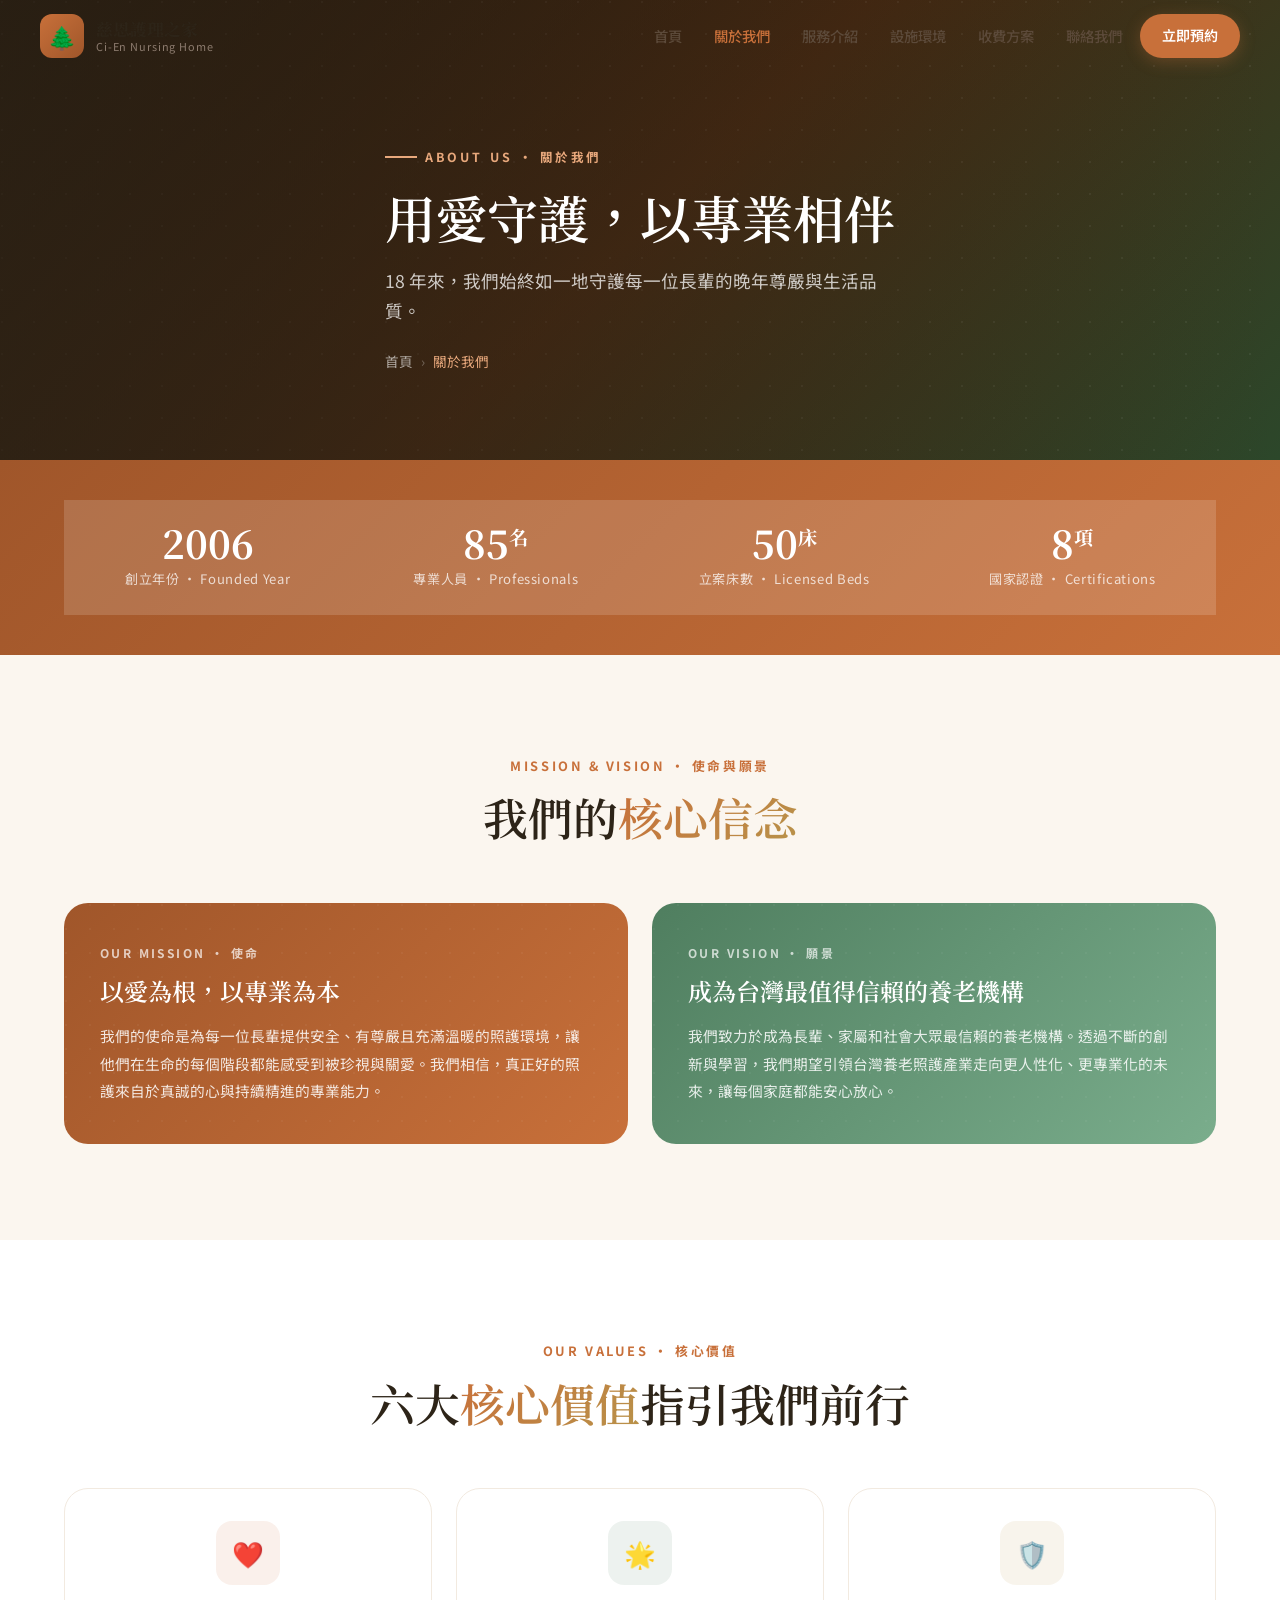
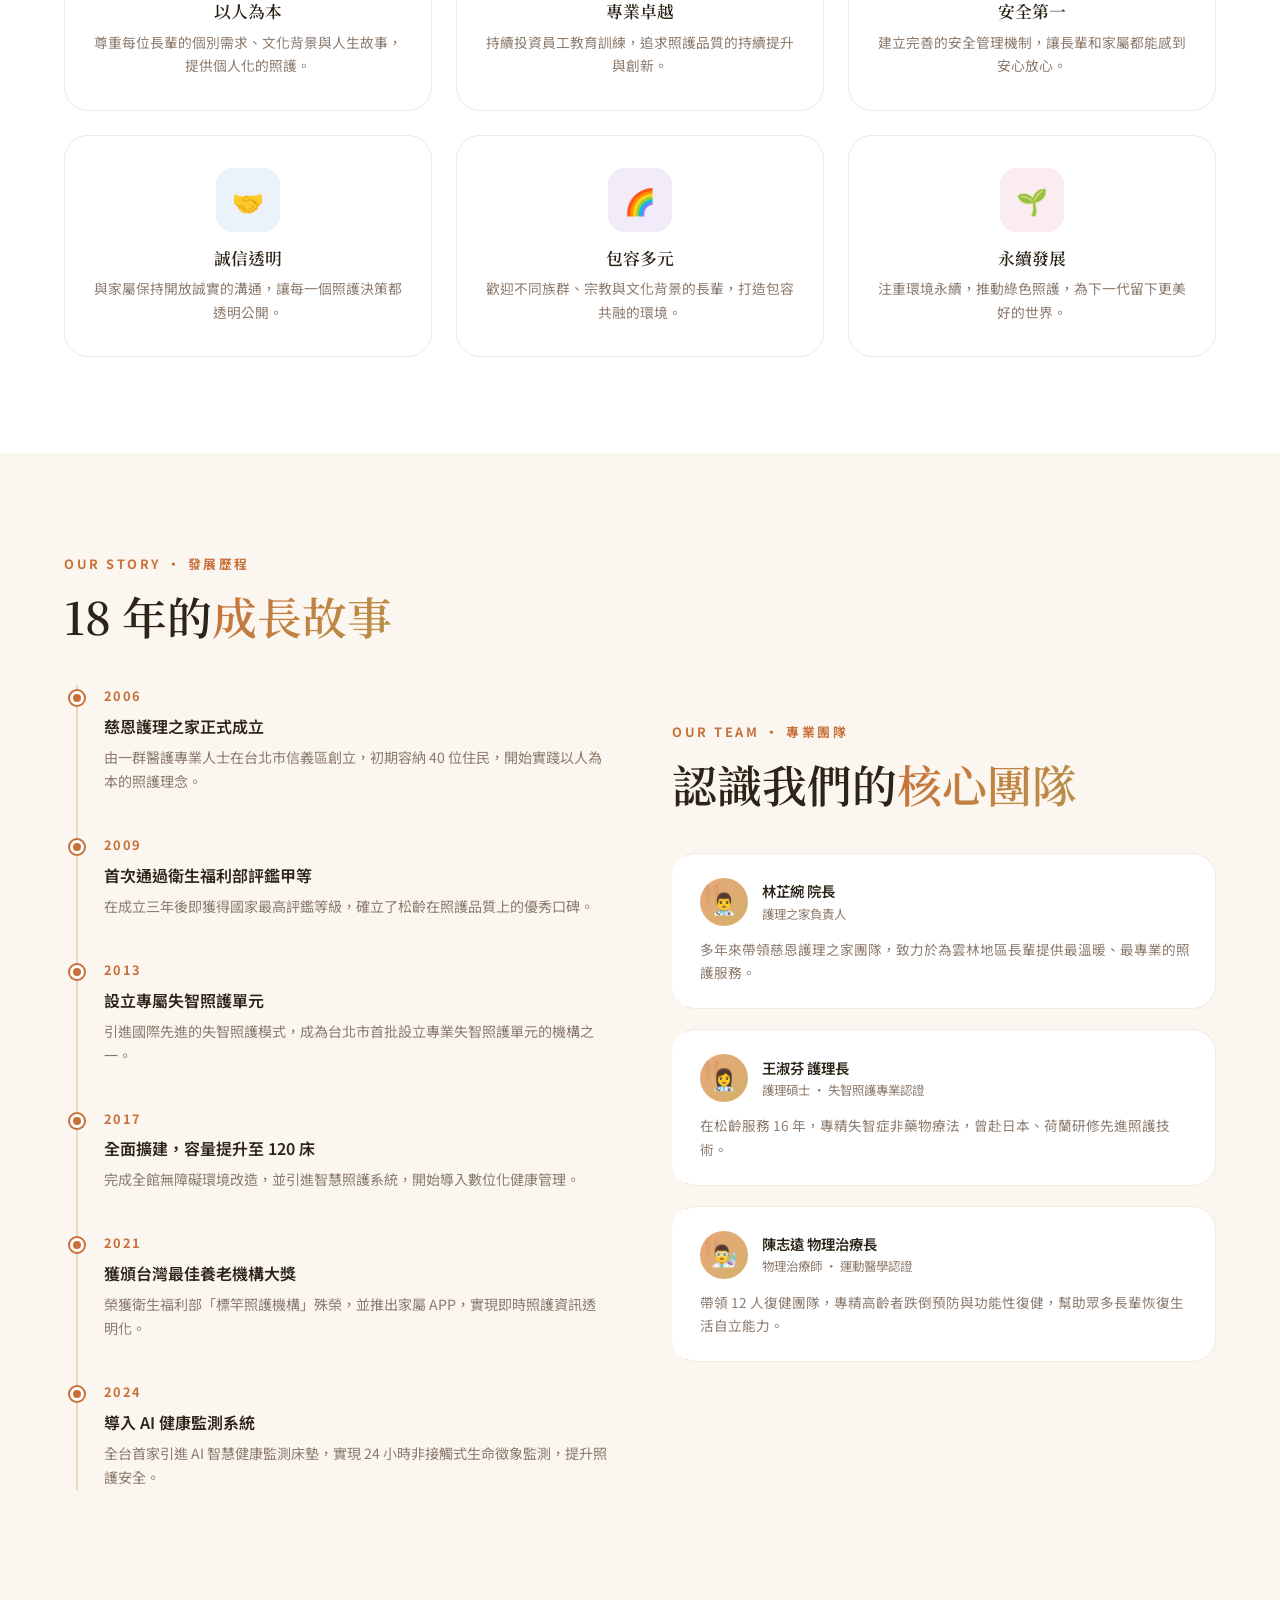
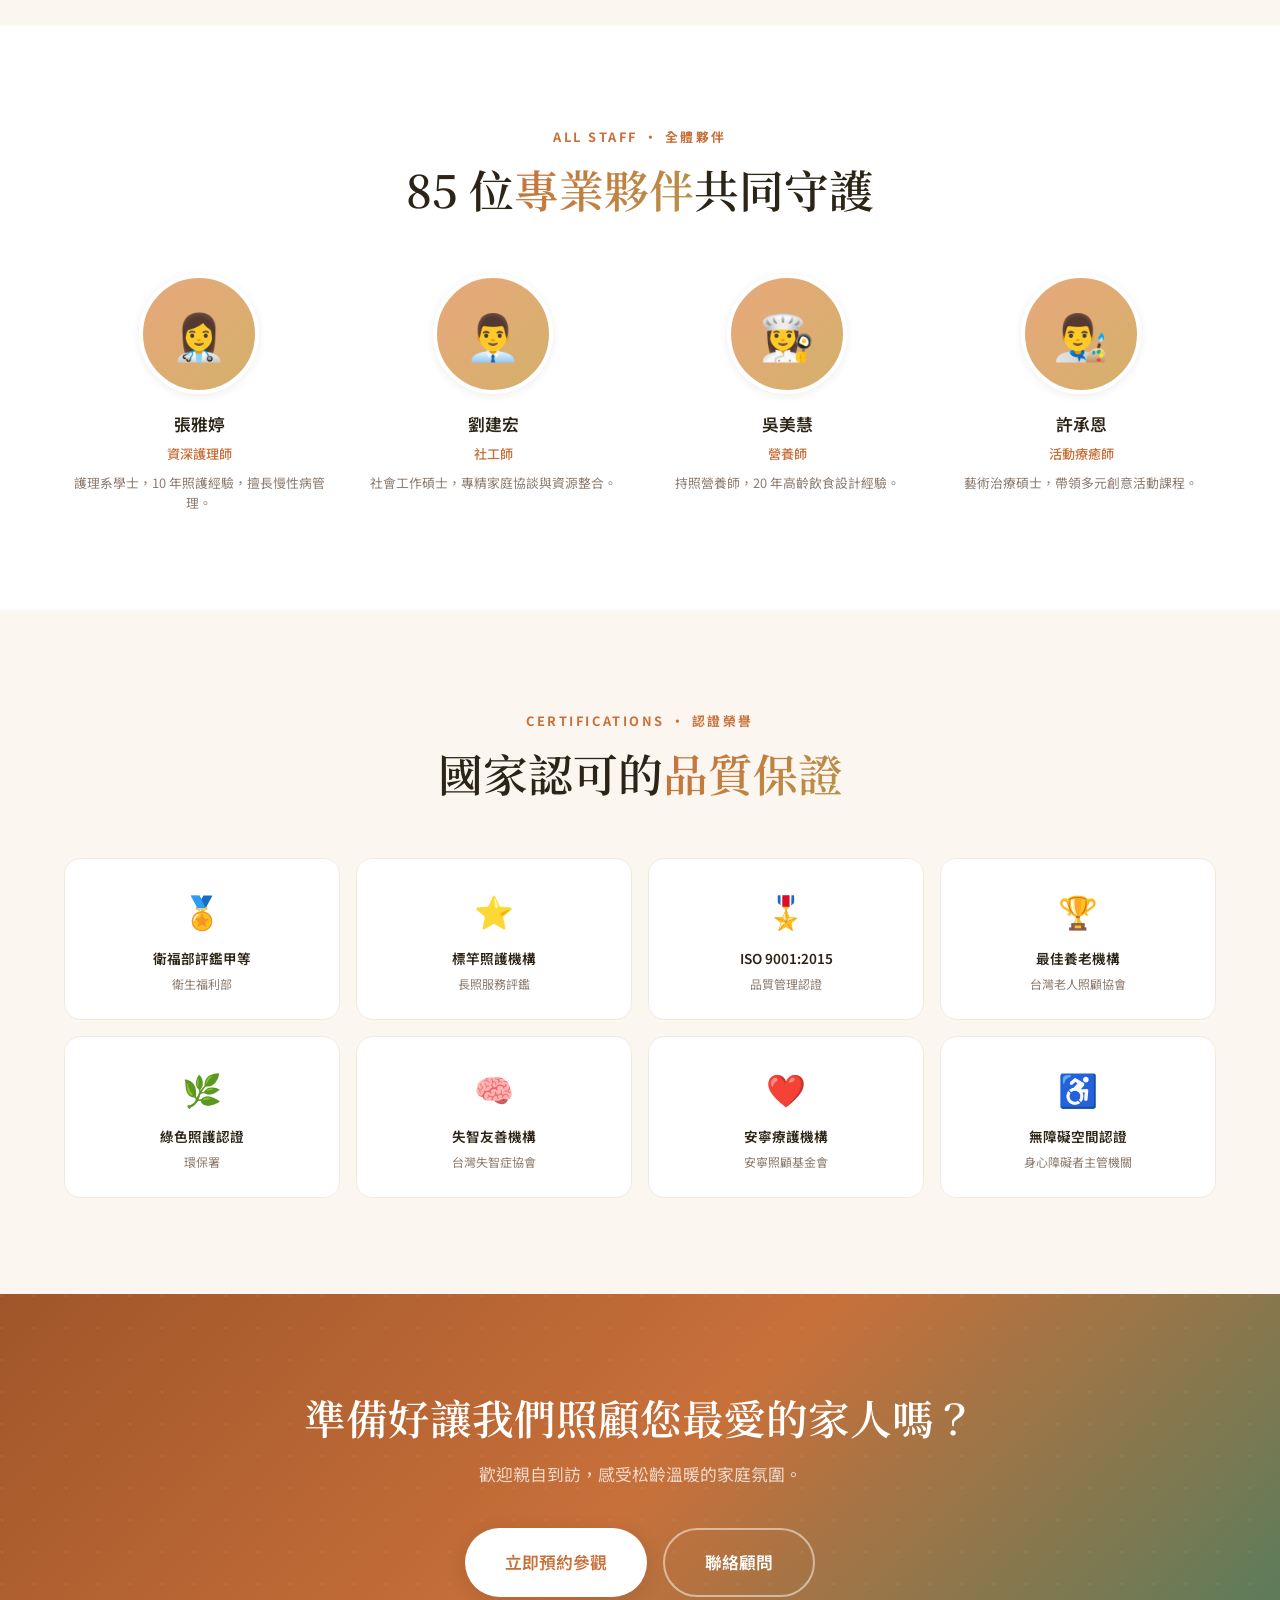
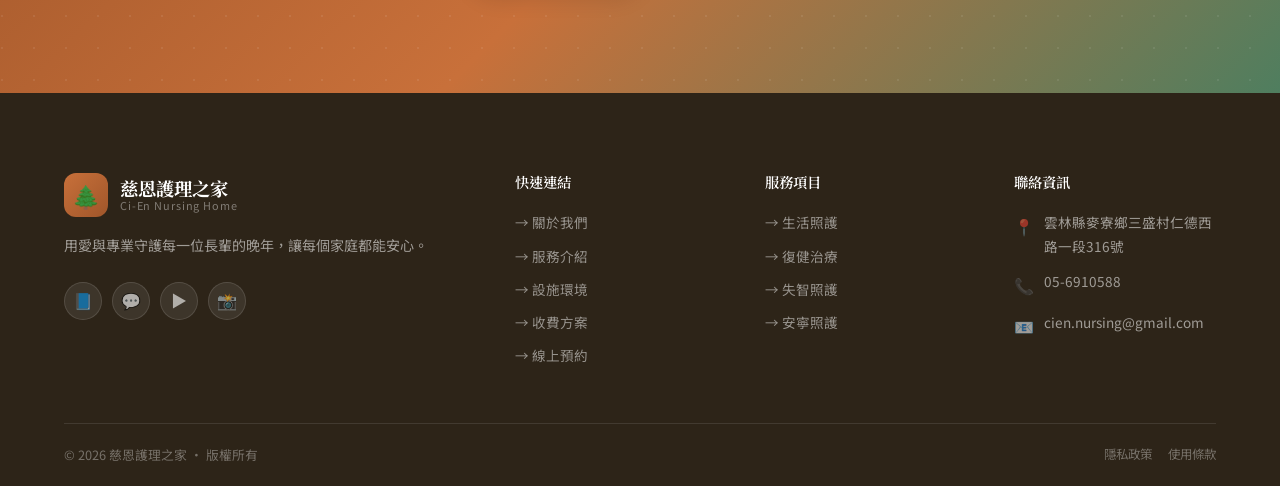
<file: about.html>
<!DOCTYPE html>
<html lang="zh-TW">
<head>
  <meta charset="UTF-8">
  <meta name="viewport" content="width=device-width, initial-scale=1.0">
  <title>關於我們 | 慈恩護理之家</title>
  <link rel="stylesheet" href="css/style.css">
  <link rel="stylesheet" href="https://cdnjs.cloudflare.com/ajax/libs/font-awesome/6.5.0/css/all.min.css">
  <style>
    .timeline { position: relative; padding-left: 40px; }
    .timeline::before { content:''; position:absolute; left:12px; top:0; bottom:0; width:2px; background:var(--border); }

    .timeline-item { position:relative; margin-bottom:40px; }
    .timeline-item::before {
      content:'';
      position:absolute;
      left:-34px; top:6px;
      width:14px; height:14px;
      border-radius:50%;
      background:var(--primary);
      border:3px solid var(--bg-white);
      box-shadow:0 0 0 2px var(--primary);
    }

    .timeline-year { font-size:.8rem; font-weight:700; color:var(--primary); letter-spacing:.1em; margin-bottom:6px; }
    .timeline-title { font-size:1rem; font-weight:600; margin-bottom:6px; }
    .timeline-desc { font-size:.88rem; color:var(--text-light); line-height:1.7; }

    .values-grid { display:grid; grid-template-columns:repeat(3,1fr); gap:24px; }
    @media(max-width:800px){ .values-grid{ grid-template-columns:1fr 1fr; } }
    @media(max-width:500px){ .values-grid{ grid-template-columns:1fr; } }

    .value-card { padding:32px 28px; text-align:center; }
    .value-card .card-icon { margin:0 auto 16px; }
    .value-card h3 { font-size:1.05rem; margin-bottom:8px; }
    .value-card p  { font-size:.86rem; color:var(--text-light); line-height:1.7; }

    .cert-grid { display:grid; grid-template-columns:repeat(4,1fr); gap:16px; }
    @media(max-width:800px){ .cert-grid{ grid-template-columns:repeat(2,1fr); } }

    .cert-card {
      background:var(--bg-white);
      border:1.5px solid var(--border-light);
      border-radius:var(--radius-md);
      padding:24px 20px;
      text-align:center;
      transition:var(--transition);
    }
    .cert-card:hover { border-color:var(--gold); transform:translateY(-3px); box-shadow:var(--shadow-sm); }
    .cert-icon { font-size:2rem; margin-bottom:10px; }
    .cert-name { font-size:.85rem; font-weight:600; margin-bottom:4px; }
    .cert-org  { font-size:.75rem; color:var(--text-light); }

    .mission-vision {
      display:grid; grid-template-columns:1fr 1fr; gap:24px;
    }
    @media(max-width:600px){ .mission-vision{ grid-template-columns:1fr; } }

    .mv-card {
      padding:40px 36px;
      border-radius:var(--radius-lg);
      position:relative;
      overflow:hidden;
    }
    .mv-card::before {
      content:'';
      position:absolute; inset:0;
      opacity:.04;
      background-image:radial-gradient(circle at 2px 2px,currentColor 1px,transparent 0);
      background-size:24px 24px;
    }
    .mv-card.mission { background:linear-gradient(135deg,var(--primary-dark),var(--primary)); color:#fff; }
    .mv-card.vision  { background:linear-gradient(135deg,var(--secondary),var(--secondary-light)); color:#fff; }

    .mv-label { font-size:.75rem; font-weight:700; letter-spacing:.2em; text-transform:uppercase; opacity:.7; margin-bottom:12px; }
    .mv-card h3 { font-size:1.5rem; margin-bottom:16px; color:#fff; }
    .mv-card p  { font-size:.92rem; line-height:1.85; opacity:.85; }
  </style>
</head>
<body>

<nav class="navbar scrolled" id="navbar">
  <div class="nav-inner">
    <a href="index.html" class="nav-logo">
      <div class="nav-logo-icon">🌲</div>
      <div class="nav-logo-text">
        <div class="nav-logo-zh">慈恩護理之家</div>
        <div class="nav-logo-en">Ci-En Nursing Home</div>
      </div>
    </a>
    <div class="nav-links" id="navLinks">
      <a href="index.html"      class="nav-link">首頁</a>
      <a href="about.html"      class="nav-link active">關於我們</a>
      <a href="services.html"   class="nav-link">服務介紹</a>
      <a href="facilities.html" class="nav-link">設施環境</a>
      <a href="pricing.html"    class="nav-link">收費方案</a>
      <a href="contact.html"    class="nav-link">聯絡我們</a>
      <a href="booking.html"    class="nav-link nav-cta">立即預約</a>
    </div>
    <button class="nav-hamburger" id="hamburger"><span></span><span></span><span></span></button>
  </div>
</nav>

<!-- Hero -->
<section class="page-hero">
  <div class="page-hero-bg" style="background:linear-gradient(135deg,rgba(30,18,6,.90),rgba(80,45,18,.82),rgba(50,90,55,.75)) center/cover no-repeat,url('https://images.unsplash.com/photo-1559839734-2b71ea197ec2?auto=format&fit=crop&w=1600&h=700&q=85') center top/cover no-repeat;"></div>
  <div class="page-hero-pattern"></div>
  <div class="page-hero-overlay"></div>
  <div class="container page-hero-content">
    <div class="page-hero-label">About Us · 關於我們</div>
    <h1>用愛守護，以專業相伴</h1>
    <p>18 年來，我們始終如一地守護每一位長輩的晚年尊嚴與生活品質。</p>
    <div class="breadcrumb">
      <a href="index.html">首頁</a>
      <span class="sep">›</span>
      <span class="current">關於我們</span>
    </div>
  </div>
</section>

<!-- Stats -->
<div class="stats-bar">
  <div class="container">
    <div class="stats-grid">
      <div class="stat-item reveal">
        <div class="stat-number"><span data-count="2006">0</span></div>
        <div class="stat-label">創立年份 · Founded Year</div>
      </div>
      <div class="stat-item reveal delay-1">
        <div class="stat-number"><span data-count="85">0</span><sup>名</sup></div>
        <div class="stat-label">專業人員 · Professionals</div>
      </div>
      <div class="stat-item reveal delay-2">
        <div class="stat-number"><span data-count="50">0</span><sup>床</sup></div>
        <div class="stat-label">立案床數 · Licensed Beds</div>
      </div>
      <div class="stat-item reveal delay-3">
        <div class="stat-number"><span data-count="8">0</span><sup>項</sup></div>
        <div class="stat-label">國家認證 · Certifications</div>
      </div>
    </div>
  </div>
</div>

<!-- Mission & Vision -->
<section class="section bg-cream">
  <div class="container">
    <div class="section-header center">
      <span class="section-label">Mission & Vision · 使命與願景</span>
      <h2 class="section-title">我們的<span>核心信念</span></h2>
    </div>
    <div class="mission-vision reveal">
      <div class="mv-card mission">
        <div class="mv-label">Our Mission · 使命</div>
        <h3>以愛為根，以專業為本</h3>
        <p>我們的使命是為每一位長輩提供安全、有尊嚴且充滿溫暖的照護環境，讓他們在生命的每個階段都能感受到被珍視與關愛。我們相信，真正好的照護來自於真誠的心與持續精進的專業能力。</p>
      </div>
      <div class="mv-card vision">
        <div class="mv-label">Our Vision · 願景</div>
        <h3>成為台灣最值得信賴的養老機構</h3>
        <p>我們致力於成為長輩、家屬和社會大眾最信賴的養老機構。透過不斷的創新與學習，我們期望引領台灣養老照護產業走向更人性化、更專業化的未來，讓每個家庭都能安心放心。</p>
      </div>
    </div>
  </div>
</section>

<!-- Values -->
<section class="section bg-white">
  <div class="container">
    <div class="section-header center">
      <span class="section-label">Our Values · 核心價值</span>
      <h2 class="section-title">六大<span>核心價值</span>指引我們前行</h2>
    </div>
    <div class="values-grid">
      <div class="card value-card reveal">
        <div class="card-icon orange">❤️</div>
        <h3>以人為本</h3>
        <p>尊重每位長輩的個別需求、文化背景與人生故事，提供個人化的照護。</p>
      </div>
      <div class="card value-card reveal delay-1">
        <div class="card-icon green">🌟</div>
        <h3>專業卓越</h3>
        <p>持續投資員工教育訓練，追求照護品質的持續提升與創新。</p>
      </div>
      <div class="card value-card reveal delay-2">
        <div class="card-icon gold">🛡️</div>
        <h3>安全第一</h3>
        <p>建立完善的安全管理機制，讓長輩和家屬都能感到安心放心。</p>
      </div>
      <div class="card value-card reveal">
        <div class="card-icon blue">🤝</div>
        <h3>誠信透明</h3>
        <p>與家屬保持開放誠實的溝通，讓每一個照護決策都透明公開。</p>
      </div>
      <div class="card value-card reveal delay-1">
        <div class="card-icon purple">🌈</div>
        <h3>包容多元</h3>
        <p>歡迎不同族群、宗教與文化背景的長輩，打造包容共融的環境。</p>
      </div>
      <div class="card value-card reveal delay-2">
        <div class="card-icon rose">🌱</div>
        <h3>永續發展</h3>
        <p>注重環境永續，推動綠色照護，為下一代留下更美好的世界。</p>
      </div>
    </div>
  </div>
</section>

<!-- History Timeline -->
<section class="section bg-cream">
  <div class="container">
    <div class="grid-2" style="gap:64px;">
      <div class="reveal">
        <span class="section-label">Our Story · 發展歷程</span>
        <h2 class="section-title" style="margin-bottom:40px;">18 年的<span>成長故事</span></h2>
        <div class="timeline">
          <div class="timeline-item">
            <div class="timeline-year">2006</div>
            <div class="timeline-title">慈恩護理之家正式成立</div>
            <div class="timeline-desc">由一群醫護專業人士在台北市信義區創立，初期容納 40 位住民，開始實踐以人為本的照護理念。</div>
          </div>
          <div class="timeline-item">
            <div class="timeline-year">2009</div>
            <div class="timeline-title">首次通過衛生福利部評鑑甲等</div>
            <div class="timeline-desc">在成立三年後即獲得國家最高評鑑等級，確立了松齡在照護品質上的優秀口碑。</div>
          </div>
          <div class="timeline-item">
            <div class="timeline-year">2013</div>
            <div class="timeline-title">設立專屬失智照護單元</div>
            <div class="timeline-desc">引進國際先進的失智照護模式，成為台北市首批設立專業失智照護單元的機構之一。</div>
          </div>
          <div class="timeline-item">
            <div class="timeline-year">2017</div>
            <div class="timeline-title">全面擴建，容量提升至 120 床</div>
            <div class="timeline-desc">完成全館無障礙環境改造，並引進智慧照護系統，開始導入數位化健康管理。</div>
          </div>
          <div class="timeline-item">
            <div class="timeline-year">2021</div>
            <div class="timeline-title">獲頒台灣最佳養老機構大獎</div>
            <div class="timeline-desc">榮獲衛生福利部「標竿照護機構」殊榮，並推出家屬 APP，實現即時照護資訊透明化。</div>
          </div>
          <div class="timeline-item">
            <div class="timeline-year">2024</div>
            <div class="timeline-title">導入 AI 健康監測系統</div>
            <div class="timeline-desc">全台首家引進 AI 智慧健康監測床墊，實現 24 小時非接觸式生命徵象監測，提升照護安全。</div>
          </div>
        </div>
      </div>

      <div class="reveal delay-2">
        <span class="section-label">Our Team · 專業團隊</span>
        <h2 class="section-title" style="margin-bottom:40px;">認識我們的<span>核心團隊</span></h2>
        <div style="display:flex;flex-direction:column;gap:20px;">
          <div class="testimonial-card" style="padding:24px;">
            <div class="testimonial-author" style="margin-bottom:12px;">
              <div class="testimonial-avatar">👨‍⚕️</div>
              <div>
                <div class="testimonial-name">林芷綩 院長</div>
                <div class="testimonial-role">護理之家負責人</div>
              </div>
            </div>
            <p style="font-size:.85rem;color:var(--text-light);line-height:1.7;">多年來帶領慈恩護理之家團隊，致力於為雲林地區長輩提供最溫暖、最專業的照護服務。</p>
          </div>
          <div class="testimonial-card" style="padding:24px;">
            <div class="testimonial-author" style="margin-bottom:12px;">
              <div class="testimonial-avatar">👩‍⚕️</div>
              <div>
                <div class="testimonial-name">王淑芬 護理長</div>
                <div class="testimonial-role">護理碩士 · 失智照護專業認證</div>
              </div>
            </div>
            <p style="font-size:.85rem;color:var(--text-light);line-height:1.7;">在松齡服務 16 年，專精失智症非藥物療法，曾赴日本、荷蘭研修先進照護技術。</p>
          </div>
          <div class="testimonial-card" style="padding:24px;">
            <div class="testimonial-author" style="margin-bottom:12px;">
              <div class="testimonial-avatar">👨‍🔬</div>
              <div>
                <div class="testimonial-name">陳志遠 物理治療長</div>
                <div class="testimonial-role">物理治療師 · 運動醫學認證</div>
              </div>
            </div>
            <p style="font-size:.85rem;color:var(--text-light);line-height:1.7;">帶領 12 人復健團隊，專精高齡者跌倒預防與功能性復健，幫助眾多長輩恢復生活自立能力。</p>
          </div>
        </div>
      </div>
    </div>
  </div>
</section>

<!-- Full Team -->
<section class="section bg-white">
  <div class="container">
    <div class="section-header center">
      <span class="section-label">All Staff · 全體夥伴</span>
      <h2 class="section-title">85 位<span>專業夥伴</span>共同守護</h2>
    </div>
    <div class="team-grid">
      <div class="team-card reveal">
        <div class="team-avatar">👩‍⚕️</div>
        <div class="team-name">張雅婷</div>
        <div class="team-title">資深護理師</div>
        <div class="team-bio">護理系學士，10 年照護經驗，擅長慢性病管理。</div>
      </div>
      <div class="team-card reveal delay-1">
        <div class="team-avatar">👨‍💼</div>
        <div class="team-name">劉建宏</div>
        <div class="team-title">社工師</div>
        <div class="team-bio">社會工作碩士，專精家庭協談與資源整合。</div>
      </div>
      <div class="team-card reveal delay-2">
        <div class="team-avatar">👩‍🍳</div>
        <div class="team-name">吳美慧</div>
        <div class="team-title">營養師</div>
        <div class="team-bio">持照營養師，20 年高齡飲食設計經驗。</div>
      </div>
      <div class="team-card reveal delay-3">
        <div class="team-avatar">👨‍🎨</div>
        <div class="team-name">許承恩</div>
        <div class="team-title">活動療癒師</div>
        <div class="team-bio">藝術治療碩士，帶領多元創意活動課程。</div>
      </div>
    </div>
  </div>
</section>

<!-- Certifications -->
<section class="section bg-cream">
  <div class="container">
    <div class="section-header center">
      <span class="section-label">Certifications · 認證榮譽</span>
      <h2 class="section-title">國家認可的<span>品質保證</span></h2>
    </div>
    <div class="cert-grid">
      <div class="cert-card reveal">
        <div class="cert-icon">🏅</div>
        <div class="cert-name">衛福部評鑑甲等</div>
        <div class="cert-org">衛生福利部</div>
      </div>
      <div class="cert-card reveal delay-1">
        <div class="cert-icon">⭐</div>
        <div class="cert-name">標竿照護機構</div>
        <div class="cert-org">長照服務評鑑</div>
      </div>
      <div class="cert-card reveal delay-2">
        <div class="cert-icon">🎖️</div>
        <div class="cert-name">ISO 9001:2015</div>
        <div class="cert-org">品質管理認證</div>
      </div>
      <div class="cert-card reveal delay-3">
        <div class="cert-icon">🏆</div>
        <div class="cert-name">最佳養老機構</div>
        <div class="cert-org">台灣老人照顧協會</div>
      </div>
      <div class="cert-card reveal">
        <div class="cert-icon">🌿</div>
        <div class="cert-name">綠色照護認證</div>
        <div class="cert-org">環保署</div>
      </div>
      <div class="cert-card reveal delay-1">
        <div class="cert-icon">🧠</div>
        <div class="cert-name">失智友善機構</div>
        <div class="cert-org">台灣失智症協會</div>
      </div>
      <div class="cert-card reveal delay-2">
        <div class="cert-icon">❤️</div>
        <div class="cert-name">安寧療護機構</div>
        <div class="cert-org">安寧照顧基金會</div>
      </div>
      <div class="cert-card reveal delay-3">
        <div class="cert-icon">♿</div>
        <div class="cert-name">無障礙空間認證</div>
        <div class="cert-org">身心障礙者主管機關</div>
      </div>
    </div>
  </div>
</section>

<!-- CTA -->
<section class="cta-section">
  <div class="container" style="position:relative;z-index:1;">
    <h2>準備好讓我們照顧您最愛的家人嗎？</h2>
    <p>歡迎親自到訪，感受松齡溫暖的家庭氛圍。</p>
    <div class="cta-buttons">
      <a href="booking.html" class="btn btn-white btn-lg">立即預約參觀</a>
      <a href="contact.html" class="btn btn-secondary btn-lg" style="border-color:rgba(255,255,255,.5);color:#fff;">聯絡顧問</a>
    </div>
  </div>
</section>

<!-- Footer -->
<footer class="footer">
  <div class="container">
    <div class="footer-grid">
      <div class="footer-brand">
        <div class="nav-logo" style="margin-bottom:16px;">
          <div class="nav-logo-icon">🌲</div>
          <div class="nav-logo-text">
            <div class="nav-logo-zh">慈恩護理之家</div>
            <div class="nav-logo-en">Ci-En Nursing Home</div>
          </div>
        </div>
        <p class="footer-desc">用愛與專業守護每一位長輩的晚年，讓每個家庭都能安心。</p>
        <div class="footer-social">
          <a href="#" class="social-btn">📘</a>
          <a href="#" class="social-btn">💬</a>
          <a href="#" class="social-btn">▶️</a>
          <a href="#" class="social-btn">📸</a>
        </div>
      </div>
      <div class="footer-col">
        <h4>快速連結</h4>
        <div class="footer-links">
          <a href="about.html"      class="footer-link">→ 關於我們</a>
          <a href="services.html"   class="footer-link">→ 服務介紹</a>
          <a href="facilities.html" class="footer-link">→ 設施環境</a>
          <a href="pricing.html"    class="footer-link">→ 收費方案</a>
          <a href="booking.html"    class="footer-link">→ 線上預約</a>
        </div>
      </div>
      <div class="footer-col">
        <h4>服務項目</h4>
        <div class="footer-links">
          <a href="services.html" class="footer-link">→ 生活照護</a>
          <a href="services.html" class="footer-link">→ 復健治療</a>
          <a href="services.html" class="footer-link">→ 失智照護</a>
          <a href="services.html" class="footer-link">→ 安寧照護</a>
        </div>
      </div>
      <div class="footer-col">
        <h4>聯絡資訊</h4>
        <div class="footer-contact-item"><span class="footer-contact-icon">📍</span><span>雲林縣麥寮鄉三盛村仁德西路一段316號</span></div>
        <div class="footer-contact-item"><span class="footer-contact-icon">📞</span><span>05-6910588</span></div>
        <div class="footer-contact-item"><span class="footer-contact-icon">📧</span><span>cien.nursing@gmail.com</span></div>
      </div>
    </div>
    <div class="footer-bottom">
      <div class="footer-copy">© 2026 慈恩護理之家 · 版權所有</div>
      <div class="footer-legal"><a href="#">隱私政策</a><a href="#">使用條款</a></div>
    </div>
  </div>
</footer>

<button class="back-to-top" id="backToTop">↑</button>
<div class="toast" id="toast"></div>
<script src="js/main.js"></script>
</body>
</html>
</file>
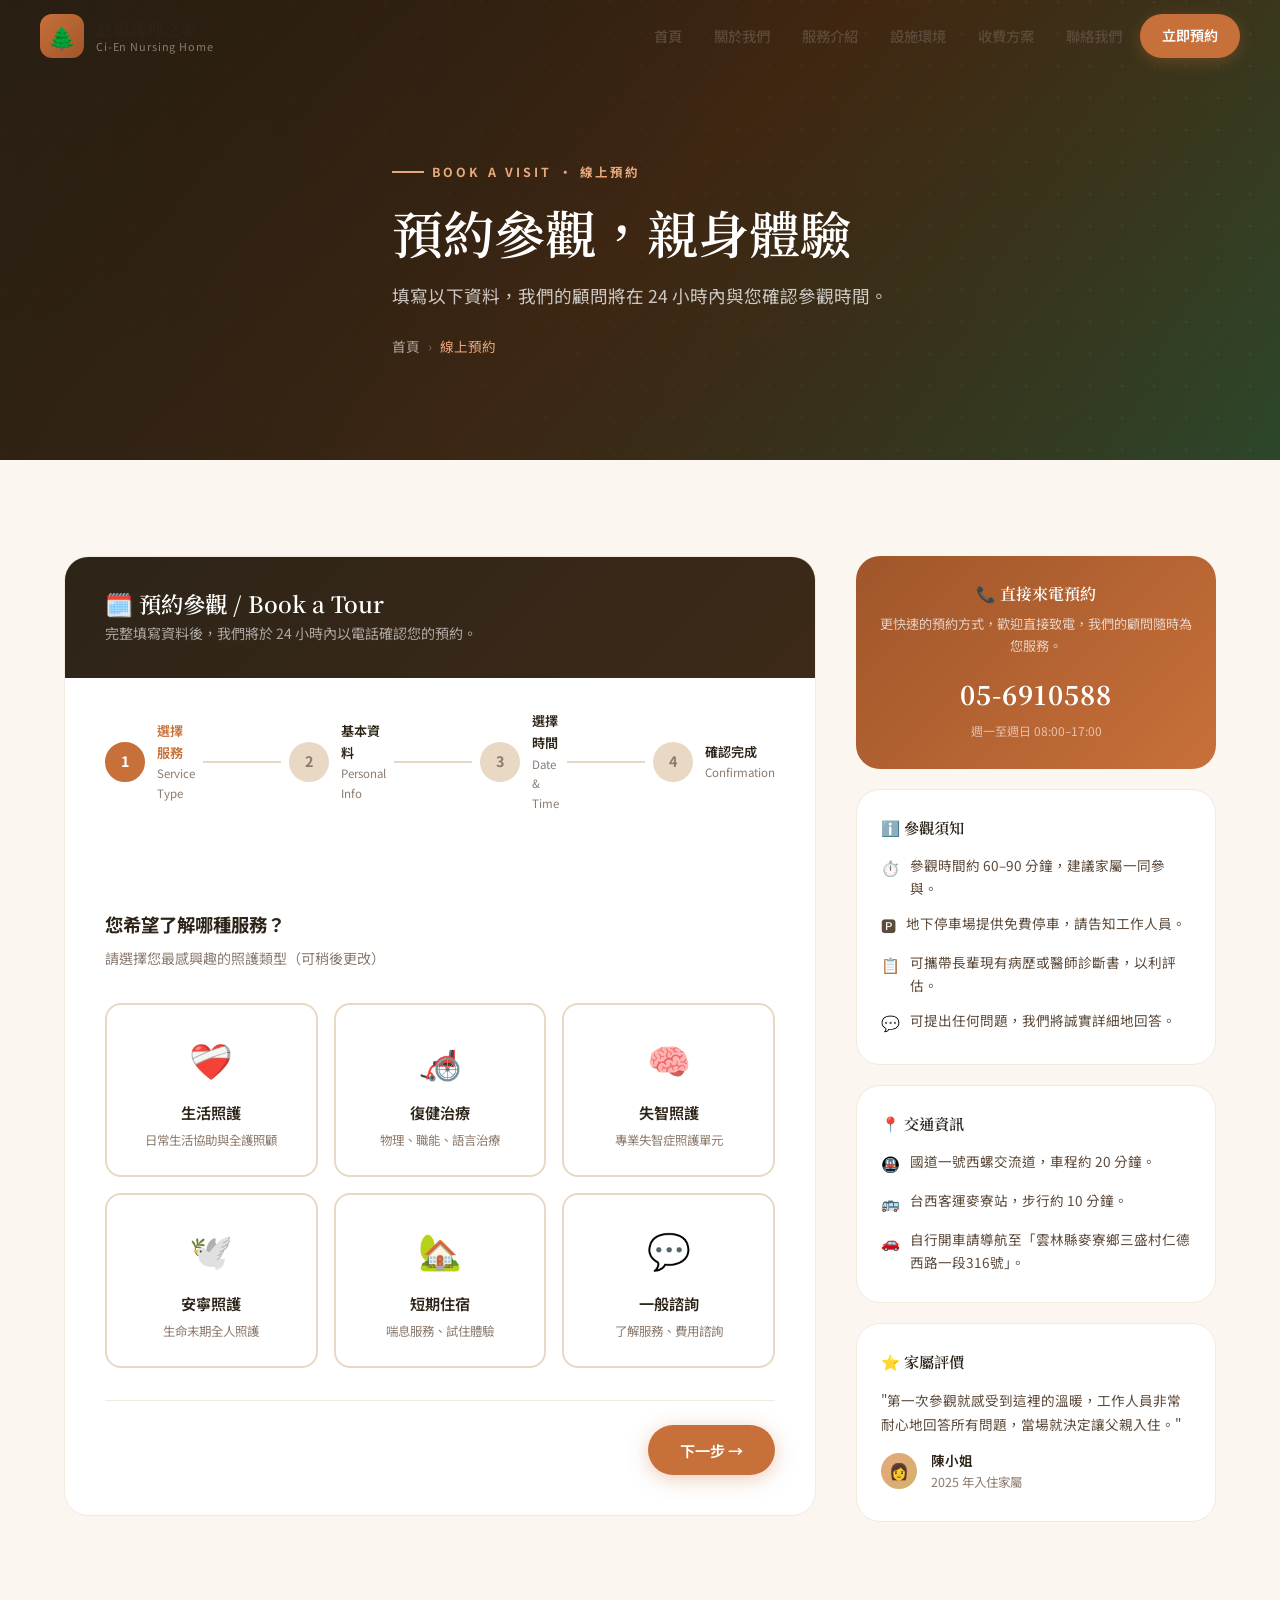
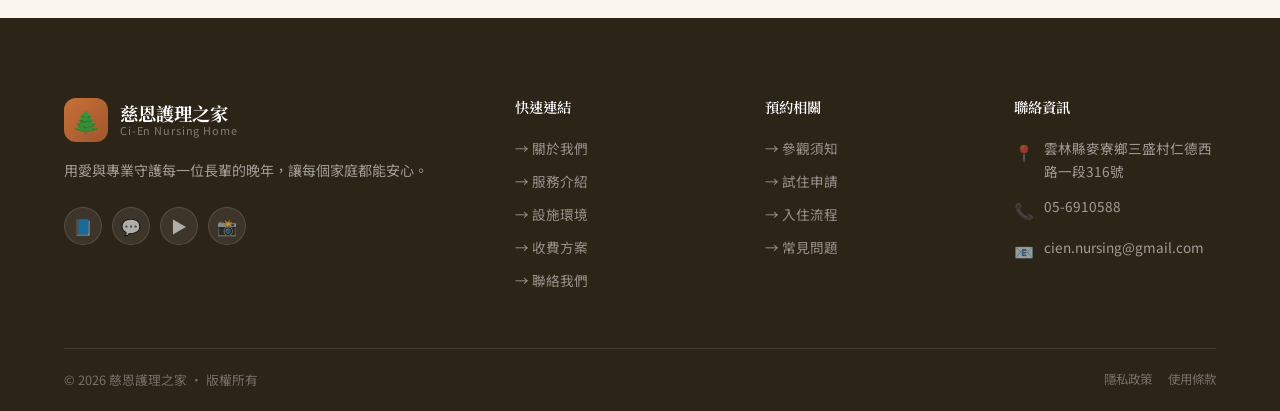
<file: booking.html>
<!DOCTYPE html>
<html lang="zh-TW">
<head>
  <meta charset="UTF-8">
  <meta name="viewport" content="width=device-width, initial-scale=1.0">
  <title>線上預約 | 慈恩護理之家</title>
  <link rel="stylesheet" href="css/style.css">
  <link rel="stylesheet" href="https://cdnjs.cloudflare.com/ajax/libs/font-awesome/6.5.0/css/all.min.css">
  <style>
    .booking-layout {
      display: grid;
      grid-template-columns: 1fr 360px;
      gap: 40px;
      align-items: start;
    }
    @media(max-width:1000px){ .booking-layout{ grid-template-columns:1fr; } }

    .booking-main {
      background: var(--bg-white);
      border-radius: var(--radius-lg);
      border: 1.5px solid var(--border-light);
      overflow: hidden;
    }

    .booking-header {
      padding: 32px 40px;
      background: linear-gradient(135deg, var(--text-dark), #3D2A18);
      color: #fff;
    }
    .booking-header h2 { color:#fff; font-size:1.4rem; margin-bottom:4px; }
    .booking-header p  { color:rgba(255,255,255,.6); font-size:.88rem; }

    .booking-body { padding: 40px; }

    .booking-sidebar {
      display: flex;
      flex-direction: column;
      gap: 20px;
    }

    .sidebar-card {
      background: var(--bg-white);
      border-radius: var(--radius-lg);
      border: 1.5px solid var(--border-light);
      padding: 28px 24px;
    }

    .sidebar-card h4 {
      font-size: .95rem;
      margin-bottom: 16px;
      color: var(--text-dark);
      display: flex;
      align-items: center;
      gap: 8px;
    }

    .sidebar-info-item {
      display: flex;
      align-items: flex-start;
      gap: 10px;
      margin-bottom: 12px;
      font-size: .85rem;
      color: var(--text-medium);
    }
    .sidebar-info-item:last-child { margin-bottom:0; }
    .sidebar-info-icon { font-size:.95rem; flex-shrink:0; margin-top:1px; }

    .quick-call {
      background: linear-gradient(135deg, var(--primary-dark), var(--primary));
      border-radius: var(--radius-lg);
      padding: 28px 24px;
      color: #fff;
      text-align: center;
    }
    .quick-call h4 { color:#fff; font-size:1rem; margin-bottom:8px; }
    .quick-call p  { color:rgba(255,255,255,.7); font-size:.82rem; margin-bottom:16px; }
    .quick-call-number {
      font-family: 'Noto Serif TC',serif;
      font-size: 1.6rem;
      font-weight: 700;
      letter-spacing: .04em;
      margin-bottom: 4px;
    }
    .quick-call-time { font-size:.75rem; color:rgba(255,255,255,.6); }

    .time-slots { display:grid; grid-template-columns:1fr 1fr; gap:10px; }
    .time-slot {
      display: flex;
      align-items: center;
      gap: 8px;
      padding: 12px 14px;
      border: 1.5px solid var(--border);
      border-radius: var(--radius-sm);
      cursor: pointer;
      transition: var(--transition);
      font-size: .88rem;
    }
    .time-slot:hover          { border-color:var(--primary-light); }
    .time-slot input[type="radio"] { accent-color:var(--primary); width:16px; height:16px; flex-shrink:0; }
    .time-slot:has(input:checked) { border-color:var(--primary); background:rgba(200,112,58,.06); font-weight:600; color:var(--primary); }

    .step-panel-title { font-size:1.15rem; font-weight:700; margin-bottom:6px; color:var(--text-dark); }
    .step-panel-sub   { font-size:.88rem; color:var(--text-light); margin-bottom:32px; }

    .booking-nav {
      display:flex; justify-content:space-between; align-items:center;
      margin-top:32px; padding-top:24px;
      border-top:1px solid var(--border-light);
    }

    .booking-steps-wrap {
      padding: 32px 40px 0;
    }
  </style>
</head>
<body>

<nav class="navbar scrolled" id="navbar">
  <div class="nav-inner">
    <a href="index.html" class="nav-logo">
      <div class="nav-logo-icon">🌲</div>
      <div class="nav-logo-text">
        <div class="nav-logo-zh">慈恩護理之家</div>
        <div class="nav-logo-en">Ci-En Nursing Home</div>
      </div>
    </a>
    <div class="nav-links" id="navLinks">
      <a href="index.html"      class="nav-link">首頁</a>
      <a href="about.html"      class="nav-link">關於我們</a>
      <a href="services.html"   class="nav-link">服務介紹</a>
      <a href="facilities.html" class="nav-link">設施環境</a>
      <a href="pricing.html"    class="nav-link">收費方案</a>
      <a href="contact.html"    class="nav-link">聯絡我們</a>
      <a href="booking.html"    class="nav-link nav-cta active">立即預約</a>
    </div>
    <button class="nav-hamburger" id="hamburger"><span></span><span></span><span></span></button>
  </div>
</nav>

<section class="page-hero">
  <div class="page-hero-bg" style="background:linear-gradient(135deg,rgba(30,18,6,.90),rgba(80,45,18,.82),rgba(50,90,55,.75)) center/cover no-repeat,url('https://images.unsplash.com/photo-1559839734-2b71ea197ec2?auto=format&fit=crop&w=1600&h=700&q=85') center top/cover no-repeat;"></div>
  <div class="page-hero-pattern"></div>
  <div class="page-hero-overlay"></div>
  <div class="container page-hero-content">
    <div class="page-hero-label">Book a Visit · 線上預約</div>
    <h1>預約參觀，親身體驗</h1>
    <p>填寫以下資料，我們的顧問將在 24 小時內與您確認參觀時間。</p>
    <div class="breadcrumb">
      <a href="index.html">首頁</a><span class="sep">›</span>
      <span class="current">線上預約</span>
    </div>
  </div>
</section>

<section class="section bg-cream">
  <div class="container">
    <div class="booking-layout">

      <!-- Main Form -->
      <div class="booking-main booking-form-wrap">
        <div class="booking-header">
          <h2>🗓️ 預約參觀 / Book a Tour</h2>
          <p>完整填寫資料後，我們將於 24 小時內以電話確認您的預約。</p>
        </div>

        <!-- Steps -->
        <div class="booking-steps-wrap">
          <div class="booking-steps">
            <div class="step active">
              <div class="step-num">1</div>
              <div class="step-text">
                <div class="step-label">選擇服務</div>
                <div class="step-sublabel">Service Type</div>
              </div>
            </div>
            <div class="step-connector"></div>
            <div class="step">
              <div class="step-num">2</div>
              <div class="step-text">
                <div class="step-label">基本資料</div>
                <div class="step-sublabel">Personal Info</div>
              </div>
            </div>
            <div class="step-connector"></div>
            <div class="step">
              <div class="step-num">3</div>
              <div class="step-text">
                <div class="step-label">選擇時間</div>
                <div class="step-sublabel">Date & Time</div>
              </div>
            </div>
            <div class="step-connector"></div>
            <div class="step">
              <div class="step-num">4</div>
              <div class="step-text">
                <div class="step-label">確認完成</div>
                <div class="step-sublabel">Confirmation</div>
              </div>
            </div>
          </div>
        </div>

        <div class="booking-body">

          <!-- Step 1: Service -->
          <div class="booking-panel active">
            <div class="step-panel-title">您希望了解哪種服務？</div>
            <div class="step-panel-sub">請選擇您最感興趣的照護類型（可稍後更改）</div>

            <div class="service-options">
              <div class="service-option" data-service="daily">
                <div class="service-option-icon">❤️‍🩹</div>
                <div class="service-option-name">生活照護</div>
                <div class="service-option-desc">日常生活協助與全護照顧</div>
              </div>
              <div class="service-option" data-service="rehab">
                <div class="service-option-icon">🦽</div>
                <div class="service-option-name">復健治療</div>
                <div class="service-option-desc">物理、職能、語言治療</div>
              </div>
              <div class="service-option" data-service="dementia">
                <div class="service-option-icon">🧠</div>
                <div class="service-option-name">失智照護</div>
                <div class="service-option-desc">專業失智症照護單元</div>
              </div>
              <div class="service-option" data-service="palliative">
                <div class="service-option-icon">🕊️</div>
                <div class="service-option-name">安寧照護</div>
                <div class="service-option-desc">生命末期全人照護</div>
              </div>
              <div class="service-option" data-service="shortterm">
                <div class="service-option-icon">🏡</div>
                <div class="service-option-name">短期住宿</div>
                <div class="service-option-desc">喘息服務、試住體驗</div>
              </div>
              <div class="service-option" data-service="consult">
                <div class="service-option-icon">💬</div>
                <div class="service-option-name">一般諮詢</div>
                <div class="service-option-desc">了解服務、費用諮詢</div>
              </div>
            </div>

            <div class="booking-nav">
              <div></div>
              <button class="btn btn-primary" id="step1Next">下一步 →</button>
            </div>
          </div>

          <!-- Step 2: Personal Info -->
          <div class="booking-panel">
            <div class="step-panel-title">填寫基本資料</div>
            <div class="step-panel-sub">請填寫住民與聯絡人基本資訊，以便我們準備最適切的諮詢內容。</div>

            <div class="form-row">
              <div class="form-group">
                <label class="form-label">住民姓名 <span class="required">*</span></label>
                <input type="text" class="form-control" id="residentName" placeholder="請輸入長輩姓名">
              </div>
              <div class="form-group">
                <label class="form-label">住民年齡 <span class="required">*</span></label>
                <input type="number" class="form-control" id="residentAge" placeholder="例：78" min="50" max="120">
              </div>
            </div>

            <div class="form-group">
              <label class="form-label">主要健康狀況</label>
              <div style="display:flex;flex-wrap:wrap;gap:10px;margin-top:4px;">
                <label class="form-check"><input type="checkbox" value="stroke"> 腦中風</label>
                <label class="form-check"><input type="checkbox" value="dementia"> 失智症</label>
                <label class="form-check"><input type="checkbox" value="parkinson"> 巴金森氏症</label>
                <label class="form-check"><input type="checkbox" value="diabetes"> 糖尿病</label>
                <label class="form-check"><input type="checkbox" value="heart"> 心臟病</label>
                <label class="form-check"><input type="checkbox" value="fracture"> 骨折/術後</label>
                <label class="form-check"><input type="checkbox" value="other"> 其他</label>
              </div>
            </div>

            <div class="form-row">
              <div class="form-group">
                <label class="form-label">聯絡人姓名 <span class="required">*</span></label>
                <input type="text" class="form-control" id="contactName" placeholder="請輸入您的姓名">
              </div>
              <div class="form-group">
                <label class="form-label">與住民關係</label>
                <select class="form-control">
                  <option value="">請選擇</option>
                  <option>子女</option>
                  <option>配偶</option>
                  <option>媳婦/女婿</option>
                  <option>孫子女</option>
                  <option>其他親屬</option>
                  <option>本人</option>
                </select>
              </div>
            </div>

            <div class="form-row">
              <div class="form-group">
                <label class="form-label">聯絡電話 <span class="required">*</span></label>
                <input type="tel" class="form-control" id="contactPhone" placeholder="例：0912-345-678">
              </div>
              <div class="form-group">
                <label class="form-label">電子郵件</label>
                <input type="email" class="form-control" placeholder="example@mail.com">
              </div>
            </div>

            <div class="form-group">
              <label class="form-label">預計入住時間</label>
              <select class="form-control">
                <option value="">請選擇</option>
                <option>一個月內</option>
                <option>一到三個月</option>
                <option>三到六個月</option>
                <option>六個月以上</option>
                <option>尚在評估中</option>
              </select>
            </div>

            <div class="form-group">
              <label class="form-label">其他說明或問題</label>
              <textarea class="form-control" placeholder="如有特殊需求或想事先了解的問題，歡迎在此說明…"></textarea>
            </div>

            <div class="booking-nav">
              <button class="btn btn-secondary" id="step2Back">← 上一步</button>
              <button class="btn btn-primary" id="step2Next">下一步 →</button>
            </div>
          </div>

          <!-- Step 3: Date & Time -->
          <div class="booking-panel">
            <div class="step-panel-title">選擇參觀日期與時段</div>
            <div class="step-panel-sub">我們提供平日及週末參觀，導覽時間約 60–90 分鐘。</div>

            <div class="form-group">
              <label class="form-label">參觀日期 <span class="required">*</span></label>
              <input type="date" class="form-control" id="visitDate">
            </div>

            <div class="form-group">
              <label class="form-label">偏好時段 <span class="required">*</span></label>
              <div class="time-slots">
                <label class="time-slot">
                  <input type="radio" name="visitTime" value="09:00">
                  🌅 09:00–10:00
                </label>
                <label class="time-slot">
                  <input type="radio" name="visitTime" value="10:00">
                  ☀️ 10:00–11:00
                </label>
                <label class="time-slot">
                  <input type="radio" name="visitTime" value="11:00">
                  🌤 11:00–12:00
                </label>
                <label class="time-slot">
                  <input type="radio" name="visitTime" value="14:00">
                  🌞 14:00–15:00
                </label>
                <label class="time-slot">
                  <input type="radio" name="visitTime" value="15:00">
                  🌇 15:00–16:00
                </label>
                <label class="time-slot">
                  <input type="radio" name="visitTime" value="16:00">
                  🌆 16:00–17:00
                </label>
              </div>
            </div>

            <div class="form-group">
              <label class="form-label">預計參觀人數</label>
              <select class="form-control">
                <option>1 人</option>
                <option selected>2 人</option>
                <option>3 人</option>
                <option>4 人</option>
                <option>5 人以上</option>
              </select>
            </div>

            <div class="form-group">
              <label class="form-check">
                <input type="checkbox" checked>
                同意接收松齡相關照護資訊與活動通知
              </label>
            </div>

            <div class="booking-nav">
              <button class="btn btn-secondary" id="step3Back">← 上一步</button>
              <button class="btn btn-primary" id="step3Next">確認送出 ✓</button>
            </div>
          </div>

          <!-- Step 4: Success -->
          <div class="booking-panel">
            <div class="success-box">
              <div class="success-icon">✅</div>
              <h3>預約成功！</h3>
              <p>感謝您的預約，我們的照護顧問將於 24 小時內以電話與您確認參觀時間。</p>
              <div class="booking-ref">
                <div class="booking-ref-label">預約編號 · Booking Reference</div>
                <div class="booking-ref-num" id="bookingRef">NH000000</div>
              </div>
              <p style="font-size:.85rem;color:var(--text-light);margin-bottom:24px;">請截圖保存此編號，以便日後查詢預約狀態。</p>
              <div style="display:flex;gap:16px;justify-content:center;flex-wrap:wrap;">
                <a href="index.html" class="btn btn-secondary">回到首頁</a>
                <a href="facilities.html" class="btn btn-primary">先看看設施環境</a>
              </div>
            </div>
          </div>

        </div>
      </div>

      <!-- Sidebar -->
      <div class="booking-sidebar">
        <div class="quick-call">
          <h4>📞 直接來電預約</h4>
          <p>更快速的預約方式，歡迎直接致電，我們的顧問隨時為您服務。</p>
          <div class="quick-call-number">05-6910588</div>
          <div class="quick-call-time">週一至週日 08:00–17:00</div>
        </div>

        <div class="sidebar-card">
          <h4>ℹ️ 參觀須知</h4>
          <div class="sidebar-info-item">
            <span class="sidebar-info-icon">⏱️</span>
            <span>參觀時間約 60–90 分鐘，建議家屬一同參與。</span>
          </div>
          <div class="sidebar-info-item">
            <span class="sidebar-info-icon">🅿️</span>
            <span>地下停車場提供免費停車，請告知工作人員。</span>
          </div>
          <div class="sidebar-info-item">
            <span class="sidebar-info-icon">📋</span>
            <span>可攜帶長輩現有病歷或醫師診斷書，以利評估。</span>
          </div>
          <div class="sidebar-info-item">
            <span class="sidebar-info-icon">💬</span>
            <span>可提出任何問題，我們將誠實詳細地回答。</span>
          </div>
        </div>

        <div class="sidebar-card">
          <h4>📍 交通資訊</h4>
          <div class="sidebar-info-item">
            <span class="sidebar-info-icon">🚇</span>
            <span>國道一號西螺交流道，車程約 20 分鐘。</span>
          </div>
          <div class="sidebar-info-item">
            <span class="sidebar-info-icon">🚌</span>
            <span>台西客運麥寮站，步行約 10 分鐘。</span>
          </div>
          <div class="sidebar-info-item">
            <span class="sidebar-info-icon">🚗</span>
            <span>自行開車請導航至「雲林縣麥寮鄉三盛村仁德西路一段316號」。</span>
          </div>
        </div>

        <div class="sidebar-card">
          <h4>⭐ 家屬評價</h4>
          <div class="testimonial-text" style="font-size:.85rem;margin-bottom:12px;">"第一次參觀就感受到這裡的溫暖，工作人員非常耐心地回答所有問題，當場就決定讓父親入住。"</div>
          <div class="testimonial-author">
            <div class="testimonial-avatar" style="width:36px;height:36px;font-size:1rem;">👩</div>
            <div>
              <div class="testimonial-name" style="font-size:.85rem;">陳小姐</div>
              <div class="testimonial-role">2025 年入住家屬</div>
            </div>
          </div>
        </div>
      </div>
    </div>
  </div>
</section>

<footer class="footer">
  <div class="container">
    <div class="footer-grid">
      <div class="footer-brand">
        <div class="nav-logo" style="margin-bottom:16px;">
          <div class="nav-logo-icon">🌲</div>
          <div class="nav-logo-text">
            <div class="nav-logo-zh">慈恩護理之家</div>
            <div class="nav-logo-en">Ci-En Nursing Home</div>
          </div>
        </div>
        <p class="footer-desc">用愛與專業守護每一位長輩的晚年，讓每個家庭都能安心。</p>
        <div class="footer-social">
          <a href="#" class="social-btn">📘</a><a href="#" class="social-btn">💬</a>
          <a href="#" class="social-btn">▶️</a><a href="#" class="social-btn">📸</a>
        </div>
      </div>
      <div class="footer-col"><h4>快速連結</h4>
        <div class="footer-links">
          <a href="about.html"      class="footer-link">→ 關於我們</a>
          <a href="services.html"   class="footer-link">→ 服務介紹</a>
          <a href="facilities.html" class="footer-link">→ 設施環境</a>
          <a href="pricing.html"    class="footer-link">→ 收費方案</a>
          <a href="contact.html"    class="footer-link">→ 聯絡我們</a>
        </div>
      </div>
      <div class="footer-col"><h4>預約相關</h4>
        <div class="footer-links">
          <a href="#" class="footer-link">→ 參觀須知</a>
          <a href="#" class="footer-link">→ 試住申請</a>
          <a href="#" class="footer-link">→ 入住流程</a>
          <a href="#" class="footer-link">→ 常見問題</a>
        </div>
      </div>
      <div class="footer-col"><h4>聯絡資訊</h4>
        <div class="footer-contact-item"><span class="footer-contact-icon">📍</span><span>雲林縣麥寮鄉三盛村仁德西路一段316號</span></div>
        <div class="footer-contact-item"><span class="footer-contact-icon">📞</span><span>05-6910588</span></div>
        <div class="footer-contact-item"><span class="footer-contact-icon">📧</span><span>cien.nursing@gmail.com</span></div>
      </div>
    </div>
    <div class="footer-bottom">
      <div class="footer-copy">© 2026 慈恩護理之家 · 版權所有</div>
      <div class="footer-legal"><a href="#">隱私政策</a><a href="#">使用條款</a></div>
    </div>
  </div>
</footer>

<button class="back-to-top" id="backToTop">↑</button>
<div class="toast" id="toast"></div>
<script src="js/main.js"></script>
</body>
</html>
</file>
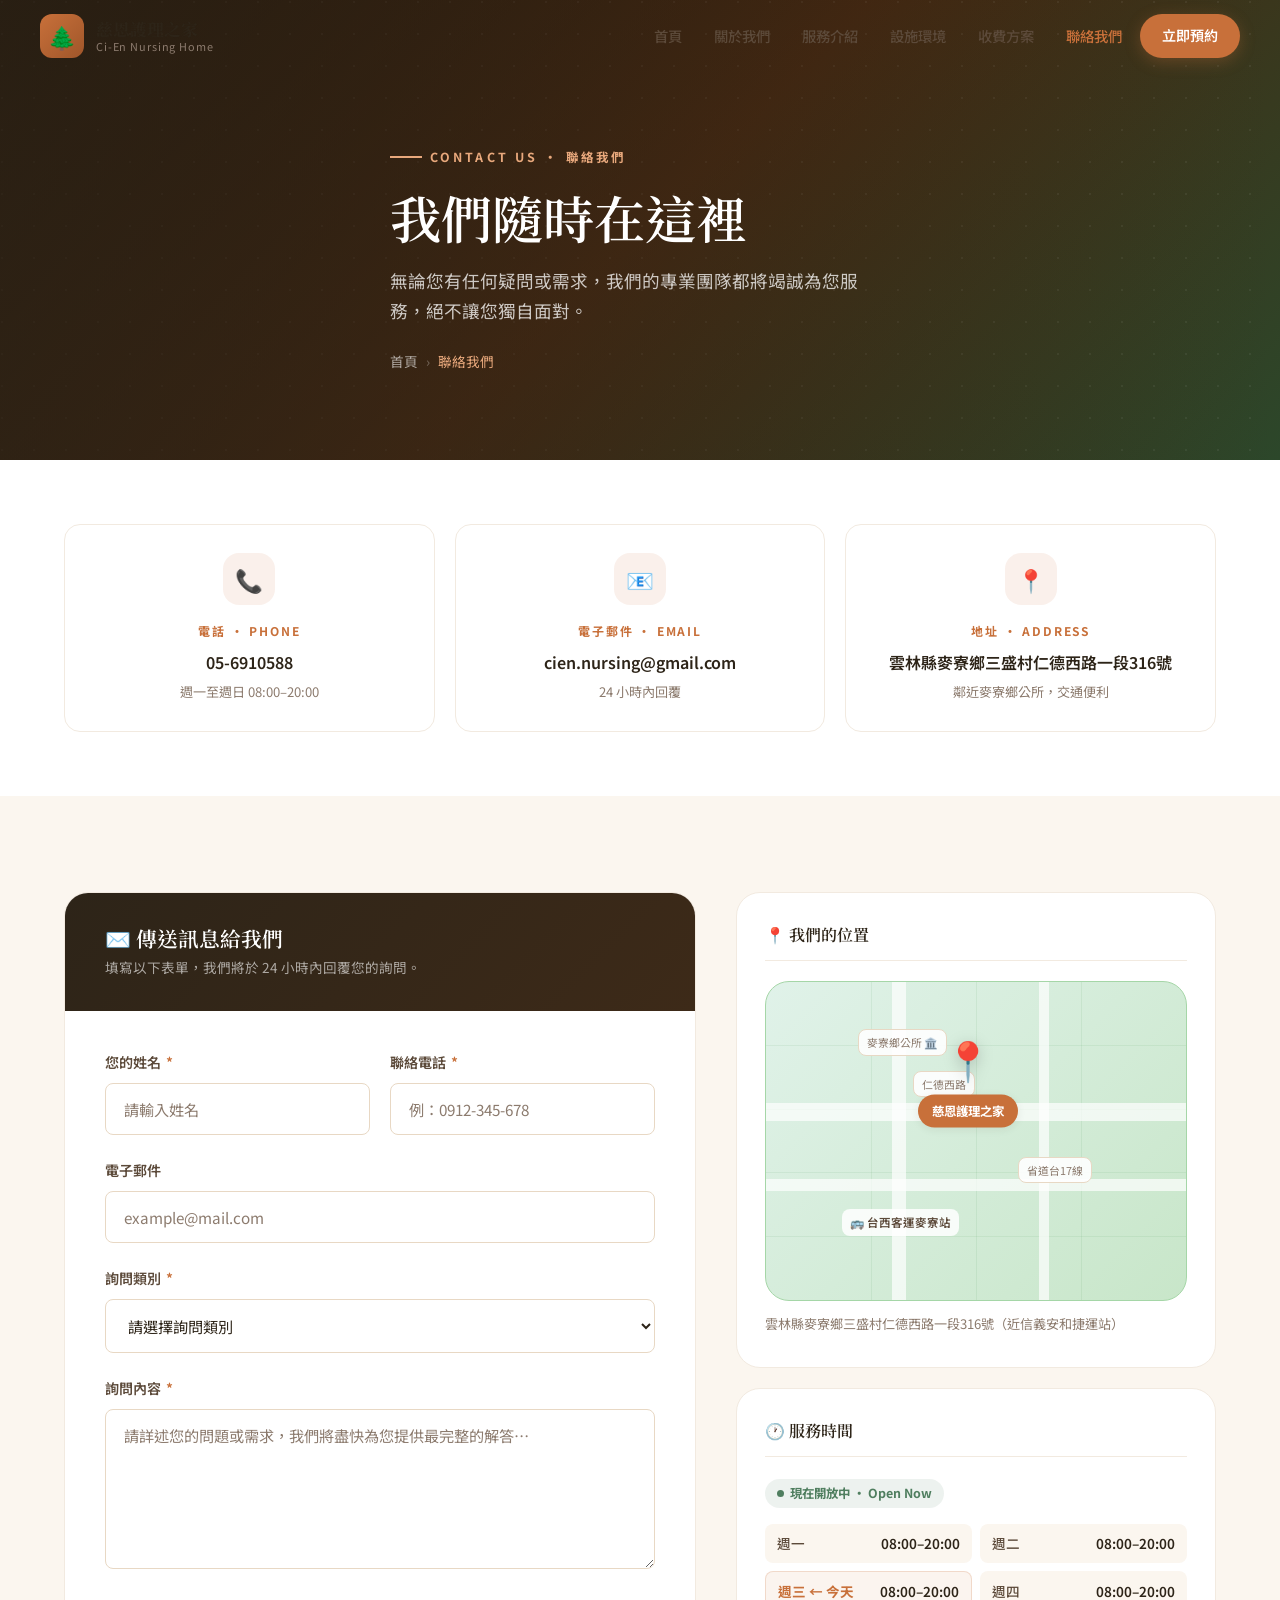
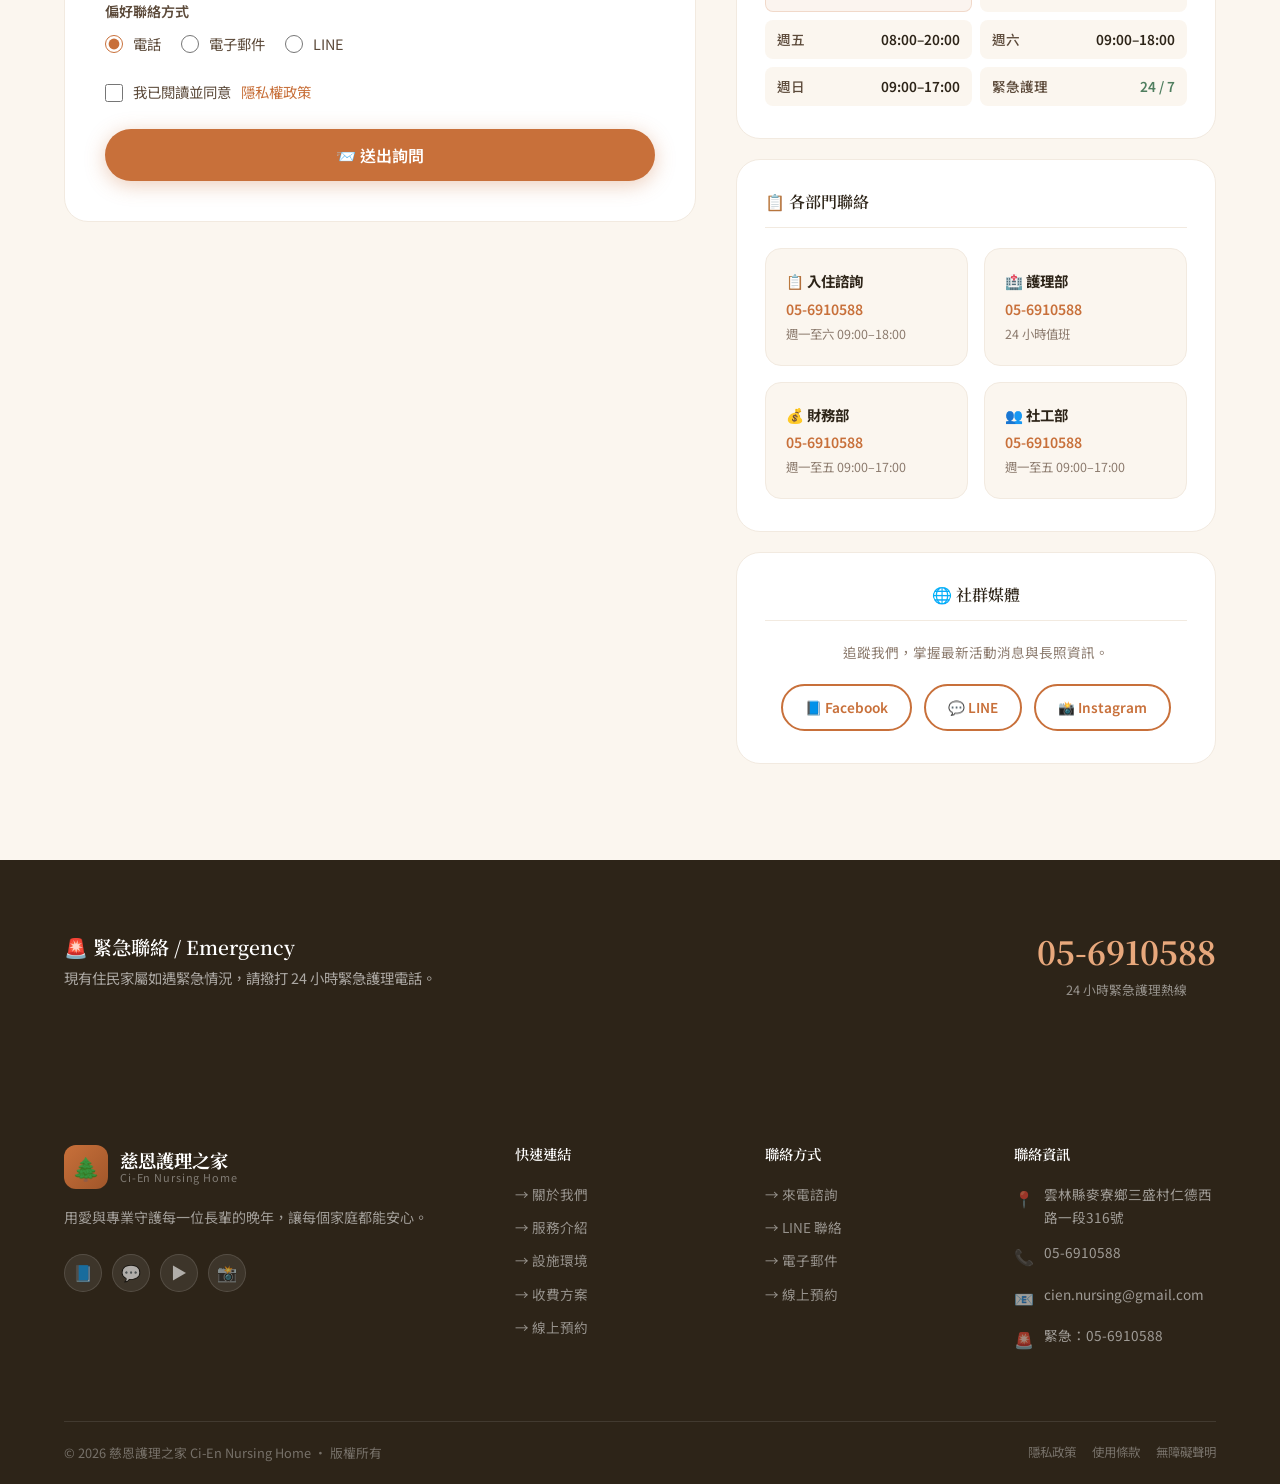
<file: contact.html>
<!DOCTYPE html>
<html lang="zh-TW">
<head>
  <meta charset="UTF-8">
  <meta name="viewport" content="width=device-width, initial-scale=1.0">
  <title>聯絡我們 | 慈恩護理之家</title>
  <link rel="stylesheet" href="css/style.css">
  <link rel="stylesheet" href="https://cdnjs.cloudflare.com/ajax/libs/font-awesome/6.5.0/css/all.min.css">
  <style>
    .contact-layout {
      display: grid;
      grid-template-columns: 1fr 480px;
      gap: 40px;
      align-items: start;
    }
    @media(max-width:1000px){ .contact-layout{ grid-template-columns:1fr; } }

    .contact-form-card {
      background: var(--bg-white);
      border-radius: var(--radius-lg);
      border: 1.5px solid var(--border-light);
      overflow: hidden;
    }

    .contact-form-header {
      padding: 32px 40px;
      background: linear-gradient(135deg, var(--text-dark), #3D2A18);
    }
    .contact-form-header h2 { color:#fff; font-size:1.3rem; margin-bottom:4px; }
    .contact-form-header p  { color:rgba(255,255,255,.6); font-size:.85rem; }

    .contact-form-body { padding: 40px; }

    .contact-sidebar { display:flex; flex-direction:column; gap:20px; }

    .contact-detail-card {
      background: var(--bg-white);
      border-radius: var(--radius-lg);
      border: 1.5px solid var(--border-light);
      padding: 32px 28px;
    }

    .contact-detail-card h3 {
      font-size: 1rem;
      margin-bottom: 20px;
      color: var(--text-dark);
      padding-bottom: 14px;
      border-bottom: 1px solid var(--border-light);
      display: flex;
      align-items: center;
      gap: 8px;
    }

    .contact-detail-item {
      display: flex;
      gap: 14px;
      margin-bottom: 20px;
    }
    .contact-detail-item:last-child { margin-bottom:0; }

    .contact-detail-icon {
      width: 44px; height: 44px;
      border-radius: var(--radius-sm);
      background: rgba(200,112,58,.1);
      display: flex; align-items:center; justify-content:center;
      font-size: 1.1rem; flex-shrink:0;
    }

    .contact-detail-label { font-size:.75rem; font-weight:700; color:var(--text-light); letter-spacing:.1em; text-transform:uppercase; margin-bottom:3px; }
    .contact-detail-value { font-size:.92rem; font-weight:600; color:var(--text-dark); margin-bottom:2px; }
    .contact-detail-sub   { font-size:.8rem; color:var(--text-light); }

    /* Map */
    .map-wrap {
      border-radius: var(--radius-lg);
      overflow: hidden;
      position: relative;
      height: 320px;
      background: linear-gradient(135deg, #e0f2e9, #c8e6c9);
      border: 1.5px solid #a5d6a7;
    }

    .map-grid-h {
      position: absolute;
      left:0; right:0;
      height:1px; background:rgba(46,125,50,.08);
    }
    .map-grid-v {
      position: absolute;
      top:0; bottom:0;
      width:1px; background:rgba(46,125,50,.08);
    }

    .map-road-h {
      position: absolute;
      left:0; right:0;
      background:rgba(255,255,255,.7);
    }
    .map-road-v {
      position: absolute;
      top:0; bottom:0;
      background:rgba(255,255,255,.7);
    }

    .map-pin {
      position: absolute;
      top:50%; left:50%;
      transform: translate(-50%, -100%);
      text-align: center;
      z-index: 2;
    }

    .map-pin-icon {
      font-size: 2.4rem;
      filter: drop-shadow(0 4px 8px rgba(0,0,0,.2));
      animation: bounce 2s ease-in-out infinite;
    }

    @keyframes bounce {
      0%,100% { transform:translateY(0); }
      50%      { transform:translateY(-6px); }
    }

    .map-pin-label {
      background: var(--primary);
      color: #fff;
      padding: 6px 14px;
      border-radius: var(--radius-xl);
      font-size: .78rem;
      font-weight: 700;
      white-space: nowrap;
      margin-top: 4px;
      box-shadow: var(--shadow-sm);
    }

    .map-landmark {
      position: absolute;
      background: rgba(255,255,255,.85);
      border-radius: var(--radius-sm);
      padding: 4px 8px;
      font-size: .72rem;
      color: var(--text-medium);
      font-weight: 600;
    }

    .map-tag {
      position: absolute;
      background: rgba(255,255,255,.9);
      border: 1px solid var(--border);
      border-radius: var(--radius-sm);
      padding: 3px 8px;
      font-size: .68rem;
      color: var(--text-light);
    }

    /* Departments */
    .dept-grid { display:grid; grid-template-columns:1fr 1fr; gap:16px; }
    @media(max-width:500px){ .dept-grid{ grid-template-columns:1fr; } }

    .dept-card {
      background: var(--bg-cream);
      border-radius: var(--radius-md);
      padding: 20px;
      border: 1px solid var(--border-light);
      transition: var(--transition);
    }
    .dept-card:hover { border-color:var(--primary); background:rgba(200,112,58,.04); }
    .dept-name   { font-weight:700; font-size:.9rem; margin-bottom:4px; }
    .dept-phone  { font-size:.88rem; color:var(--primary); font-weight:600; margin-bottom:2px; }
    .dept-hours  { font-size:.78rem; color:var(--text-light); }

    /* Hours table */
    .hours-grid { display:grid; grid-template-columns:1fr 1fr; gap:8px; }
    .hours-row  { display:flex; justify-content:space-between; align-items:center; padding:8px 12px; background:var(--bg-cream); border-radius:var(--radius-sm); font-size:.85rem; }
    .hours-day   { color:var(--text-medium); font-weight:500; }
    .hours-time  { color:var(--text-dark); font-weight:600; }
    .hours-row.today { background:rgba(200,112,58,.08); border:1px solid rgba(200,112,58,.2); }
    .hours-row.today .hours-day { color:var(--primary); font-weight:700; }

    .open-badge {
      display:inline-flex; align-items:center; gap:6px;
      background:rgba(79,126,95,.1); color:var(--secondary);
      padding:4px 12px; border-radius:var(--radius-xl);
      font-size:.78rem; font-weight:700; margin-bottom:16px;
    }
    .open-dot { width:7px; height:7px; border-radius:50%; background:var(--secondary); animation:blink 2s infinite; }
    @keyframes blink{ 0%,100%{opacity:1} 50%{opacity:.4} }
  </style>
</head>
<body>

<nav class="navbar scrolled" id="navbar">
  <div class="nav-inner">
    <a href="index.html" class="nav-logo">
      <div class="nav-logo-icon">🌲</div>
      <div class="nav-logo-text">
        <div class="nav-logo-zh">慈恩護理之家</div>
        <div class="nav-logo-en">Ci-En Nursing Home</div>
      </div>
    </a>
    <div class="nav-links" id="navLinks">
      <a href="index.html"      class="nav-link">首頁</a>
      <a href="about.html"      class="nav-link">關於我們</a>
      <a href="services.html"   class="nav-link">服務介紹</a>
      <a href="facilities.html" class="nav-link">設施環境</a>
      <a href="pricing.html"    class="nav-link">收費方案</a>
      <a href="contact.html"    class="nav-link active">聯絡我們</a>
      <a href="booking.html"    class="nav-link nav-cta">立即預約</a>
    </div>
    <button class="nav-hamburger" id="hamburger"><span></span><span></span><span></span></button>
  </div>
</nav>

<section class="page-hero">
  <div class="page-hero-bg" style="background:linear-gradient(135deg,rgba(30,18,6,.90),rgba(80,45,18,.82),rgba(50,90,55,.75)) center/cover no-repeat,url('https://images.unsplash.com/photo-1559839734-2b71ea197ec2?auto=format&fit=crop&w=1600&h=700&q=85') center top/cover no-repeat;"></div>
  <div class="page-hero-pattern"></div>
  <div class="page-hero-overlay"></div>
  <div class="container page-hero-content">
    <div class="page-hero-label">Contact Us · 聯絡我們</div>
    <h1>我們隨時在這裡</h1>
    <p>無論您有任何疑問或需求，我們的專業團隊都將竭誠為您服務，絕不讓您獨自面對。</p>
    <div class="breadcrumb">
      <a href="index.html">首頁</a><span class="sep">›</span>
      <span class="current">聯絡我們</span>
    </div>
  </div>
</section>

<!-- Contact Info Strip -->
<section class="section-sm bg-white">
  <div class="container">
    <div class="contact-info-grid">
      <div class="contact-info-card reveal">
        <div class="contact-icon">📞</div>
        <div class="contact-info-label">電話 · Phone</div>
        <div class="contact-info-value">05-6910588</div>
        <div class="contact-info-sub">週一至週日 08:00–20:00</div>
      </div>
      <div class="contact-info-card reveal delay-1">
        <div class="contact-icon">📧</div>
        <div class="contact-info-label">電子郵件 · Email</div>
        <div class="contact-info-value">cien.nursing@gmail.com</div>
        <div class="contact-info-sub">24 小時內回覆</div>
      </div>
      <div class="contact-info-card reveal delay-2">
        <div class="contact-icon">📍</div>
        <div class="contact-info-label">地址 · Address</div>
        <div class="contact-info-value">雲林縣麥寮鄉三盛村仁德西路一段316號</div>
        <div class="contact-info-sub">鄰近麥寮鄉公所，交通便利</div>
      </div>
    </div>
  </div>
</section>

<!-- Main Contact Section -->
<section class="section bg-cream">
  <div class="container">
    <div class="contact-layout">

      <!-- Form -->
      <div class="contact-form-card reveal">
        <div class="contact-form-header">
          <h2>✉️ 傳送訊息給我們</h2>
          <p>填寫以下表單，我們將於 24 小時內回覆您的詢問。</p>
        </div>
        <div class="contact-form-body">
          <form id="contactForm">
            <div class="form-row">
              <div class="form-group">
                <label class="form-label">您的姓名 <span class="required">*</span></label>
                <input type="text" class="form-control" placeholder="請輸入姓名" required>
              </div>
              <div class="form-group">
                <label class="form-label">聯絡電話 <span class="required">*</span></label>
                <input type="tel" class="form-control" placeholder="例：0912-345-678" required>
              </div>
            </div>

            <div class="form-group">
              <label class="form-label">電子郵件</label>
              <input type="email" class="form-control" placeholder="example@mail.com">
            </div>

            <div class="form-group">
              <label class="form-label">詢問類別 <span class="required">*</span></label>
              <select class="form-control" required>
                <option value="">請選擇詢問類別</option>
                <option>入住諮詢</option>
                <option>費用詢問</option>
                <option>服務介紹</option>
                <option>政府補助申辦</option>
                <option>預約參觀</option>
                <option>職缺應徵</option>
                <option>其他問題</option>
              </select>
            </div>

            <div class="form-group">
              <label class="form-label">詢問內容 <span class="required">*</span></label>
              <textarea class="form-control" style="min-height:160px;" placeholder="請詳述您的問題或需求，我們將盡快為您提供最完整的解答…" required></textarea>
            </div>

            <div class="form-group">
              <label class="form-label">偏好聯絡方式</label>
              <div style="display:flex;gap:20px;margin-top:6px;">
                <label class="form-check"><input type="radio" name="contactMethod" value="phone" checked> 電話</label>
                <label class="form-check"><input type="radio" name="contactMethod" value="email"> 電子郵件</label>
                <label class="form-check"><input type="radio" name="contactMethod" value="line"> LINE</label>
              </div>
            </div>

            <div class="form-group">
              <label class="form-check">
                <input type="checkbox" required>
                我已閱讀並同意<a href="#" style="color:var(--primary);">隱私權政策</a>
              </label>
            </div>

            <button type="submit" class="btn btn-primary" style="width:100%;justify-content:center;font-size:1rem;">
              📨 送出詢問
            </button>
          </form>
        </div>
      </div>

      <!-- Sidebar Info -->
      <div class="contact-sidebar">

        <!-- Map -->
        <div class="contact-detail-card">
          <h3>📍 我們的位置</h3>
          <div class="map-wrap">
            <!-- Grid lines -->
            <div class="map-grid-h" style="top:20%"></div>
            <div class="map-grid-h" style="top:40%"></div>
            <div class="map-grid-h" style="top:60%"></div>
            <div class="map-grid-h" style="top:80%"></div>
            <div class="map-grid-v" style="left:25%"></div>
            <div class="map-grid-v" style="left:50%"></div>
            <div class="map-grid-v" style="left:75%"></div>
            <!-- Roads -->
            <div class="map-road-h" style="top:38%;height:18px;"></div>
            <div class="map-road-h" style="top:62%;height:12px;"></div>
            <div class="map-road-v" style="left:30%;width:14px;"></div>
            <div class="map-road-v" style="left:65%;width:10px;"></div>
            <!-- Labels -->
            <div class="map-tag" style="top:28%;left:35%;">仁德西路</div>
            <div class="map-tag" style="top:55%;left:60%;">省道台17線</div>
            <div class="map-tag" style="top:15%;left:22%;">麥寮鄉公所 🏛️</div>
            <!-- Pin -->
            <div class="map-pin" style="top:46%;left:48%;">
              <div class="map-pin-icon">📍</div>
              <div class="map-pin-label">慈恩護理之家</div>
            </div>
            <!-- MRT -->
            <div class="map-landmark" style="bottom:20%;left:18%;">🚌 台西客運麥寮站</div>
          </div>
          <p style="font-size:.82rem;color:var(--text-light);margin-top:12px;">雲林縣麥寮鄉三盛村仁德西路一段316號（近信義安和捷運站）</p>
        </div>

        <!-- Hours -->
        <div class="contact-detail-card">
          <h3>🕐 服務時間</h3>
          <div class="open-badge">
            <div class="open-dot"></div>
            現在開放中 · Open Now
          </div>
          <div class="hours-grid">
            <div class="hours-row">
              <span class="hours-day">週一</span>
              <span class="hours-time">08:00–20:00</span>
            </div>
            <div class="hours-row">
              <span class="hours-day">週二</span>
              <span class="hours-time">08:00–20:00</span>
            </div>
            <div class="hours-row today">
              <span class="hours-day">週三 ← 今天</span>
              <span class="hours-time">08:00–20:00</span>
            </div>
            <div class="hours-row">
              <span class="hours-day">週四</span>
              <span class="hours-time">08:00–20:00</span>
            </div>
            <div class="hours-row">
              <span class="hours-day">週五</span>
              <span class="hours-time">08:00–20:00</span>
            </div>
            <div class="hours-row">
              <span class="hours-day">週六</span>
              <span class="hours-time">09:00–18:00</span>
            </div>
            <div class="hours-row">
              <span class="hours-day">週日</span>
              <span class="hours-time">09:00–17:00</span>
            </div>
            <div class="hours-row">
              <span class="hours-day">緊急護理</span>
              <span class="hours-time" style="color:var(--secondary);">24 / 7</span>
            </div>
          </div>
        </div>

        <!-- Departments -->
        <div class="contact-detail-card">
          <h3>📋 各部門聯絡</h3>
          <div class="dept-grid">
            <div class="dept-card">
              <div class="dept-name">📋 入住諮詢</div>
              <div class="dept-phone">05-6910588</div>
              <div class="dept-hours">週一至六 09:00–18:00</div>
            </div>
            <div class="dept-card">
              <div class="dept-name">🏥 護理部</div>
              <div class="dept-phone">05-6910588</div>
              <div class="dept-hours">24 小時值班</div>
            </div>
            <div class="dept-card">
              <div class="dept-name">💰 財務部</div>
              <div class="dept-phone">05-6910588</div>
              <div class="dept-hours">週一至五 09:00–17:00</div>
            </div>
            <div class="dept-card">
              <div class="dept-name">👥 社工部</div>
              <div class="dept-phone">05-6910588</div>
              <div class="dept-hours">週一至五 09:00–17:00</div>
            </div>
          </div>
        </div>

        <!-- Social -->
        <div class="contact-detail-card" style="text-align:center;">
          <h3 style="justify-content:center;">🌐 社群媒體</h3>
          <p style="font-size:.85rem;color:var(--text-light);margin-bottom:20px;">追蹤我們，掌握最新活動消息與長照資訊。</p>
          <div style="display:flex;gap:12px;justify-content:center;">
            <a href="#" class="btn btn-secondary btn-sm">📘 Facebook</a>
            <a href="#" class="btn btn-secondary btn-sm">💬 LINE</a>
            <a href="#" class="btn btn-secondary btn-sm">📸 Instagram</a>
          </div>
        </div>
      </div>
    </div>
  </div>
</section>

<!-- Emergency Contact -->
<section class="section-sm" style="background:var(--text-dark);">
  <div class="container">
    <div style="display:flex;align-items:center;justify-content:space-between;gap:24px;flex-wrap:wrap;">
      <div>
        <h3 style="color:#fff;font-size:1.2rem;margin-bottom:6px;">🚨 緊急聯絡 / Emergency</h3>
        <p style="color:rgba(255,255,255,.6);font-size:.9rem;">現有住民家屬如遇緊急情況，請撥打 24 小時緊急護理電話。</p>
      </div>
      <div style="text-align:center;">
        <div style="font-family:'Noto Serif TC',serif;font-size:2rem;font-weight:700;color:var(--primary-light);">05-6910588</div>
        <div style="font-size:.8rem;color:rgba(255,255,255,.5);">24 小時緊急護理熱線</div>
      </div>
    </div>
  </div>
</section>

<footer class="footer">
  <div class="container">
    <div class="footer-grid">
      <div class="footer-brand">
        <div class="nav-logo" style="margin-bottom:16px;">
          <div class="nav-logo-icon">🌲</div>
          <div class="nav-logo-text">
            <div class="nav-logo-zh">慈恩護理之家</div>
            <div class="nav-logo-en">Ci-En Nursing Home</div>
          </div>
        </div>
        <p class="footer-desc">用愛與專業守護每一位長輩的晚年，讓每個家庭都能安心。</p>
        <div class="footer-social">
          <a href="#" class="social-btn">📘</a><a href="#" class="social-btn">💬</a>
          <a href="#" class="social-btn">▶️</a><a href="#" class="social-btn">📸</a>
        </div>
      </div>
      <div class="footer-col"><h4>快速連結</h4>
        <div class="footer-links">
          <a href="about.html"      class="footer-link">→ 關於我們</a>
          <a href="services.html"   class="footer-link">→ 服務介紹</a>
          <a href="facilities.html" class="footer-link">→ 設施環境</a>
          <a href="pricing.html"    class="footer-link">→ 收費方案</a>
          <a href="booking.html"    class="footer-link">→ 線上預約</a>
        </div>
      </div>
      <div class="footer-col"><h4>聯絡方式</h4>
        <div class="footer-links">
          <a href="tel:0223456789" class="footer-link">→ 來電諮詢</a>
          <a href="#"              class="footer-link">→ LINE 聯絡</a>
          <a href="#"              class="footer-link">→ 電子郵件</a>
          <a href="booking.html"   class="footer-link">→ 線上預約</a>
        </div>
      </div>
      <div class="footer-col"><h4>聯絡資訊</h4>
        <div class="footer-contact-item"><span class="footer-contact-icon">📍</span><span>雲林縣麥寮鄉三盛村仁德西路一段316號</span></div>
        <div class="footer-contact-item"><span class="footer-contact-icon">📞</span><span>05-6910588</span></div>
        <div class="footer-contact-item"><span class="footer-contact-icon">📧</span><span>cien.nursing@gmail.com</span></div>
        <div class="footer-contact-item"><span class="footer-contact-icon">🚨</span><span>緊急：05-6910588</span></div>
      </div>
    </div>
    <div class="footer-bottom">
      <div class="footer-copy">© 2026 慈恩護理之家 Ci-En Nursing Home · 版權所有</div>
      <div class="footer-legal"><a href="#">隱私政策</a><a href="#">使用條款</a><a href="#">無障礙聲明</a></div>
    </div>
  </div>
</footer>

<button class="back-to-top" id="backToTop">↑</button>
<div class="toast" id="toast"></div>
<script src="js/main.js"></script>
</body>
</html>
</file>
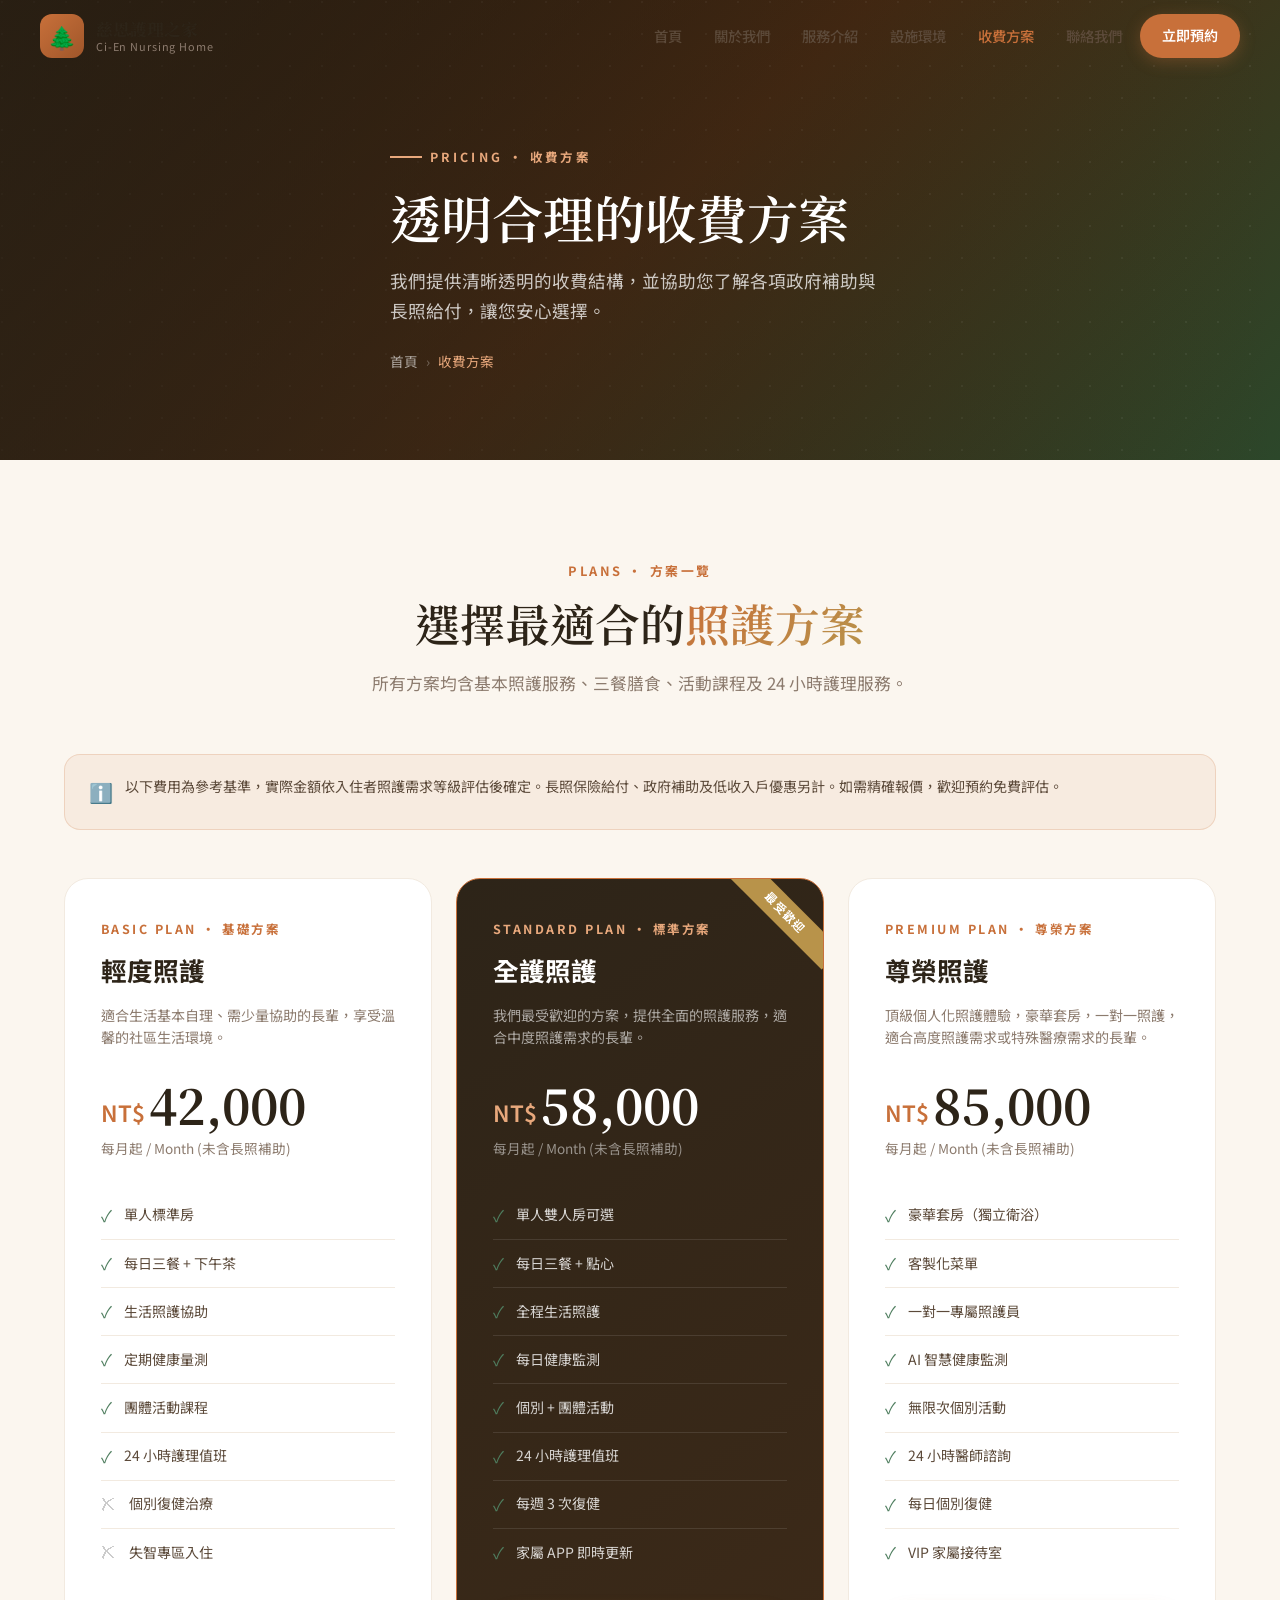
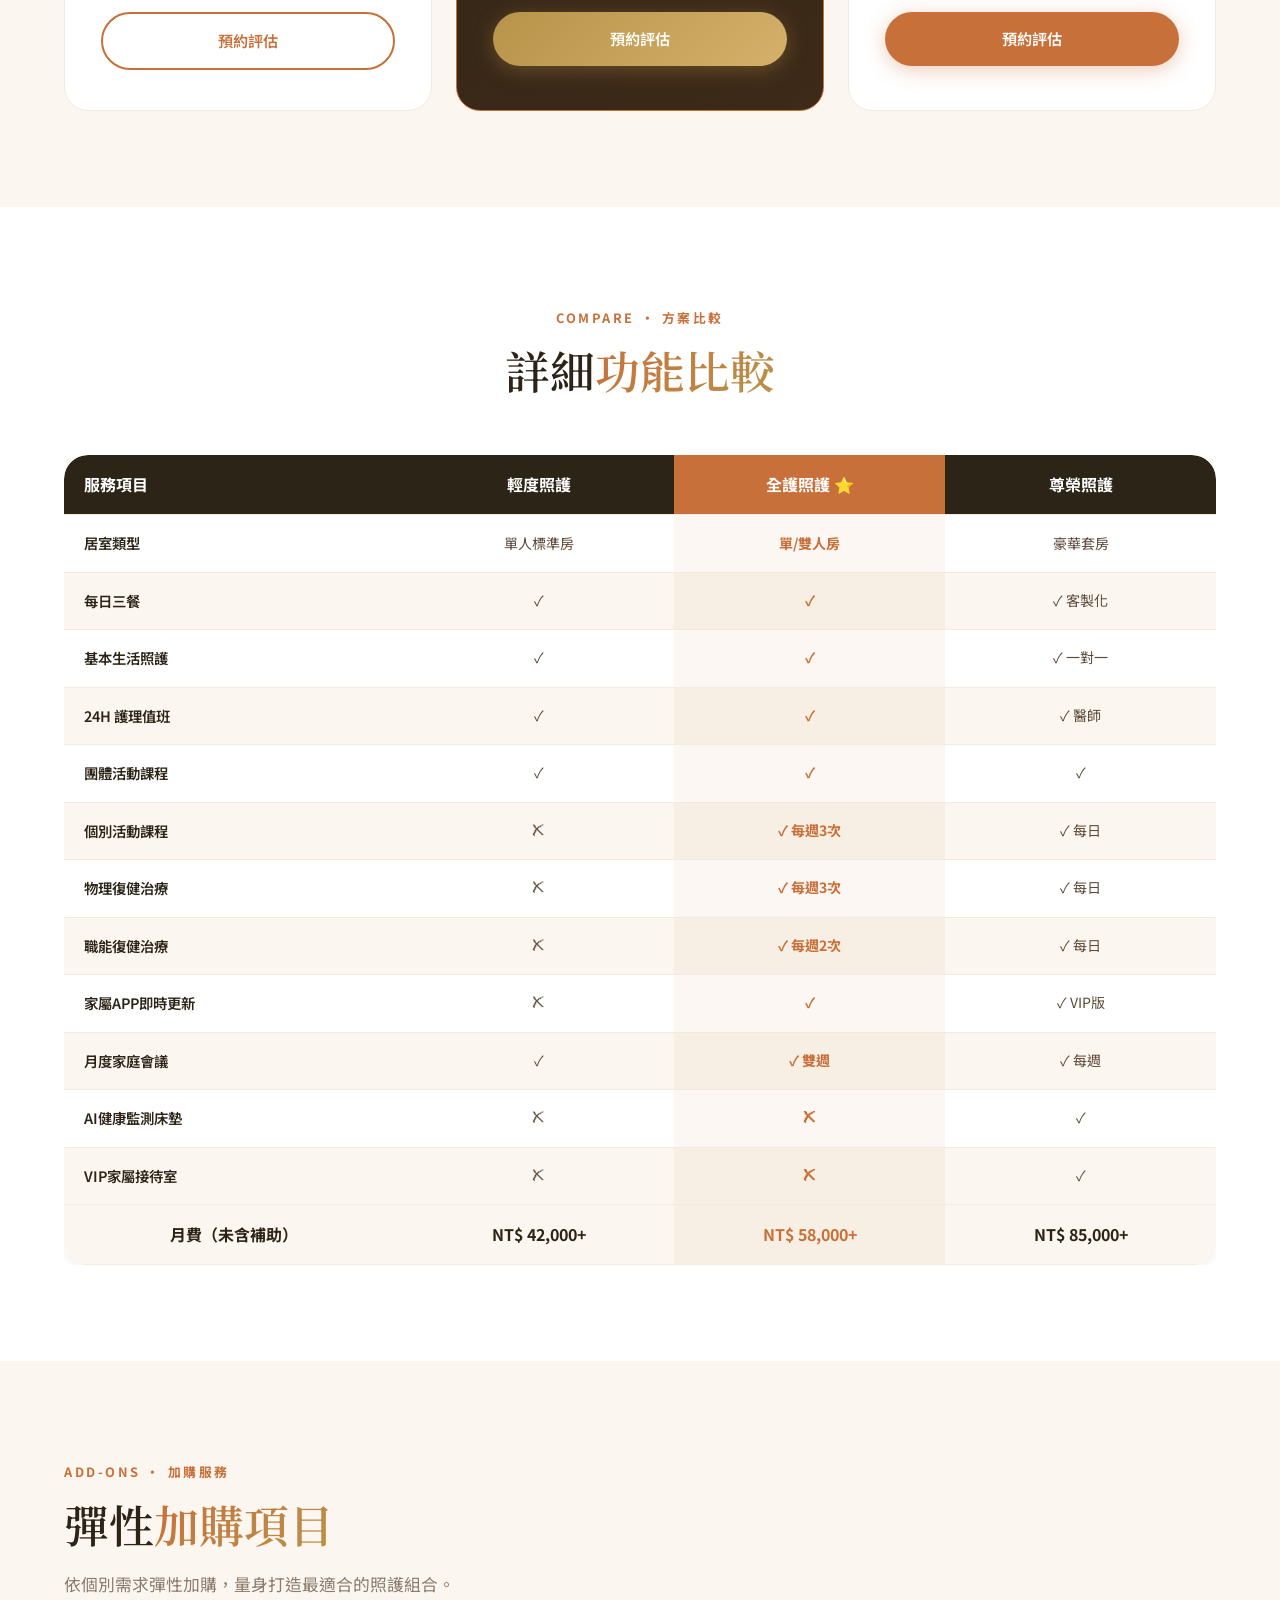
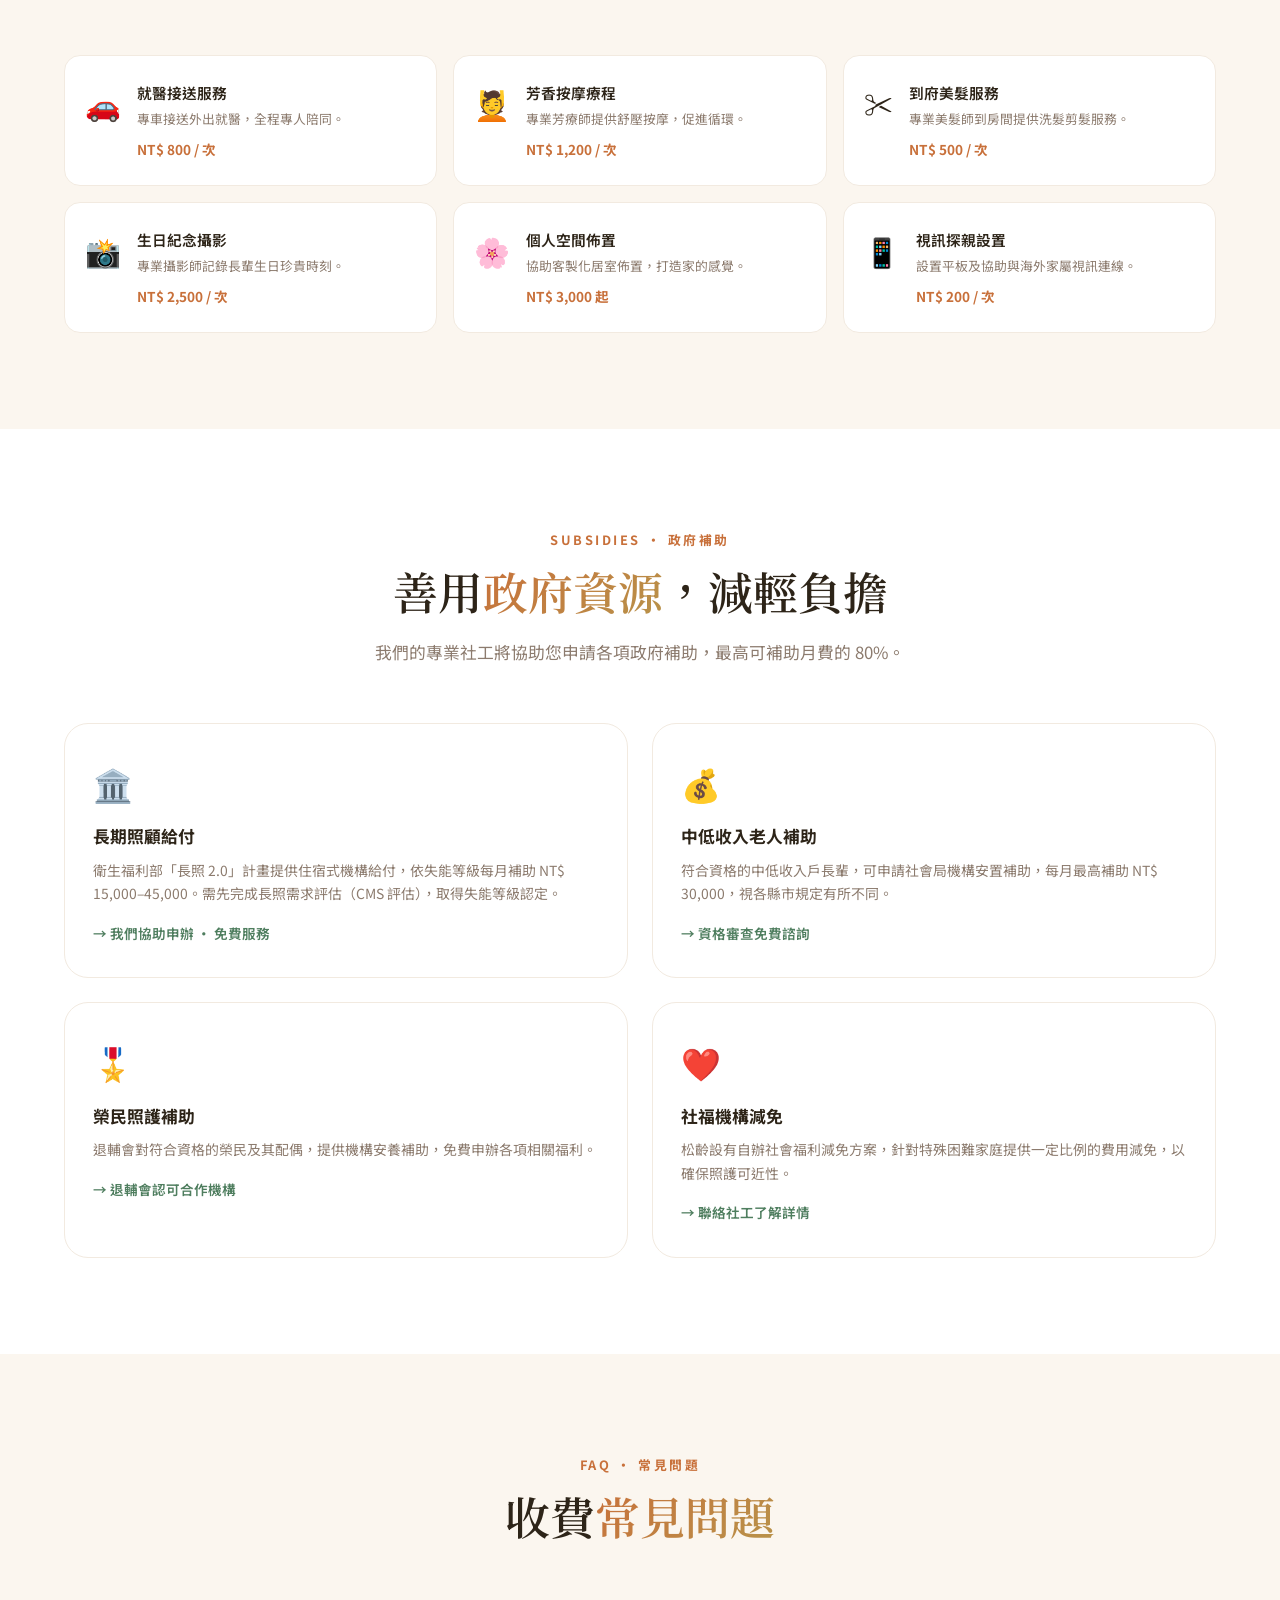
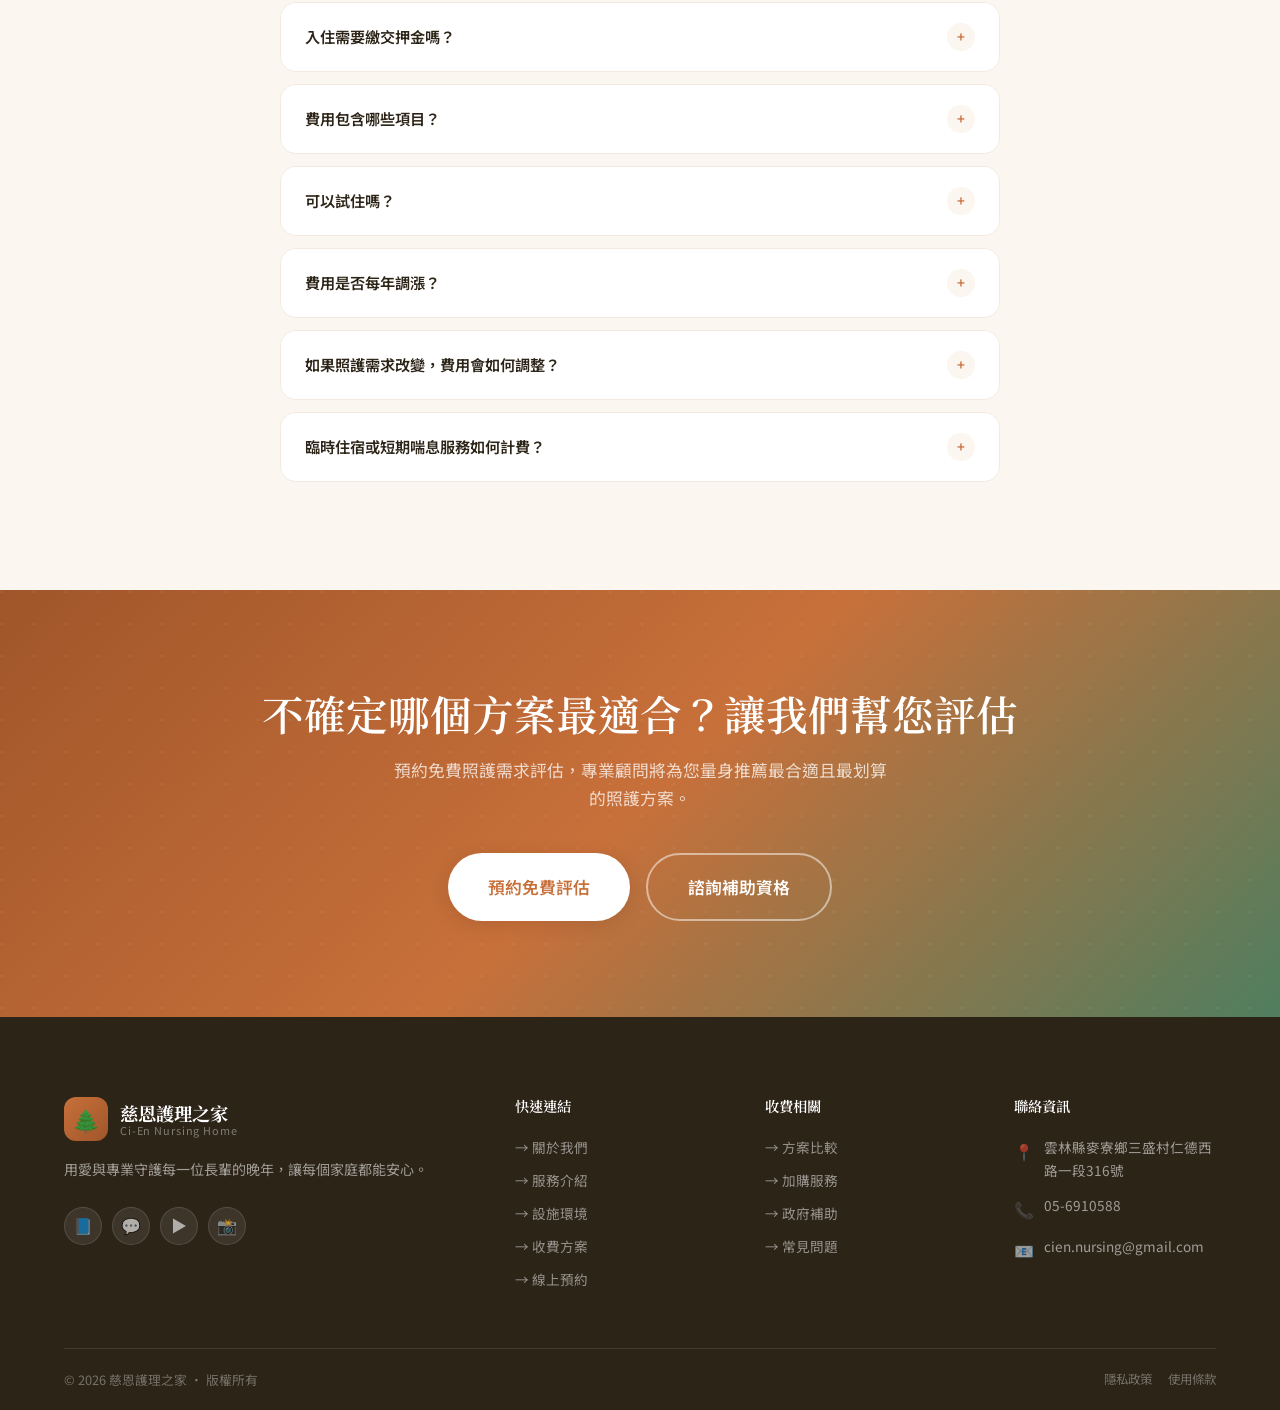
<file: pricing.html>
<!DOCTYPE html>
<html lang="zh-TW">
<head>
  <meta charset="UTF-8">
  <meta name="viewport" content="width=device-width, initial-scale=1.0">
  <title>收費方案 | 慈恩護理之家</title>
  <link rel="stylesheet" href="css/style.css">
  <link rel="stylesheet" href="https://cdnjs.cloudflare.com/ajax/libs/font-awesome/6.5.0/css/all.min.css">
  <style>
    .pricing-note {
      background:rgba(200,112,58,.08);
      border:1.5px solid rgba(200,112,58,.2);
      border-radius:var(--radius-md);
      padding:20px 24px;
      display:flex; align-items:flex-start; gap:12px;
      margin-bottom:48px;
      font-size:.88rem; color:var(--text-medium); line-height:1.7;
    }
    .pricing-note-icon { font-size:1.2rem; flex-shrink:0; margin-top:1px; }

    .add-on-grid { display:grid; grid-template-columns:repeat(3,1fr); gap:16px; }
    @media(max-width:800px){ .add-on-grid{ grid-template-columns:1fr 1fr; } }
    @media(max-width:480px){ .add-on-grid{ grid-template-columns:1fr; } }

    .add-on-card {
      background:var(--bg-white); border-radius:var(--radius-md);
      border:1.5px solid var(--border-light); padding:24px 20px;
      display:flex; align-items:flex-start; gap:16px;
      transition:var(--transition);
    }
    .add-on-card:hover { border-color:var(--primary); transform:translateY(-2px); box-shadow:var(--shadow-sm); }
    .add-on-icon  { font-size:1.8rem; flex-shrink:0; }
    .add-on-name  { font-weight:600; font-size:.92rem; margin-bottom:4px; }
    .add-on-desc  { font-size:.8rem; color:var(--text-light); line-height:1.6; margin-bottom:8px; }
    .add-on-price { font-size:.85rem; font-weight:700; color:var(--primary); }

    .subsidy-grid { display:grid; grid-template-columns:1fr 1fr; gap:24px; }
    @media(max-width:600px){ .subsidy-grid{ grid-template-columns:1fr; } }

    .subsidy-card {
      background:var(--bg-white); border-radius:var(--radius-lg);
      border:1.5px solid var(--border-light); padding:32px 28px;
      transition:var(--transition);
    }
    .subsidy-card:hover { border-color:var(--secondary); transform:translateY(-3px); box-shadow:var(--shadow-sm); }
    .subsidy-icon  { font-size:2rem; margin-bottom:12px; }
    .subsidy-name  { font-size:1.05rem; font-weight:700; margin-bottom:8px; }
    .subsidy-desc  { font-size:.87rem; color:var(--text-light); line-height:1.7; margin-bottom:16px; }
    .subsidy-link  { font-size:.85rem; font-weight:600; color:var(--secondary); display:flex; align-items:center; gap:4px; }

    .compare-table { width:100%; border-collapse:separate; border-spacing:0; border-radius:var(--radius-lg); overflow:hidden; box-shadow:var(--shadow-sm); }
    .compare-table th, .compare-table td { padding:16px 20px; text-align:center; border-bottom:1px solid var(--border-light); }
    .compare-table thead tr { background:var(--text-dark); color:#fff; }
    .compare-table thead th:first-child { text-align:left; border-radius:var(--radius-lg) 0 0 0; }
    .compare-table thead th:last-child  { border-radius:0 var(--radius-lg) 0 0; }
    .compare-table tbody tr:nth-child(even) { background:var(--bg-cream); }
    .compare-table tbody tr:hover          { background:rgba(200,112,58,.04); }
    .compare-table tbody td:first-child    { text-align:left; font-weight:600; font-size:.9rem; color:var(--text-dark); }
    .compare-table tbody td               { font-size:.88rem; color:var(--text-medium); }
    .compare-table tfoot tr               { background:var(--bg-cream); font-weight:700; }
    .compare-table tfoot td:first-child   { font-weight:700; color:var(--text-dark); }
    .check-td  { color:var(--secondary); font-size:1.1rem; }
    .cross-td  { color:#ccc; font-size:1rem; }
    .featured-col { background:rgba(200,112,58,.06) !important; font-weight:700; color:var(--primary) !important; }
    .featured-header { background:var(--primary) !important; }
  </style>
</head>
<body>

<nav class="navbar scrolled" id="navbar">
  <div class="nav-inner">
    <a href="index.html" class="nav-logo">
      <div class="nav-logo-icon">🌲</div>
      <div class="nav-logo-text">
        <div class="nav-logo-zh">慈恩護理之家</div>
        <div class="nav-logo-en">Ci-En Nursing Home</div>
      </div>
    </a>
    <div class="nav-links" id="navLinks">
      <a href="index.html"      class="nav-link">首頁</a>
      <a href="about.html"      class="nav-link">關於我們</a>
      <a href="services.html"   class="nav-link">服務介紹</a>
      <a href="facilities.html" class="nav-link">設施環境</a>
      <a href="pricing.html"    class="nav-link active">收費方案</a>
      <a href="contact.html"    class="nav-link">聯絡我們</a>
      <a href="booking.html"    class="nav-link nav-cta">立即預約</a>
    </div>
    <button class="nav-hamburger" id="hamburger"><span></span><span></span><span></span></button>
  </div>
</nav>

<section class="page-hero">
  <div class="page-hero-bg" style="background:linear-gradient(135deg,rgba(30,18,6,.90),rgba(80,45,18,.82),rgba(50,90,55,.75)) center/cover no-repeat,url('https://images.unsplash.com/photo-1559839734-2b71ea197ec2?auto=format&fit=crop&w=1600&h=700&q=85') center top/cover no-repeat;"></div>
  <div class="page-hero-pattern"></div>
  <div class="page-hero-overlay"></div>
  <div class="container page-hero-content">
    <div class="page-hero-label">Pricing · 收費方案</div>
    <h1>透明合理的收費方案</h1>
    <p>我們提供清晰透明的收費結構，並協助您了解各項政府補助與長照給付，讓您安心選擇。</p>
    <div class="breadcrumb">
      <a href="index.html">首頁</a><span class="sep">›</span>
      <span class="current">收費方案</span>
    </div>
  </div>
</section>

<!-- Pricing Cards -->
<section class="section bg-cream">
  <div class="container">
    <div class="section-header center">
      <span class="section-label">Plans · 方案一覽</span>
      <h2 class="section-title">選擇最適合的<span>照護方案</span></h2>
      <p class="section-subtitle">所有方案均含基本照護服務、三餐膳食、活動課程及 24 小時護理服務。</p>
    </div>

    <div class="pricing-note reveal">
      <span class="pricing-note-icon">ℹ️</span>
      <span>以下費用為參考基準，實際金額依入住者照護需求等級評估後確定。長照保險給付、政府補助及低收入戶優惠另計。如需精確報價，歡迎預約免費評估。</span>
    </div>

    <div class="pricing-grid reveal">
      <!-- Basic -->
      <div class="pricing-card">
        <div class="pricing-tier">Basic Plan · 基礎方案</div>
        <div class="pricing-name">輕度照護</div>
        <div class="pricing-desc">適合生活基本自理、需少量協助的長輩，享受溫馨的社區生活環境。</div>
        <div class="pricing-price">
          <span class="pricing-currency">NT$</span>
          <span class="pricing-amount">42,000</span>
        </div>
        <div class="pricing-period">每月起 / Month (未含長照補助)</div>
        <div class="pricing-features">
          <div class="pricing-feature"><span class="feature-check">✓</span>單人標準房</div>
          <div class="pricing-feature"><span class="feature-check">✓</span>每日三餐 + 下午茶</div>
          <div class="pricing-feature"><span class="feature-check">✓</span>生活照護協助</div>
          <div class="pricing-feature"><span class="feature-check">✓</span>定期健康量測</div>
          <div class="pricing-feature"><span class="feature-check">✓</span>團體活動課程</div>
          <div class="pricing-feature"><span class="feature-check">✓</span>24 小時護理值班</div>
          <div class="pricing-feature"><span class="feature-x">✗</span>個別復健治療</div>
          <div class="pricing-feature"><span class="feature-x">✗</span>失智專區入住</div>
        </div>
        <a href="booking.html" class="btn btn-secondary" style="width:100%;justify-content:center;">預約評估</a>
      </div>

      <!-- Featured -->
      <div class="pricing-card featured">
        <div class="pricing-badge">最受歡迎</div>
        <div class="pricing-tier">Standard Plan · 標準方案</div>
        <div class="pricing-name">全護照護</div>
        <div class="pricing-desc">我們最受歡迎的方案，提供全面的照護服務，適合中度照護需求的長輩。</div>
        <div class="pricing-price">
          <span class="pricing-currency">NT$</span>
          <span class="pricing-amount">58,000</span>
        </div>
        <div class="pricing-period">每月起 / Month (未含長照補助)</div>
        <div class="pricing-features">
          <div class="pricing-feature"><span class="feature-check">✓</span>單人雙人房可選</div>
          <div class="pricing-feature"><span class="feature-check">✓</span>每日三餐 + 點心</div>
          <div class="pricing-feature"><span class="feature-check">✓</span>全程生活照護</div>
          <div class="pricing-feature"><span class="feature-check">✓</span>每日健康監測</div>
          <div class="pricing-feature"><span class="feature-check">✓</span>個別 + 團體活動</div>
          <div class="pricing-feature"><span class="feature-check">✓</span>24 小時護理值班</div>
          <div class="pricing-feature"><span class="feature-check">✓</span>每週 3 次復健</div>
          <div class="pricing-feature"><span class="feature-check">✓</span>家屬 APP 即時更新</div>
        </div>
        <a href="booking.html" class="btn btn-gold" style="width:100%;justify-content:center;">預約評估</a>
      </div>

      <!-- Premium -->
      <div class="pricing-card">
        <div class="pricing-tier">Premium Plan · 尊榮方案</div>
        <div class="pricing-name">尊榮照護</div>
        <div class="pricing-desc">頂級個人化照護體驗，豪華套房，一對一照護，適合高度照護需求或特殊醫療需求的長輩。</div>
        <div class="pricing-price">
          <span class="pricing-currency">NT$</span>
          <span class="pricing-amount">85,000</span>
        </div>
        <div class="pricing-period">每月起 / Month (未含長照補助)</div>
        <div class="pricing-features">
          <div class="pricing-feature"><span class="feature-check">✓</span>豪華套房（獨立衛浴）</div>
          <div class="pricing-feature"><span class="feature-check">✓</span>客製化菜單</div>
          <div class="pricing-feature"><span class="feature-check">✓</span>一對一專屬照護員</div>
          <div class="pricing-feature"><span class="feature-check">✓</span>AI 智慧健康監測</div>
          <div class="pricing-feature"><span class="feature-check">✓</span>無限次個別活動</div>
          <div class="pricing-feature"><span class="feature-check">✓</span>24 小時醫師諮詢</div>
          <div class="pricing-feature"><span class="feature-check">✓</span>每日個別復健</div>
          <div class="pricing-feature"><span class="feature-check">✓</span>VIP 家屬接待室</div>
        </div>
        <a href="booking.html" class="btn btn-primary" style="width:100%;justify-content:center;">預約評估</a>
      </div>
    </div>
  </div>
</section>

<!-- Comparison Table -->
<section class="section bg-white">
  <div class="container">
    <div class="section-header center">
      <span class="section-label">Compare · 方案比較</span>
      <h2 class="section-title">詳細<span>功能比較</span></h2>
    </div>
    <div class="reveal" style="overflow-x:auto;">
      <table class="compare-table">
        <thead>
          <tr>
            <th>服務項目</th>
            <th>輕度照護</th>
            <th class="featured-header">全護照護 ⭐</th>
            <th>尊榮照護</th>
          </tr>
        </thead>
        <tbody>
          <tr><td>居室類型</td><td>單人標準房</td><td class="featured-col">單/雙人房</td><td>豪華套房</td></tr>
          <tr><td>每日三餐</td><td class="check-td">✓</td><td class="featured-col check-td">✓</td><td class="check-td">✓ 客製化</td></tr>
          <tr><td>基本生活照護</td><td class="check-td">✓</td><td class="featured-col check-td">✓</td><td class="check-td">✓ 一對一</td></tr>
          <tr><td>24H 護理值班</td><td class="check-td">✓</td><td class="featured-col check-td">✓</td><td class="check-td">✓ 醫師</td></tr>
          <tr><td>團體活動課程</td><td class="check-td">✓</td><td class="featured-col check-td">✓</td><td class="check-td">✓</td></tr>
          <tr><td>個別活動課程</td><td class="cross-td">✗</td><td class="featured-col check-td">✓ 每週3次</td><td class="check-td">✓ 每日</td></tr>
          <tr><td>物理復健治療</td><td class="cross-td">✗</td><td class="featured-col check-td">✓ 每週3次</td><td class="check-td">✓ 每日</td></tr>
          <tr><td>職能復健治療</td><td class="cross-td">✗</td><td class="featured-col check-td">✓ 每週2次</td><td class="check-td">✓ 每日</td></tr>
          <tr><td>家屬APP即時更新</td><td class="cross-td">✗</td><td class="featured-col check-td">✓</td><td class="check-td">✓ VIP版</td></tr>
          <tr><td>月度家庭會議</td><td class="check-td">✓</td><td class="featured-col check-td">✓ 雙週</td><td class="check-td">✓ 每週</td></tr>
          <tr><td>AI健康監測床墊</td><td class="cross-td">✗</td><td class="featured-col cross-td">✗</td><td class="check-td">✓</td></tr>
          <tr><td>VIP家屬接待室</td><td class="cross-td">✗</td><td class="featured-col cross-td">✗</td><td class="check-td">✓</td></tr>
        </tbody>
        <tfoot>
          <tr>
            <td>月費（未含補助）</td>
            <td>NT$ 42,000+</td>
            <td class="featured-col">NT$ 58,000+</td>
            <td>NT$ 85,000+</td>
          </tr>
        </tfoot>
      </table>
    </div>
  </div>
</section>

<!-- Add-ons -->
<section class="section bg-cream">
  <div class="container">
    <div class="section-header">
      <span class="section-label">Add-ons · 加購服務</span>
      <h2 class="section-title">彈性<span>加購項目</span></h2>
      <p class="section-subtitle">依個別需求彈性加購，量身打造最適合的照護組合。</p>
    </div>
    <div class="add-on-grid reveal">
      <div class="add-on-card">
        <div class="add-on-icon">🚗</div>
        <div>
          <div class="add-on-name">就醫接送服務</div>
          <div class="add-on-desc">專車接送外出就醫，全程專人陪同。</div>
          <div class="add-on-price">NT$ 800 / 次</div>
        </div>
      </div>
      <div class="add-on-card">
        <div class="add-on-icon">💆</div>
        <div>
          <div class="add-on-name">芳香按摩療程</div>
          <div class="add-on-desc">專業芳療師提供舒壓按摩，促進循環。</div>
          <div class="add-on-price">NT$ 1,200 / 次</div>
        </div>
      </div>
      <div class="add-on-card">
        <div class="add-on-icon">✂️</div>
        <div>
          <div class="add-on-name">到府美髮服務</div>
          <div class="add-on-desc">專業美髮師到房間提供洗髮剪髮服務。</div>
          <div class="add-on-price">NT$ 500 / 次</div>
        </div>
      </div>
      <div class="add-on-card">
        <div class="add-on-icon">📸</div>
        <div>
          <div class="add-on-name">生日紀念攝影</div>
          <div class="add-on-desc">專業攝影師記錄長輩生日珍貴時刻。</div>
          <div class="add-on-price">NT$ 2,500 / 次</div>
        </div>
      </div>
      <div class="add-on-card">
        <div class="add-on-icon">🌸</div>
        <div>
          <div class="add-on-name">個人空間佈置</div>
          <div class="add-on-desc">協助客製化居室佈置，打造家的感覺。</div>
          <div class="add-on-price">NT$ 3,000 起</div>
        </div>
      </div>
      <div class="add-on-card">
        <div class="add-on-icon">📱</div>
        <div>
          <div class="add-on-name">視訊探親設置</div>
          <div class="add-on-desc">設置平板及協助與海外家屬視訊連線。</div>
          <div class="add-on-price">NT$ 200 / 次</div>
        </div>
      </div>
    </div>
  </div>
</section>

<!-- Government Subsidies -->
<section class="section bg-white">
  <div class="container">
    <div class="section-header center">
      <span class="section-label">Subsidies · 政府補助</span>
      <h2 class="section-title">善用<span>政府資源</span>，減輕負擔</h2>
      <p class="section-subtitle">我們的專業社工將協助您申請各項政府補助，最高可補助月費的 80%。</p>
    </div>
    <div class="subsidy-grid reveal">
      <div class="subsidy-card">
        <div class="subsidy-icon">🏛️</div>
        <div class="subsidy-name">長期照顧給付</div>
        <div class="subsidy-desc">衛生福利部「長照 2.0」計畫提供住宿式機構給付，依失能等級每月補助 NT$ 15,000–45,000。需先完成長照需求評估（CMS 評估），取得失能等級認定。</div>
        <div class="subsidy-link">→ 我們協助申辦 · 免費服務</div>
      </div>
      <div class="subsidy-card">
        <div class="subsidy-icon">💰</div>
        <div class="subsidy-name">中低收入老人補助</div>
        <div class="subsidy-desc">符合資格的中低收入戶長輩，可申請社會局機構安置補助，每月最高補助 NT$ 30,000，視各縣市規定有所不同。</div>
        <div class="subsidy-link">→ 資格審查免費諮詢</div>
      </div>
      <div class="subsidy-card">
        <div class="subsidy-icon">🎖️</div>
        <div class="subsidy-name">榮民照護補助</div>
        <div class="subsidy-desc">退輔會對符合資格的榮民及其配偶，提供機構安養補助，免費申辦各項相關福利。</div>
        <div class="subsidy-link">→ 退輔會認可合作機構</div>
      </div>
      <div class="subsidy-card">
        <div class="subsidy-icon">❤️</div>
        <div class="subsidy-name">社福機構減免</div>
        <div class="subsidy-desc">松齡設有自辦社會福利減免方案，針對特殊困難家庭提供一定比例的費用減免，以確保照護可近性。</div>
        <div class="subsidy-link">→ 聯絡社工了解詳情</div>
      </div>
    </div>
  </div>
</section>

<!-- FAQ -->
<section class="section bg-cream">
  <div class="container">
    <div class="section-header center">
      <span class="section-label">FAQ · 常見問題</span>
      <h2 class="section-title">收費<span>常見問題</span></h2>
    </div>
    <div style="max-width:720px;margin:0 auto;">
      <div class="faq-item reveal">
        <div class="faq-question">入住需要繳交押金嗎？<div class="faq-icon">+</div></div>
        <div class="faq-answer"><div class="faq-answer-inner">入住時需繳交一個月費用作為押金，離院時於結清費用後全額退還（不計息）。押金金額依選擇方案不同而有所差異。</div></div>
      </div>
      <div class="faq-item reveal delay-1">
        <div class="faq-question">費用包含哪些項目？<div class="faq-icon">+</div></div>
        <div class="faq-answer"><div class="faq-answer-inner">月費包含：住宿費、三餐及下午茶、基本生活照護、團體活動課程、定期健康監測、24 小時護理服務。不含：個人用品（紙尿褲、盥洗用品等）、外出就醫費用、加購服務項目。</div></div>
      </div>
      <div class="faq-item reveal delay-2">
        <div class="faq-question">可以試住嗎？<div class="faq-icon">+</div></div>
        <div class="faq-answer"><div class="faq-answer-inner">我們提供 7 天試住服務，讓長輩和家屬在正式入住前充分體驗松齡的照護品質與生活環境。試住費用依所選方案日費計算，試住後若決定正式入住，試住費用可折抵入住月費。</div></div>
      </div>
      <div class="faq-item reveal">
        <div class="faq-question">費用是否每年調漲？<div class="faq-icon">+</div></div>
        <div class="faq-answer"><div class="faq-answer-inner">我們承諾費用調整不超過消費者物價指數（CPI）漲幅，且會在調漲前 3 個月以書面通知家屬。近五年平均每年調漲幅度約 2–3%。</div></div>
      </div>
      <div class="faq-item reveal delay-1">
        <div class="faq-question">如果照護需求改變，費用會如何調整？<div class="faq-icon">+</div></div>
        <div class="faq-answer"><div class="faq-answer-inner">每半年進行一次照護需求評估，如評估結果顯示照護等級有所變化，我們會與家屬充分溝通，並依新的照護需求等級調整方案與費用，確保長輩獲得最適切的照護。</div></div>
      </div>
      <div class="faq-item reveal delay-2">
        <div class="faq-question">臨時住宿或短期喘息服務如何計費？<div class="faq-icon">+</div></div>
        <div class="faq-answer"><div class="faq-answer-inner">短期住宿（喘息服務）以日計費，日費為月費的 1/28。長照 2.0 補助計畫中包含喘息服務給付，可使用補助點數抵扣費用，歡迎洽詢社工了解詳情。</div></div>
      </div>
    </div>
  </div>
</section>

<!-- CTA -->
<section class="cta-section">
  <div class="container" style="position:relative;z-index:1;">
    <h2>不確定哪個方案最適合？讓我們幫您評估</h2>
    <p>預約免費照護需求評估，專業顧問將為您量身推薦最合適且最划算的照護方案。</p>
    <div class="cta-buttons">
      <a href="booking.html" class="btn btn-white btn-lg">預約免費評估</a>
      <a href="contact.html" class="btn btn-secondary btn-lg" style="border-color:rgba(255,255,255,.5);color:#fff;">諮詢補助資格</a>
    </div>
  </div>
</section>

<footer class="footer">
  <div class="container">
    <div class="footer-grid">
      <div class="footer-brand">
        <div class="nav-logo" style="margin-bottom:16px;">
          <div class="nav-logo-icon">🌲</div>
          <div class="nav-logo-text">
            <div class="nav-logo-zh">慈恩護理之家</div>
            <div class="nav-logo-en">Ci-En Nursing Home</div>
          </div>
        </div>
        <p class="footer-desc">用愛與專業守護每一位長輩的晚年，讓每個家庭都能安心。</p>
        <div class="footer-social">
          <a href="#" class="social-btn">📘</a><a href="#" class="social-btn">💬</a>
          <a href="#" class="social-btn">▶️</a><a href="#" class="social-btn">📸</a>
        </div>
      </div>
      <div class="footer-col"><h4>快速連結</h4>
        <div class="footer-links">
          <a href="about.html"      class="footer-link">→ 關於我們</a>
          <a href="services.html"   class="footer-link">→ 服務介紹</a>
          <a href="facilities.html" class="footer-link">→ 設施環境</a>
          <a href="pricing.html"    class="footer-link">→ 收費方案</a>
          <a href="booking.html"    class="footer-link">→ 線上預約</a>
        </div>
      </div>
      <div class="footer-col"><h4>收費相關</h4>
        <div class="footer-links">
          <a href="#" class="footer-link">→ 方案比較</a>
          <a href="#" class="footer-link">→ 加購服務</a>
          <a href="#" class="footer-link">→ 政府補助</a>
          <a href="#" class="footer-link">→ 常見問題</a>
        </div>
      </div>
      <div class="footer-col"><h4>聯絡資訊</h4>
        <div class="footer-contact-item"><span class="footer-contact-icon">📍</span><span>雲林縣麥寮鄉三盛村仁德西路一段316號</span></div>
        <div class="footer-contact-item"><span class="footer-contact-icon">📞</span><span>05-6910588</span></div>
        <div class="footer-contact-item"><span class="footer-contact-icon">📧</span><span>cien.nursing@gmail.com</span></div>
      </div>
    </div>
    <div class="footer-bottom">
      <div class="footer-copy">© 2026 慈恩護理之家 · 版權所有</div>
      <div class="footer-legal"><a href="#">隱私政策</a><a href="#">使用條款</a></div>
    </div>
  </div>
</footer>

<button class="back-to-top" id="backToTop">↑</button>
<div class="toast" id="toast"></div>
<script src="js/main.js"></script>
</body>
</html>
</file>
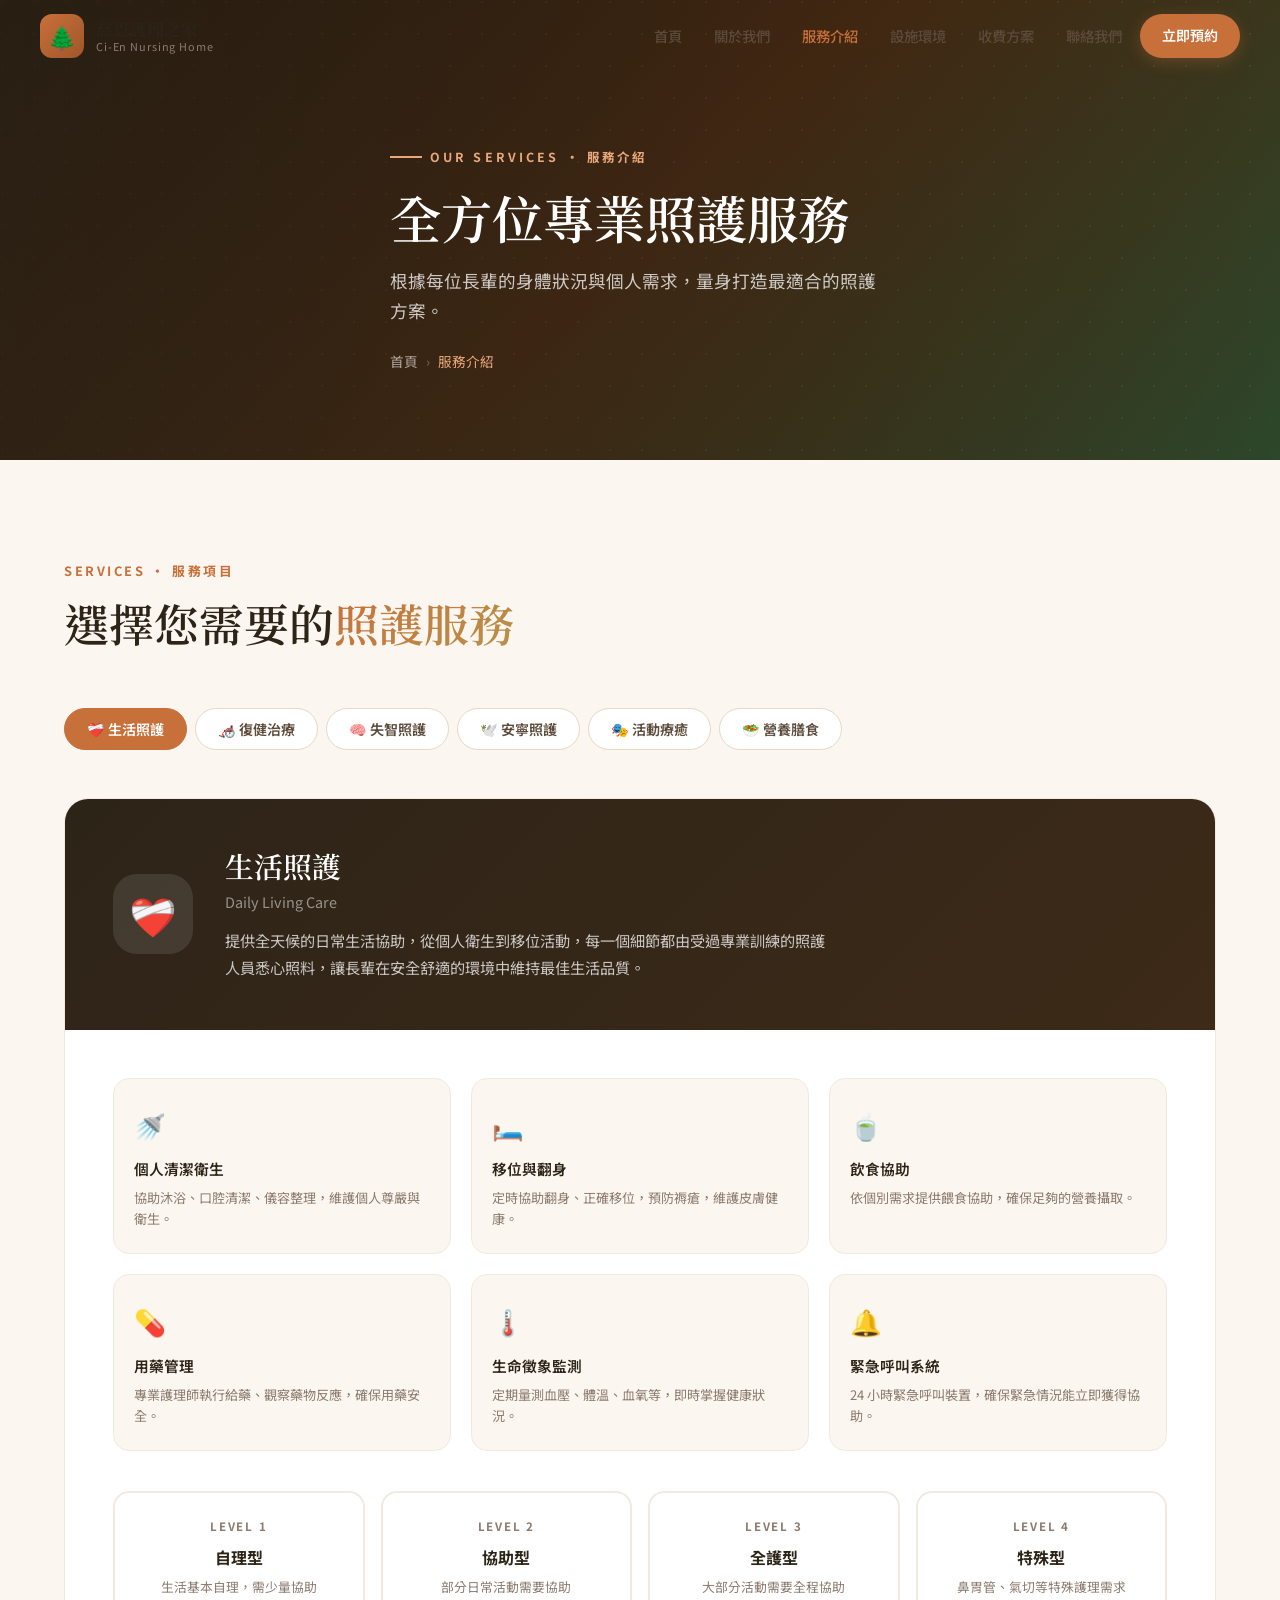
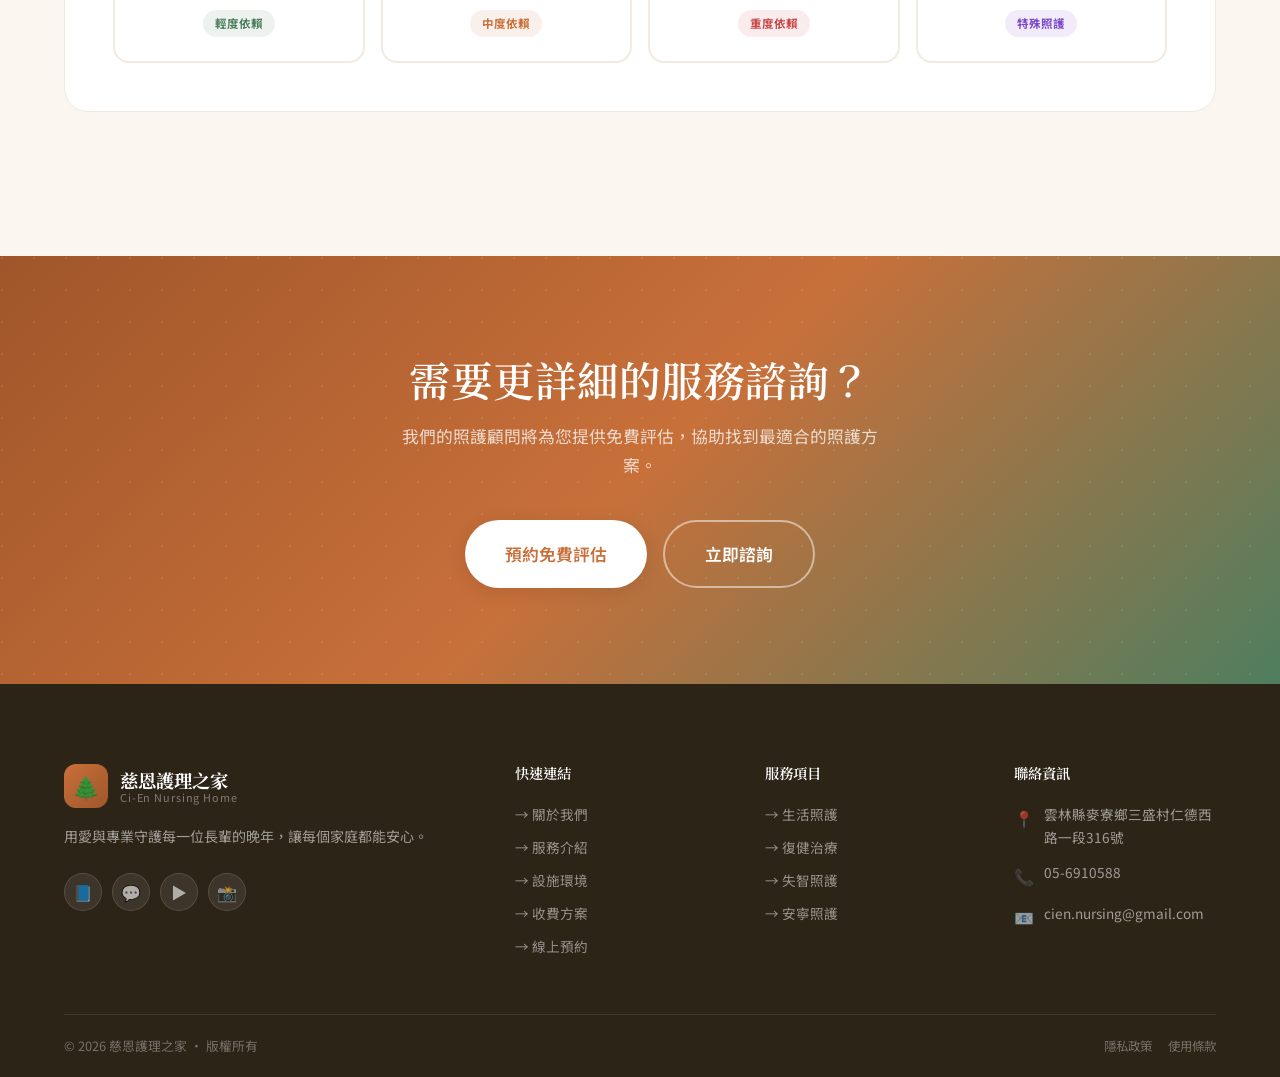
<file: services.html>
<!DOCTYPE html>
<html lang="zh-TW">
<head>
  <meta charset="UTF-8">
  <meta name="viewport" content="width=device-width, initial-scale=1.0">
  <title>服務介紹 | 慈恩護理之家</title>
  <link rel="stylesheet" href="css/style.css">
  <link rel="stylesheet" href="https://cdnjs.cloudflare.com/ajax/libs/font-awesome/6.5.0/css/all.min.css">
  <style>
    .service-tabs { display:flex; gap:8px; flex-wrap:wrap; margin-bottom:48px; }
    .service-tab {
      padding:10px 22px; border-radius:var(--radius-xl);
      border:1.5px solid var(--border); background:var(--bg-white);
      font-size:.88rem; font-weight:600; cursor:pointer;
      transition:var(--transition); color:var(--text-medium);
      font-family:inherit;
    }
    .service-tab:hover  { border-color:var(--primary); color:var(--primary); }
    .service-tab.active { background:var(--primary); border-color:var(--primary); color:#fff; }

    .service-detail { display:none; }
    .service-detail.active { display:block; }

    .service-main-card {
      background:var(--bg-white);
      border-radius:var(--radius-lg);
      overflow:hidden;
      border:1.5px solid var(--border-light);
      margin-bottom:48px;
    }

    .service-main-header {
      padding:48px;
      background:linear-gradient(135deg,var(--text-dark) 0%,#3D2A18 100%);
      display:flex; align-items:center; gap:32px;
      flex-wrap:wrap;
    }

    .service-main-icon {
      width:80px; height:80px;
      border-radius:var(--radius-lg);
      background:rgba(255,255,255,.1);
      display:flex; align-items:center; justify-content:center;
      font-size:2.4rem; flex-shrink:0;
    }

    .service-main-title { color:#fff; font-size:1.8rem; margin-bottom:6px; }
    .service-main-en    { color:rgba(255,255,255,.5); font-size:.9rem; margin-bottom:12px; }
    .service-main-desc  { color:rgba(255,255,255,.75); font-size:.95rem; line-height:1.8; max-width:600px; }

    .service-main-body { padding:48px; }

    .service-features-grid { display:grid; grid-template-columns:repeat(3,1fr); gap:20px; margin-bottom:40px; }
    @media(max-width:800px){ .service-features-grid{ grid-template-columns:1fr 1fr; } }
    @media(max-width:500px){ .service-features-grid{ grid-template-columns:1fr; } }

    .service-feature-item {
      padding:24px 20px;
      background:var(--bg-cream);
      border-radius:var(--radius-md);
      border:1px solid var(--border-light);
    }
    .sfi-icon  { font-size:1.6rem; margin-bottom:10px; }
    .sfi-title { font-weight:600; font-size:.92rem; margin-bottom:6px; }
    .sfi-desc  { font-size:.82rem; color:var(--text-light); line-height:1.6; }

    .service-process { margin-top:32px; }
    .process-title { font-size:1.1rem; font-weight:700; margin-bottom:20px; }
    .process-steps { display:flex; gap:0; flex-wrap:wrap; }
    .process-step { display:flex; align-items:center; gap:12px; flex:1; min-width:160px; }
    .process-step-num {
      width:36px; height:36px;
      border-radius:50%; background:var(--primary);
      color:#fff; display:flex; align-items:center; justify-content:center;
      font-weight:700; font-size:.88rem; flex-shrink:0;
    }
    .process-step-text { font-size:.85rem; font-weight:600; }
    .process-arrow { color:var(--border); font-size:1.2rem; margin:0 8px; }

    .care-levels { display:grid; grid-template-columns:repeat(4,1fr); gap:16px; margin-top:40px; }
    @media(max-width:900px){ .care-levels{ grid-template-columns:repeat(2,1fr); } }
    @media(max-width:500px){ .care-levels{ grid-template-columns:1fr; } }

    .care-level-card {
      padding:24px 20px; text-align:center;
      border-radius:var(--radius-md);
      border:2px solid var(--border-light);
      transition:var(--transition);
    }
    .care-level-card:hover { border-color:var(--primary); transform:translateY(-3px); }
    .cl-level { font-size:.72rem; font-weight:700; letter-spacing:.15em; text-transform:uppercase; color:var(--text-light); margin-bottom:8px; }
    .cl-name  { font-size:1rem; font-weight:700; margin-bottom:6px; }
    .cl-desc  { font-size:.8rem; color:var(--text-light); line-height:1.6; }
    .cl-badge { display:inline-block; padding:4px 12px; border-radius:var(--radius-xl); font-size:.72rem; font-weight:700; margin-top:12px; }
    .cl-badge.green  { background:rgba(79,126,95,.1); color:var(--secondary); }
    .cl-badge.orange { background:rgba(200,112,58,.1); color:var(--primary); }
    .cl-badge.red    { background:rgba(200,74,74,.1); color:#c84a4a; }
    .cl-badge.purple { background:rgba(124,74,200,.1); color:#7c4ac8; }
  </style>
</head>
<body>

<nav class="navbar scrolled" id="navbar">
  <div class="nav-inner">
    <a href="index.html" class="nav-logo">
      <div class="nav-logo-icon">🌲</div>
      <div class="nav-logo-text">
        <div class="nav-logo-zh">慈恩護理之家</div>
        <div class="nav-logo-en">Ci-En Nursing Home</div>
      </div>
    </a>
    <div class="nav-links" id="navLinks">
      <a href="index.html"      class="nav-link">首頁</a>
      <a href="about.html"      class="nav-link">關於我們</a>
      <a href="services.html"   class="nav-link active">服務介紹</a>
      <a href="facilities.html" class="nav-link">設施環境</a>
      <a href="pricing.html"    class="nav-link">收費方案</a>
      <a href="contact.html"    class="nav-link">聯絡我們</a>
      <a href="booking.html"    class="nav-link nav-cta">立即預約</a>
    </div>
    <button class="nav-hamburger" id="hamburger"><span></span><span></span><span></span></button>
  </div>
</nav>

<section class="page-hero">
  <div class="page-hero-bg" style="background:linear-gradient(135deg,rgba(30,18,6,.90) 0%,rgba(80,45,18,.82) 50%,rgba(50,90,55,.75) 100%) center/cover no-repeat,url(https://images.unsplash.com/photo-1576765608535-5a7c22fc0e57?auto=format&fit=crop&w=1600&h=700&q=85) center/cover no-repeat;"></div>
  <div class="page-hero-pattern"></div>
  <div class="page-hero-overlay"></div>
  <div class="container page-hero-content">
    <div class="page-hero-label">Our Services · 服務介紹</div>
    <h1>全方位專業照護服務</h1>
    <p>根據每位長輩的身體狀況與個人需求，量身打造最適合的照護方案。</p>
    <div class="breadcrumb">
      <a href="index.html">首頁</a><span class="sep">›</span>
      <span class="current">服務介紹</span>
    </div>
  </div>
</section>

<!-- Services Section -->
<section class="section bg-cream">
  <div class="container">
    <div class="section-header">
      <span class="section-label">Services · 服務項目</span>
      <h2 class="section-title">選擇您需要的<span>照護服務</span></h2>
    </div>

    <div class="service-tabs">
      <button class="service-tab active" data-tab="daily">❤️‍🩹 生活照護</button>
      <button class="service-tab" data-tab="rehab">🦽 復健治療</button>
      <button class="service-tab" data-tab="dementia">🧠 失智照護</button>
      <button class="service-tab" data-tab="palliative">🕊️ 安寧照護</button>
      <button class="service-tab" data-tab="activity">🎭 活動療癒</button>
      <button class="service-tab" data-tab="nutrition">🥗 營養膳食</button>
    </div>

    <!-- Daily Care -->
    <div class="service-detail active" id="tab-daily">
      <div class="service-main-card reveal">
        <div class="service-main-header">
          <div class="service-main-icon">❤️‍🩹</div>
          <div>
            <h2 class="service-main-title">生活照護</h2>
            <div class="service-main-en">Daily Living Care</div>
            <p class="service-main-desc">提供全天候的日常生活協助，從個人衛生到移位活動，每一個細節都由受過專業訓練的照護人員悉心照料，讓長輩在安全舒適的環境中維持最佳生活品質。</p>
          </div>
        </div>
        <div class="service-main-body">
          <div class="service-features-grid">
            <div class="service-feature-item">
              <div class="sfi-icon">🚿</div>
              <div class="sfi-title">個人清潔衛生</div>
              <div class="sfi-desc">協助沐浴、口腔清潔、儀容整理，維護個人尊嚴與衛生。</div>
            </div>
            <div class="service-feature-item">
              <div class="sfi-icon">🛏️</div>
              <div class="sfi-title">移位與翻身</div>
              <div class="sfi-desc">定時協助翻身、正確移位，預防褥瘡，維護皮膚健康。</div>
            </div>
            <div class="service-feature-item">
              <div class="sfi-icon">🍵</div>
              <div class="sfi-title">飲食協助</div>
              <div class="sfi-desc">依個別需求提供餵食協助，確保足夠的營養攝取。</div>
            </div>
            <div class="service-feature-item">
              <div class="sfi-icon">💊</div>
              <div class="sfi-title">用藥管理</div>
              <div class="sfi-desc">專業護理師執行給藥、觀察藥物反應，確保用藥安全。</div>
            </div>
            <div class="service-feature-item">
              <div class="sfi-icon">🌡️</div>
              <div class="sfi-title">生命徵象監測</div>
              <div class="sfi-desc">定期量測血壓、體溫、血氧等，即時掌握健康狀況。</div>
            </div>
            <div class="service-feature-item">
              <div class="sfi-icon">🔔</div>
              <div class="sfi-title">緊急呼叫系統</div>
              <div class="sfi-desc">24 小時緊急呼叫裝置，確保緊急情況能立即獲得協助。</div>
            </div>
          </div>
          <div class="care-levels">
            <div class="care-level-card">
              <div class="cl-level">Level 1</div>
              <div class="cl-name">自理型</div>
              <div class="cl-desc">生活基本自理，需少量協助</div>
              <span class="cl-badge green">輕度依賴</span>
            </div>
            <div class="care-level-card">
              <div class="cl-level">Level 2</div>
              <div class="cl-name">協助型</div>
              <div class="cl-desc">部分日常活動需要協助</div>
              <span class="cl-badge orange">中度依賴</span>
            </div>
            <div class="care-level-card">
              <div class="cl-level">Level 3</div>
              <div class="cl-name">全護型</div>
              <div class="cl-desc">大部分活動需要全程協助</div>
              <span class="cl-badge red">重度依賴</span>
            </div>
            <div class="care-level-card">
              <div class="cl-level">Level 4</div>
              <div class="cl-name">特殊型</div>
              <div class="cl-desc">鼻胃管、氣切等特殊護理需求</div>
              <span class="cl-badge purple">特殊照護</span>
            </div>
          </div>
        </div>
      </div>
    </div>

    <!-- Rehab -->
    <div class="service-detail" id="tab-rehab">
      <div class="service-main-card reveal">
        <div class="service-main-header" style="background:linear-gradient(135deg,#1A3A1A,#2E6E3A);">
          <div class="service-main-icon">🦽</div>
          <div>
            <h2 class="service-main-title">復健治療</h2>
            <div class="service-main-en">Rehabilitation Therapy</div>
            <p class="service-main-desc">由物理治療師、職能治療師、語言治療師組成的專業復健團隊，根據每位住民的功能狀況，制定個別化復健計畫，協助恢復身體機能與日常生活能力。</p>
          </div>
        </div>
        <div class="service-main-body">
          <div class="service-features-grid">
            <div class="service-feature-item">
              <div class="sfi-icon">🏃</div>
              <div class="sfi-title">物理治療</div>
              <div class="sfi-desc">改善肌肉力量、平衡功能，預防跌倒，促進行動能力。</div>
            </div>
            <div class="service-feature-item">
              <div class="sfi-icon">✋</div>
              <div class="sfi-title">職能治療</div>
              <div class="sfi-desc">訓練日常生活技能，提升生活自理能力與參與感。</div>
            </div>
            <div class="service-feature-item">
              <div class="sfi-icon">🗣️</div>
              <div class="sfi-title">語言治療</div>
              <div class="sfi-desc">改善吞嚥障礙、言語溝通問題，維持生活品質。</div>
            </div>
            <div class="service-feature-item">
              <div class="sfi-icon">🌊</div>
              <div class="sfi-title">水療復健</div>
              <div class="sfi-desc">利用水的特性進行低衝擊復健，適合關節退化長輩。</div>
            </div>
            <div class="service-feature-item">
              <div class="sfi-icon">🧘</div>
              <div class="sfi-title">平衡訓練</div>
              <div class="sfi-desc">專業平衡板、平衡訓練設備，有效降低跌倒風險。</div>
            </div>
            <div class="service-feature-item">
              <div class="sfi-icon">📊</div>
              <div class="sfi-title">功能評估</div>
              <div class="sfi-desc">定期功能評估，調整復健計畫，追蹤進步成效。</div>
            </div>
          </div>
          <div class="service-process">
            <div class="process-title">復健流程 · Rehabilitation Process</div>
            <div class="process-steps">
              <div class="process-step">
                <div class="process-step-num">1</div>
                <div class="process-step-text">功能評估</div>
              </div>
              <div class="process-arrow">→</div>
              <div class="process-step">
                <div class="process-step-num">2</div>
                <div class="process-step-text">制定計畫</div>
              </div>
              <div class="process-arrow">→</div>
              <div class="process-step">
                <div class="process-step-num">3</div>
                <div class="process-step-text">執行治療</div>
              </div>
              <div class="process-arrow">→</div>
              <div class="process-step">
                <div class="process-step-num">4</div>
                <div class="process-step-text">定期追蹤</div>
              </div>
              <div class="process-arrow">→</div>
              <div class="process-step">
                <div class="process-step-num">5</div>
                <div class="process-step-text">調整優化</div>
              </div>
            </div>
          </div>
        </div>
      </div>
    </div>

    <!-- Dementia -->
    <div class="service-detail" id="tab-dementia">
      <div class="service-main-card reveal">
        <div class="service-main-header" style="background:linear-gradient(135deg,#1A1A3A,#2E3A6E);">
          <div class="service-main-icon">🧠</div>
          <div>
            <h2 class="service-main-title">失智照護</h2>
            <div class="service-main-en">Dementia Care</div>
            <p class="service-main-desc">設有專屬失智照護單元，採用國際認證的「以人為本」照護模式，結合懷舊療法、音樂療法、感官刺激等多元非藥物介入，維護失智長輩的認知功能與生活尊嚴。</p>
          </div>
        </div>
        <div class="service-main-body">
          <div class="service-features-grid">
            <div class="service-feature-item">
              <div class="sfi-icon">🎵</div>
              <div class="sfi-title">音樂療法</div>
              <div class="sfi-desc">透過熟悉的音樂喚起美好記憶，穩定情緒、減少躁動。</div>
            </div>
            <div class="service-feature-item">
              <div class="sfi-icon">📸</div>
              <div class="sfi-title">懷舊療法</div>
              <div class="sfi-desc">運用老照片、舊物等刺激長期記憶，強化自我認同感。</div>
            </div>
            <div class="service-feature-item">
              <div class="sfi-icon">🌸</div>
              <div class="sfi-title">感官花園</div>
              <div class="sfi-desc">設計多感官刺激的安全花園，提供探索與放鬆的空間。</div>
            </div>
            <div class="service-feature-item">
              <div class="sfi-icon">🔒</div>
              <div class="sfi-title">安全環境</div>
              <div class="sfi-desc">防走失系統、圓形動線設計，確保遊走型失智者的安全。</div>
            </div>
            <div class="service-feature-item">
              <div class="sfi-icon">👨‍👩‍👧</div>
              <div class="sfi-title">家屬教育</div>
              <div class="sfi-desc">定期舉辦失智症照護工作坊，協助家屬理解與應對。</div>
            </div>
            <div class="service-feature-item">
              <div class="sfi-icon">🤝</div>
              <div class="sfi-title">跨專業團隊</div>
              <div class="sfi-desc">醫師、護理師、社工、治療師協同合作，全方位照護。</div>
            </div>
          </div>
        </div>
      </div>
    </div>

    <!-- Palliative -->
    <div class="service-detail" id="tab-palliative">
      <div class="service-main-card reveal">
        <div class="service-main-header" style="background:linear-gradient(135deg,#3A1A3A,#6E2E6E);">
          <div class="service-main-icon">🕊️</div>
          <div>
            <h2 class="service-main-title">安寧照護</h2>
            <div class="service-main-en">Palliative Care</div>
            <p class="service-main-desc">我們以深切的同理心陪伴生命末期的長輩與家屬，提供生理舒適、心理支持與靈性關懷，讓每一位長輩都能在平靜與尊嚴中走完生命最後的旅程。</p>
          </div>
        </div>
        <div class="service-main-body">
          <div class="service-features-grid">
            <div class="service-feature-item">
              <div class="sfi-icon">💊</div>
              <div class="sfi-title">疼痛控制</div>
              <div class="sfi-desc">積極的疼痛評估與藥物管理，確保長輩身體舒適。</div>
            </div>
            <div class="service-feature-item">
              <div class="sfi-icon">💙</div>
              <div class="sfi-title">心理支持</div>
              <div class="sfi-desc">專業諮商師提供情緒支持，協助面對生命末期的心理需求。</div>
            </div>
            <div class="service-feature-item">
              <div class="sfi-icon">🙏</div>
              <div class="sfi-title">靈性關懷</div>
              <div class="sfi-desc">尊重個人信仰，提供宗教儀式協助與靈性陪伴。</div>
            </div>
            <div class="service-feature-item">
              <div class="sfi-icon">👨‍👩‍👧</div>
              <div class="sfi-title">家屬支持</div>
              <div class="sfi-desc">全程陪伴家屬，提供悲傷輔導與哀傷支持服務。</div>
            </div>
            <div class="service-feature-item">
              <div class="sfi-icon">📋</div>
              <div class="sfi-title">預立醫療</div>
              <div class="sfi-desc">協助完成預立醫療決定，尊重長輩的自主意願。</div>
            </div>
            <div class="service-feature-item">
              <div class="sfi-icon">🌿</div>
              <div class="sfi-title">自然療法</div>
              <div class="sfi-desc">芳香療法、音樂、藝術等輔助療法，提升生命末期品質。</div>
            </div>
          </div>
        </div>
      </div>
    </div>

    <!-- Activity -->
    <div class="service-detail" id="tab-activity">
      <div class="service-main-card reveal">
        <div class="service-main-header" style="background:linear-gradient(135deg,#3A3A1A,#6E6E2E);">
          <div class="service-main-icon">🎭</div>
          <div>
            <h2 class="service-main-title">活動療癒</h2>
            <div class="service-main-en">Activity Therapy</div>
            <p class="service-main-desc">豐富多元的活動課程不僅能促進身心健康，更能讓長輩找到生活的樂趣與意義。我們每週提供超過 20 種不同類型的活動，讓每位長輩都能找到自己喜愛的方式。</p>
          </div>
        </div>
        <div class="service-main-body">
          <div class="service-features-grid">
            <div class="service-feature-item">
              <div class="sfi-icon">🎨</div>
              <div class="sfi-title">藝術創作</div>
              <div class="sfi-desc">繪畫、書法、陶藝、手工藝，激發創造力與成就感。</div>
            </div>
            <div class="service-feature-item">
              <div class="sfi-icon">🌱</div>
              <div class="sfi-title">園藝治療</div>
              <div class="sfi-desc">在綠意盎然的花園中種花種菜，感受生命的喜悅。</div>
            </div>
            <div class="service-feature-item">
              <div class="sfi-icon">🎵</div>
              <div class="sfi-title">音樂活動</div>
              <div class="sfi-desc">合唱、樂器演奏、音樂欣賞，讓音符療癒心靈。</div>
            </div>
            <div class="service-feature-item">
              <div class="sfi-icon">🎮</div>
              <div class="sfi-title">益智遊戲</div>
              <div class="sfi-desc">棋類、拼圖、認知訓練遊戲，保持大腦靈活度。</div>
            </div>
            <div class="service-feature-item">
              <div class="sfi-icon">🏊</div>
              <div class="sfi-title">體適能運動</div>
              <div class="sfi-desc">太極拳、椅上瑜伽、健走，強化體力與平衡能力。</div>
            </div>
            <div class="service-feature-item">
              <div class="sfi-icon">🎪</div>
              <div class="sfi-title">節慶活動</div>
              <div class="sfi-desc">農曆年、中秋、生日派對等節慶慶祝，增添生活喜悅。</div>
            </div>
          </div>
        </div>
      </div>
    </div>

    <!-- Nutrition -->
    <div class="service-detail" id="tab-nutrition">
      <div class="service-main-card reveal">
        <div class="service-main-header" style="background:linear-gradient(135deg,#1A3A3A,#2E6E6E);">
          <div class="service-main-icon">🥗</div>
          <div>
            <h2 class="service-main-title">營養膳食</h2>
            <div class="service-main-en">Nutritional Dining</div>
            <p class="service-main-desc">由持照營養師根據每位住民的健康狀況、疾病需求與個人喜好，量身設計每日三餐，提供美味又均衡的營養膳食，讓吃飯成為每天最期待的事。</p>
          </div>
        </div>
        <div class="service-main-body">
          <div class="service-features-grid">
            <div class="service-feature-item">
              <div class="sfi-icon">🥢</div>
              <div class="sfi-title">個人化菜單</div>
              <div class="sfi-desc">依疾病需求設計低鹽、低糖、低普林等特殊飲食。</div>
            </div>
            <div class="service-feature-item">
              <div class="sfi-icon">🍲</div>
              <div class="sfi-title">質地調整飲食</div>
              <div class="sfi-desc">提供細碎、軟質、均質等多種質地，適合吞嚥困難者。</div>
            </div>
            <div class="service-feature-item">
              <div class="sfi-icon">🌾</div>
              <div class="sfi-title">在地食材</div>
              <div class="sfi-desc">選用新鮮在地食材，確保食品安全與營養品質。</div>
            </div>
            <div class="service-feature-item">
              <div class="sfi-icon">📊</div>
              <div class="sfi-title">營養監測</div>
              <div class="sfi-desc">定期評估體重、營養指標，及時調整飲食計畫。</div>
            </div>
            <div class="service-feature-item">
              <div class="sfi-icon">☕</div>
              <div class="sfi-title">下午茶點心</div>
              <div class="sfi-desc">每日提供健康點心與飲品，補充能量與增添生活樂趣。</div>
            </div>
            <div class="service-feature-item">
              <div class="sfi-icon">🎂</div>
              <div class="sfi-title">生日慶生</div>
              <div class="sfi-desc">為每位住民準備生日蛋糕，讓特別的日子更加難忘。</div>
            </div>
          </div>
        </div>
      </div>
    </div>

  </div>
</section>

<!-- CTA -->
<section class="cta-section">
  <div class="container" style="position:relative;z-index:1;">
    <h2>需要更詳細的服務諮詢？</h2>
    <p>我們的照護顧問將為您提供免費評估，協助找到最適合的照護方案。</p>
    <div class="cta-buttons">
      <a href="booking.html" class="btn btn-white btn-lg">預約免費評估</a>
      <a href="contact.html" class="btn btn-secondary btn-lg" style="border-color:rgba(255,255,255,.5);color:#fff;">立即諮詢</a>
    </div>
  </div>
</section>

<footer class="footer">
  <div class="container">
    <div class="footer-grid">
      <div class="footer-brand">
        <div class="nav-logo" style="margin-bottom:16px;">
          <div class="nav-logo-icon">🌲</div>
          <div class="nav-logo-text">
            <div class="nav-logo-zh">慈恩護理之家</div>
            <div class="nav-logo-en">Ci-En Nursing Home</div>
          </div>
        </div>
        <p class="footer-desc">用愛與專業守護每一位長輩的晚年，讓每個家庭都能安心。</p>
        <div class="footer-social">
          <a href="#" class="social-btn">📘</a><a href="#" class="social-btn">💬</a>
          <a href="#" class="social-btn">▶️</a><a href="#" class="social-btn">📸</a>
        </div>
      </div>
      <div class="footer-col"><h4>快速連結</h4>
        <div class="footer-links">
          <a href="about.html"      class="footer-link">→ 關於我們</a>
          <a href="services.html"   class="footer-link">→ 服務介紹</a>
          <a href="facilities.html" class="footer-link">→ 設施環境</a>
          <a href="pricing.html"    class="footer-link">→ 收費方案</a>
          <a href="booking.html"    class="footer-link">→ 線上預約</a>
        </div>
      </div>
      <div class="footer-col"><h4>服務項目</h4>
        <div class="footer-links">
          <a href="#" class="footer-link">→ 生活照護</a>
          <a href="#" class="footer-link">→ 復健治療</a>
          <a href="#" class="footer-link">→ 失智照護</a>
          <a href="#" class="footer-link">→ 安寧照護</a>
        </div>
      </div>
      <div class="footer-col"><h4>聯絡資訊</h4>
        <div class="footer-contact-item"><span class="footer-contact-icon">📍</span><span>雲林縣麥寮鄉三盛村仁德西路一段316號</span></div>
        <div class="footer-contact-item"><span class="footer-contact-icon">📞</span><span>05-6910588</span></div>
        <div class="footer-contact-item"><span class="footer-contact-icon">📧</span><span>cien.nursing@gmail.com</span></div>
      </div>
    </div>
    <div class="footer-bottom">
      <div class="footer-copy">© 2026 慈恩護理之家 · 版權所有</div>
      <div class="footer-legal"><a href="#">隱私政策</a><a href="#">使用條款</a></div>
    </div>
  </div>
</footer>

<button class="back-to-top" id="backToTop">↑</button>
<div class="toast" id="toast"></div>
<script src="js/main.js"></script>
<script>
  // Service tabs
  document.querySelectorAll('.service-tab').forEach(tab => {
    tab.addEventListener('click', () => {
      document.querySelectorAll('.service-tab').forEach(t => t.classList.remove('active'));
      document.querySelectorAll('.service-detail').forEach(d => d.classList.remove('active'));
      tab.classList.add('active');
      const target = document.getElementById('tab-' + tab.dataset.tab);
      if (target) target.classList.add('active');
    });
  });
</script>
</body>
</html>
</file>
<file: css/style.css>
/* =============================================
   全局樣式 / Global Styles
   ============================================= */
@import url('https://fonts.googleapis.com/css2?family=Noto+Serif+TC:wght@300;400;500;600;700&family=Noto+Sans+TC:wght@300;400;500;700&family=Playfair+Display:ital,wght@0,400;0,700;1,400&display=swap');
@import url('https://cdnjs.cloudflare.com/ajax/libs/font-awesome/6.5.0/css/all.min.css');

:root {
  --primary:        #C8703A;
  --primary-light:  #E8A87C;
  --primary-dark:   #A0562A;
  --secondary:      #4F7E5F;
  --secondary-light:#7AAD8C;
  --gold:           #B8934A;
  --gold-light:     #D4B06A;
  --bg-cream:       #FBF6EF;
  --bg-light:       #FFF9F4;
  --bg-white:       #FFFFFF;
  --text-dark:      #2D2418;
  --text-medium:    #5C4A3A;
  --text-light:     #8C7B6E;
  --border:         #E8D8C4;
  --border-light:   #F2EAE0;
  --shadow-sm:      0 2px 8px rgba(45,36,24,.08);
  --shadow-md:      0 8px 32px rgba(45,36,24,.12);
  --shadow-lg:      0 16px 64px rgba(45,36,24,.16);
  --radius-sm:      8px;
  --radius-md:      16px;
  --radius-lg:      24px;
  --radius-xl:      40px;
  --transition:     all .3s cubic-bezier(.4,0,.2,1);
}

*, *::before, *::after { box-sizing: border-box; margin: 0; padding: 0; }

html { scroll-behavior: smooth; font-size: 16px; }

body {
  font-family: 'Noto Sans TC', 'Helvetica Neue', Arial, sans-serif;
  color: var(--text-dark);
  background: var(--bg-cream);
  line-height: 1.7;
  overflow-x: hidden;
}

img { max-width: 100%; display: block; }
a  { text-decoration: none; color: inherit; }
ul { list-style: none; }

h1,h2,h3,h4,h5 {
  font-family: 'Noto Serif TC', 'Times New Roman', serif;
  line-height: 1.3;
  font-weight: 600;
}

.container { max-width: 1200px; margin: 0 auto; padding: 0 24px; }
.section    { padding: 96px 0; }
.section-sm { padding: 64px 0; }

/* =============================================
   Typography
   ============================================= */
.section-label {
  font-size: .8rem;
  font-weight: 700;
  letter-spacing: .2em;
  text-transform: uppercase;
  color: var(--primary);
  margin-bottom: 12px;
  display: block;
}

.section-title {
  font-size: clamp(1.8rem, 4vw, 2.8rem);
  color: var(--text-dark);
  margin-bottom: 16px;
}

.section-title span { color: var(--primary); }

.section-subtitle {
  font-size: 1.05rem;
  color: var(--text-light);
  max-width: 600px;
  line-height: 1.8;
}

.section-header         { margin-bottom: 56px; }
.section-header.center  { text-align: center; }
.section-header.center .section-subtitle { margin: 0 auto; }

/* =============================================
   Navigation
   ============================================= */
.navbar {
  position: fixed;
  top: 0; left: 0; right: 0;
  z-index: 1000;
  padding: 0 24px;
  transition: var(--transition);
}

.navbar.transparent { background: transparent; }

/* Logo 在透明 navbar 時顯示白色 */
.navbar.transparent .nav-logo-zh { color: #fff; }
.navbar.transparent .nav-logo-en { color: rgba(255,255,255,.65); }
.navbar.transparent .nav-link     { color: rgba(255,255,255,.85); }
.navbar.transparent .nav-link:hover { color: #fff; background: rgba(255,255,255,.1); }
.navbar.scrolled {
  background: rgba(255,249,244,.97);
  backdrop-filter: blur(12px);
  -webkit-backdrop-filter: blur(12px);
  box-shadow: var(--shadow-sm);
}

.nav-inner {
  max-width: 1200px;
  margin: 0 auto;
  display: flex;
  align-items: center;
  justify-content: space-between;
  height: 72px;
}

.nav-logo {
  display: flex;
  align-items: center;
  gap: 12px;
}

.nav-logo-icon {
  width: 44px; height: 44px;
  background: linear-gradient(135deg, var(--primary), var(--primary-dark));
  border-radius: 12px;
  display: flex; align-items: center; justify-content: center;
  font-size: 1.4rem;
}

.nav-logo-text { line-height: 1.2; }
.nav-logo-zh   { font-family: 'Noto Serif TC', serif; font-size: 1.05rem; font-weight: 700; color: var(--text-dark); }
.nav-logo-en   { font-size: .68rem; color: var(--text-light); letter-spacing: .08em; }

.nav-links {
  display: flex;
  align-items: center;
  gap: 4px;
}

.nav-link {
  padding: 8px 14px;
  border-radius: var(--radius-sm);
  font-size: .9rem;
  font-weight: 500;
  color: var(--text-medium);
  transition: var(--transition);
  position: relative;
}

.nav-link:hover { color: var(--primary); background: rgba(200,112,58,.06); }
.nav-link.active { color: var(--primary); }

.nav-cta {
  padding: 10px 22px;
  background: var(--primary);
  color: #fff !important;
  border-radius: var(--radius-xl);
  font-weight: 600;
  font-size: .88rem;
  transition: var(--transition);
  box-shadow: 0 4px 16px rgba(200,112,58,.3);
}

.nav-cta:hover {
  background: var(--primary-dark);
  transform: translateY(-1px);
  box-shadow: 0 6px 20px rgba(200,112,58,.4);
}

.nav-hamburger {
  display: none;
  flex-direction: column;
  gap: 5px;
  cursor: pointer;
  padding: 8px;
  border-radius: var(--radius-sm);
  transition: var(--transition);
}

.nav-hamburger span {
  width: 24px; height: 2px;
  background: var(--text-dark);
  border-radius: 2px;
  transition: var(--transition);
}

.nav-hamburger.active span:nth-child(1) { transform: rotate(45deg) translate(5px, 5px); }
.nav-hamburger.active span:nth-child(2) { opacity: 0; }
.nav-hamburger.active span:nth-child(3) { transform: rotate(-45deg) translate(5px, -5px); }

@media (max-width: 900px) {
  .nav-hamburger { display: flex; }
  .nav-links {
    position: fixed;
    top: 72px; left: 0; right: 0;
    background: rgba(255,249,244,.98);
    backdrop-filter: blur(12px);
    flex-direction: column;
    padding: 24px;
    gap: 8px;
    transform: translateY(-120%);
    transition: var(--transition);
    box-shadow: var(--shadow-md);
  }
  .nav-links.open { transform: translateY(0); }
  .nav-link { width: 100%; text-align: center; padding: 12px; }
}

/* =============================================
   Buttons
   ============================================= */
.btn {
  display: inline-flex;
  align-items: center;
  gap: 8px;
  padding: 14px 32px;
  border-radius: var(--radius-xl);
  font-weight: 600;
  font-size: .95rem;
  cursor: pointer;
  border: none;
  transition: var(--transition);
  font-family: inherit;
}

.btn-primary {
  background: var(--primary);
  color: #fff;
  box-shadow: 0 4px 20px rgba(200,112,58,.35);
}

.btn-primary:hover {
  background: var(--primary-dark);
  transform: translateY(-2px);
  box-shadow: 0 8px 28px rgba(200,112,58,.45);
}

.btn-secondary {
  background: transparent;
  color: var(--primary);
  border: 2px solid var(--primary);
}

.btn-secondary:hover {
  background: var(--primary);
  color: #fff;
  transform: translateY(-2px);
}

.btn-white {
  background: #fff;
  color: var(--primary);
  box-shadow: 0 4px 20px rgba(0,0,0,.1);
}

.btn-white:hover {
  transform: translateY(-2px);
  box-shadow: 0 8px 28px rgba(0,0,0,.15);
}

.btn-gold {
  background: linear-gradient(135deg, var(--gold), var(--gold-light));
  color: #fff;
  box-shadow: 0 4px 20px rgba(184,147,74,.35);
}

.btn-gold:hover {
  transform: translateY(-2px);
  box-shadow: 0 8px 28px rgba(184,147,74,.45);
}

.btn-lg { padding: 18px 40px; font-size: 1.05rem; }
.btn-sm { padding: 10px 22px; font-size: .85rem; }

/* =============================================
   Hero
   ============================================= */
.page-hero {
  min-height: 460px;
  display: flex;
  align-items: center;
  position: relative;
  overflow: hidden;
  padding: 140px 0 80px;
  background: #1a0f05; /* fallback if bg div fails */
}

.page-hero-bg {
  position: absolute;
  inset: 0;
  /* Fallback gradient if photo doesn't load */
  background: linear-gradient(135deg, #1e1208 0%, #5C3A20 50%, #2d5035 100%) center/cover no-repeat;
}

.page-hero-pattern {
  position: absolute;
  inset: 0;
  opacity: .06;
  background-image: radial-gradient(circle at 2px 2px, #fff 1px, transparent 0);
  background-size: 32px 32px;
}

.page-hero-overlay {
  position: absolute;
  inset: 0;
  background: linear-gradient(to right, rgba(45,36,24,.7) 0%, transparent 100%);
}

.page-hero-content { position: relative; z-index: 1; }

.page-hero-label {
  font-size: .78rem;
  font-weight: 700;
  letter-spacing: .25em;
  text-transform: uppercase;
  color: var(--primary-light);
  margin-bottom: 16px;
  display: flex;
  align-items: center;
  gap: 8px;
}

.page-hero-label::before {
  content: '';
  width: 32px; height: 2px;
  background: var(--primary-light);
}

.page-hero h1 {
  font-size: clamp(2rem, 5vw, 3.2rem);
  color: #fff;
  margin-bottom: 16px;
}

.page-hero p {
  font-size: 1.1rem;
  color: rgba(255,255,255,.75);
  max-width: 500px;
}

.breadcrumb {
  display: flex;
  align-items: center;
  gap: 8px;
  margin-top: 24px;
  font-size: .85rem;
  color: rgba(255,255,255,.6);
}

.breadcrumb a { color: rgba(255,255,255,.6); transition: var(--transition); }
.breadcrumb a:hover { color: var(--primary-light); }
.breadcrumb .sep { opacity: .5; }
.breadcrumb .current { color: var(--primary-light); }

/* =============================================
   Cards
   ============================================= */
.card {
  background: var(--bg-white);
  border-radius: var(--radius-lg);
  border: 1px solid var(--border-light);
  overflow: hidden;
  transition: var(--transition);
}

.card:hover {
  transform: translateY(-4px);
  box-shadow: var(--shadow-md);
}

.card-icon {
  width: 64px; height: 64px;
  border-radius: var(--radius-md);
  display: flex;
  align-items: center;
  justify-content: center;
  font-size: 1.6rem;
  margin-bottom: 20px;
}

.card-icon.orange  { background: rgba(200,112,58,.1); }
.card-icon.green   { background: rgba(79,126,95,.1); }
.card-icon.gold    { background: rgba(184,147,74,.1); }
.card-icon.blue    { background: rgba(74,124,200,.1); }
.card-icon.purple  { background: rgba(124,74,200,.1); }
.card-icon.rose    { background: rgba(200,74,112,.1); }

/* =============================================
   Forms
   ============================================= */
.form-group { margin-bottom: 24px; }

.form-label {
  display: block;
  font-size: .88rem;
  font-weight: 600;
  color: var(--text-medium);
  margin-bottom: 8px;
}

.form-label .required { color: var(--primary); margin-left: 2px; }

.form-control {
  width: 100%;
  padding: 14px 18px;
  border: 1.5px solid var(--border);
  border-radius: var(--radius-sm);
  font-size: .95rem;
  font-family: inherit;
  color: var(--text-dark);
  background: var(--bg-white);
  transition: var(--transition);
  outline: none;
}

.form-control:focus {
  border-color: var(--primary);
  box-shadow: 0 0 0 3px rgba(200,112,58,.1);
}

.form-control::placeholder { color: var(--text-light); }

select.form-control { cursor: pointer; }
textarea.form-control { resize: vertical; min-height: 120px; }

.form-row { display: grid; grid-template-columns: 1fr 1fr; gap: 20px; }
@media (max-width: 600px) { .form-row { grid-template-columns: 1fr; } }

.form-check {
  display: flex;
  align-items: center;
  gap: 10px;
  cursor: pointer;
  font-size: .9rem;
  color: var(--text-medium);
}

.form-check input[type="checkbox"],
.form-check input[type="radio"] {
  width: 18px; height: 18px;
  accent-color: var(--primary);
  cursor: pointer;
}

/* =============================================
   Stats Bar
   ============================================= */
.stats-bar {
  background: linear-gradient(135deg, var(--primary-dark) 0%, var(--primary) 100%);
  padding: 40px 0;
}

.stats-grid {
  display: grid;
  grid-template-columns: repeat(4, 1fr);
  gap: 1px;
  background: rgba(255,255,255,.15);
}

@media (max-width: 700px) { .stats-grid { grid-template-columns: repeat(2, 1fr); } }

.stat-item {
  background: transparent;
  padding: 24px;
  text-align: center;
}

.stat-number {
  font-family: 'Noto Serif TC', serif;
  font-size: 2.4rem;
  font-weight: 700;
  color: #fff;
  line-height: 1;
  margin-bottom: 6px;
}

.stat-number sup { font-size: 1.2rem; }
.stat-label { font-size: .82rem; color: rgba(255,255,255,.75); letter-spacing: .05em; }

/* =============================================
   Testimonials
   ============================================= */
.testimonial-card {
  background: var(--bg-white);
  border-radius: var(--radius-lg);
  padding: 36px;
  border: 1px solid var(--border-light);
  position: relative;
}

.testimonial-card::before {
  content: '"';
  font-family: 'Playfair Display', serif;
  font-size: 5rem;
  color: var(--primary);
  opacity: .15;
  position: absolute;
  top: 16px; left: 24px;
  line-height: 1;
}

.testimonial-stars { color: #F5A623; font-size: 1.1rem; margin-bottom: 16px; }
.testimonial-text { color: var(--text-medium); line-height: 1.8; margin-bottom: 24px; font-size: .95rem; }

.testimonial-author {
  display: flex;
  align-items: center;
  gap: 14px;
}

.testimonial-avatar {
  width: 48px; height: 48px;
  border-radius: 50%;
  display: flex;
  align-items: center;
  justify-content: center;
  font-size: 1.3rem;
  background: linear-gradient(135deg, var(--primary-light), var(--gold-light));
  flex-shrink: 0;
}

.testimonial-name { font-weight: 600; font-size: .9rem; }
.testimonial-role { font-size: .78rem; color: var(--text-light); }

/* =============================================
   Gallery / Lightbox
   ============================================= */
.gallery-grid {
  display: grid;
  grid-template-columns: repeat(3, 1fr);
  gap: 16px;
}

@media (max-width: 768px) { .gallery-grid { grid-template-columns: repeat(2, 1fr); } }
@media (max-width: 480px) { .gallery-grid { grid-template-columns: 1fr; } }

.gallery-item {
  border-radius: var(--radius-md);
  overflow: hidden;
  cursor: pointer;
  position: relative;
  aspect-ratio: 4/3;
  background: var(--bg-cream);
}

.gallery-item.tall { grid-row: span 2; aspect-ratio: auto; }
.gallery-item.wide { grid-column: span 2; }

.gallery-thumb {
  width: 100%; height: 100%;
  object-fit: cover;
  transition: transform .5s ease;
}

.gallery-item:hover .gallery-thumb { transform: scale(1.05); }

.gallery-overlay {
  position: absolute;
  inset: 0;
  background: linear-gradient(to top, rgba(45,36,24,.7) 0%, transparent 60%);
  opacity: 0;
  transition: var(--transition);
  display: flex;
  align-items: flex-end;
  padding: 20px;
}

.gallery-item:hover .gallery-overlay { opacity: 1; }

.gallery-caption { color: #fff; font-size: .88rem; font-weight: 500; }

.gallery-zoom {
  position: absolute;
  top: 50%; left: 50%;
  transform: translate(-50%, -50%) scale(.7);
  opacity: 0;
  width: 48px; height: 48px;
  background: rgba(255,255,255,.9);
  border-radius: 50%;
  display: flex;
  align-items: center;
  justify-content: center;
  font-size: 1.2rem;
  transition: var(--transition);
}

.gallery-item:hover .gallery-zoom {
  opacity: 1;
  transform: translate(-50%, -50%) scale(1);
}

/* Lightbox */
.lightbox {
  position: fixed;
  inset: 0;
  z-index: 9999;
  background: rgba(0,0,0,.95);
  display: flex;
  align-items: center;
  justify-content: center;
  opacity: 0;
  pointer-events: none;
  transition: opacity .3s ease;
}

.lightbox.open { opacity: 1; pointer-events: all; }

.lightbox-img {
  max-width: 90vw;
  max-height: 85vh;
  border-radius: var(--radius-md);
  object-fit: contain;
}

.lightbox-close {
  position: absolute;
  top: 24px; right: 24px;
  width: 44px; height: 44px;
  background: rgba(255,255,255,.1);
  border: 1px solid rgba(255,255,255,.2);
  border-radius: 50%;
  color: #fff;
  font-size: 1.2rem;
  cursor: pointer;
  display: flex;
  align-items: center;
  justify-content: center;
  transition: var(--transition);
}

.lightbox-close:hover { background: rgba(255,255,255,.2); }

.lightbox-nav {
  position: absolute;
  top: 50%;
  transform: translateY(-50%);
  width: 48px; height: 48px;
  background: rgba(255,255,255,.1);
  border: 1px solid rgba(255,255,255,.2);
  border-radius: 50%;
  color: #fff;
  font-size: 1.3rem;
  cursor: pointer;
  display: flex;
  align-items: center;
  justify-content: center;
  transition: var(--transition);
}

.lightbox-nav:hover { background: rgba(255,255,255,.25); }
.lightbox-prev { left: 24px; }
.lightbox-next { right: 24px; }

.lightbox-caption {
  position: absolute;
  bottom: 24px; left: 0; right: 0;
  text-align: center;
  color: rgba(255,255,255,.8);
  font-size: .9rem;
}

/* =============================================
   Virtual Tour
   ============================================= */
.tour-viewer {
  position: relative;
  width: 100%;
  height: 500px;
  border-radius: var(--radius-lg);
  overflow: hidden;
  background: #1a1a2e;
  cursor: grab;
}

.tour-viewer:active { cursor: grabbing; }

.tour-scene {
  width: 100%;
  height: 100%;
  display: flex;
  transition: background .5s ease;
}

.tour-panorama {
  position: absolute;
  inset: 0;
  display: flex;
  align-items: center;
  justify-content: center;
  overflow: hidden;
}

.tour-bg {
  position: absolute;
  width: 300%;
  height: 100%;
  display: flex;
  align-items: center;
  transition: transform .1s ease-out;
}

.tour-room {
  display: none;
  position: absolute;
  inset: 0;
  align-items: center;
  justify-content: center;
  flex-direction: column;
}

.tour-room.active { display: flex; }

.tour-controls {
  position: absolute;
  bottom: 24px;
  left: 50%;
  transform: translateX(-50%);
  display: flex;
  gap: 8px;
  background: rgba(0,0,0,.5);
  backdrop-filter: blur(8px);
  padding: 12px 20px;
  border-radius: var(--radius-xl);
}

.tour-btn {
  padding: 8px 18px;
  border-radius: var(--radius-xl);
  border: 1.5px solid rgba(255,255,255,.3);
  background: transparent;
  color: rgba(255,255,255,.8);
  font-size: .8rem;
  cursor: pointer;
  font-family: inherit;
  transition: var(--transition);
  white-space: nowrap;
}

.tour-btn.active, .tour-btn:hover {
  background: var(--primary);
  border-color: var(--primary);
  color: #fff;
}

.tour-hotspots {
  position: absolute;
  inset: 0;
  pointer-events: none;
}

.hotspot {
  position: absolute;
  width: 36px; height: 36px;
  background: rgba(200,112,58,.8);
  border: 2px solid #fff;
  border-radius: 50%;
  display: flex;
  align-items: center;
  justify-content: center;
  cursor: pointer;
  pointer-events: all;
  font-size: .85rem;
  color: #fff;
  transition: var(--transition);
  animation: hotspot-pulse 2s infinite;
}

.hotspot:hover { transform: scale(1.2); }

@keyframes hotspot-pulse {
  0%,100% { box-shadow: 0 0 0 0 rgba(200,112,58,.4); }
  50%      { box-shadow: 0 0 0 12px rgba(200,112,58,0); }
}

.hotspot-label {
  position: absolute;
  bottom: calc(100% + 8px);
  left: 50%;
  transform: translateX(-50%);
  background: var(--text-dark);
  color: #fff;
  font-size: .72rem;
  padding: 4px 10px;
  border-radius: var(--radius-sm);
  white-space: nowrap;
  opacity: 0;
  transition: var(--transition);
  pointer-events: none;
}

.hotspot:hover .hotspot-label { opacity: 1; }

.tour-info {
  position: absolute;
  top: 20px; left: 20px;
  background: rgba(0,0,0,.5);
  backdrop-filter: blur(8px);
  padding: 12px 18px;
  border-radius: var(--radius-sm);
  color: #fff;
}

.tour-info-title { font-size: .95rem; font-weight: 600; margin-bottom: 2px; }
.tour-info-sub   { font-size: .75rem; color: rgba(255,255,255,.65); }

.tour-nav-hint {
  position: absolute;
  top: 20px; right: 20px;
  background: rgba(0,0,0,.5);
  backdrop-filter: blur(8px);
  padding: 8px 14px;
  border-radius: var(--radius-sm);
  color: rgba(255,255,255,.7);
  font-size: .75rem;
  display: flex;
  align-items: center;
  gap: 6px;
}

/* =============================================
   Pricing
   ============================================= */
.pricing-grid {
  display: grid;
  grid-template-columns: repeat(3, 1fr);
  gap: 24px;
  align-items: stretch;
}

@media (max-width: 900px) { .pricing-grid { grid-template-columns: 1fr; max-width: 480px; margin: 0 auto; } }

.pricing-card {
  background: var(--bg-white);
  border-radius: var(--radius-lg);
  border: 1.5px solid var(--border-light);
  padding: 40px 36px;
  transition: var(--transition);
  position: relative;
  overflow: hidden;
}

.pricing-card:hover { transform: translateY(-6px); box-shadow: var(--shadow-lg); }

.pricing-card.featured {
  background: linear-gradient(145deg, var(--text-dark) 0%, #3D2A18 100%);
  border-color: var(--primary);
  color: #fff;
}

.pricing-badge {
  position: absolute;
  top: 20px; right: -28px;
  background: var(--gold);
  color: #fff;
  font-size: .72rem;
  font-weight: 700;
  padding: 4px 40px;
  transform: rotate(45deg);
  letter-spacing: .08em;
}

.pricing-tier { font-size: .78rem; font-weight: 700; letter-spacing: .2em; text-transform: uppercase; color: var(--primary); margin-bottom: 8px; }
.pricing-card.featured .pricing-tier { color: var(--primary-light); }

.pricing-name { font-size: 1.6rem; font-weight: 700; margin-bottom: 12px; }
.pricing-desc { font-size: .88rem; color: var(--text-light); margin-bottom: 32px; line-height: 1.6; }
.pricing-card.featured .pricing-desc { color: rgba(255,255,255,.6); }

.pricing-price {
  display: flex;
  align-items: flex-end;
  gap: 4px;
  margin-bottom: 8px;
}

.pricing-currency { font-size: 1.4rem; font-weight: 600; color: var(--primary); line-height: 1.4; }
.pricing-card.featured .pricing-currency { color: var(--primary-light); }
.pricing-amount { font-family: 'Noto Serif TC', serif; font-size: 3rem; font-weight: 700; line-height: 1; }
.pricing-period { font-size: .85rem; color: var(--text-light); margin-bottom: 32px; }
.pricing-card.featured .pricing-period { color: rgba(255,255,255,.5); }

.pricing-features { margin-bottom: 36px; }
.pricing-feature {
  display: flex;
  align-items: center;
  gap: 12px;
  padding: 10px 0;
  border-bottom: 1px solid var(--border-light);
  font-size: .88rem;
  color: var(--text-medium);
}

.pricing-card.featured .pricing-feature { border-color: rgba(255,255,255,.1); color: rgba(255,255,255,.8); }

.pricing-feature:last-child { border-bottom: none; }

.feature-check { color: var(--secondary); font-size: 1rem; flex-shrink: 0; }
.feature-x     { color: #ccc; font-size: 1rem; flex-shrink: 0; }

/* =============================================
   Team Cards
   ============================================= */
.team-grid { display: grid; grid-template-columns: repeat(4, 1fr); gap: 24px; }
@media (max-width: 1000px) { .team-grid { grid-template-columns: repeat(2, 1fr); } }
@media (max-width: 500px)  { .team-grid { grid-template-columns: 1fr; } }

.team-card {
  text-align: center;
  transition: var(--transition);
}

.team-card:hover { transform: translateY(-4px); }

.team-avatar {
  width: 120px; height: 120px;
  border-radius: 50%;
  margin: 0 auto 16px;
  display: flex;
  align-items: center;
  justify-content: center;
  font-size: 2.8rem;
  background: linear-gradient(135deg, var(--primary-light), var(--gold-light));
  border: 4px solid var(--bg-white);
  box-shadow: var(--shadow-sm);
}

.team-name   { font-size: 1.05rem; font-weight: 600; margin-bottom: 4px; }
.team-title  { font-size: .82rem; color: var(--primary); margin-bottom: 8px; font-weight: 500; }
.team-bio    { font-size: .8rem; color: var(--text-light); line-height: 1.6; }

/* =============================================
   FAQ Accordion
   ============================================= */
.faq-item {
  border: 1.5px solid var(--border-light);
  border-radius: var(--radius-md);
  margin-bottom: 12px;
  overflow: hidden;
  transition: var(--transition);
}

.faq-item:hover { border-color: var(--primary); }

.faq-question {
  display: flex;
  align-items: center;
  justify-content: space-between;
  padding: 20px 24px;
  cursor: pointer;
  font-weight: 600;
  font-size: .95rem;
  color: var(--text-dark);
  background: var(--bg-white);
  transition: var(--transition);
  gap: 16px;
}

.faq-question:hover { color: var(--primary); }

.faq-icon {
  width: 28px; height: 28px;
  border-radius: 50%;
  background: var(--bg-cream);
  display: flex;
  align-items: center;
  justify-content: center;
  font-size: .85rem;
  color: var(--primary);
  flex-shrink: 0;
  transition: var(--transition);
}

.faq-item.open .faq-icon { background: var(--primary); color: #fff; transform: rotate(45deg); }

.faq-answer {
  max-height: 0;
  overflow: hidden;
  transition: max-height .35s ease;
  background: var(--bg-light);
}

.faq-answer-inner {
  padding: 0 24px 20px;
  font-size: .9rem;
  color: var(--text-medium);
  line-height: 1.8;
}

.faq-item.open .faq-answer { max-height: 300px; }

/* =============================================
   Booking Steps
   ============================================= */
.booking-steps {
  display: flex;
  align-items: center;
  justify-content: center;
  margin-bottom: 56px;
  gap: 0;
}

.step {
  display: flex;
  align-items: center;
  gap: 12px;
  flex: 1;
  max-width: 200px;
}

.step-num {
  width: 40px; height: 40px;
  border-radius: 50%;
  background: var(--border);
  color: var(--text-light);
  display: flex;
  align-items: center;
  justify-content: center;
  font-weight: 700;
  font-size: .9rem;
  flex-shrink: 0;
  transition: var(--transition);
  border: 2px solid transparent;
}

.step.active .step-num   { background: var(--primary); color: #fff; border-color: var(--primary); }
.step.done .step-num     { background: var(--secondary); color: #fff; border-color: var(--secondary); }
.step-text               { font-size: .8rem; }
.step-label              { font-weight: 600; color: var(--text-dark); font-size: .82rem; }
.step-sublabel           { color: var(--text-light); font-size: .72rem; }
.step.active .step-label { color: var(--primary); }

.step-connector {
  flex: 1;
  height: 2px;
  background: var(--border);
  margin: 0 8px;
  transition: var(--transition);
}

.step-connector.done { background: var(--secondary); }

@media (max-width: 600px) {
  .booking-steps { gap: 4px; }
  .step-text     { display: none; }
}

.booking-panel { display: none; }
.booking-panel.active { display: block; }

.service-options { display: grid; grid-template-columns: repeat(3, 1fr); gap: 16px; margin-bottom: 32px; }
@media (max-width: 700px) { .service-options { grid-template-columns: 1fr; } }

.service-option {
  border: 2px solid var(--border);
  border-radius: var(--radius-md);
  padding: 24px 20px;
  cursor: pointer;
  transition: var(--transition);
  text-align: center;
}

.service-option:hover   { border-color: var(--primary-light); background: rgba(200,112,58,.04); }
.service-option.selected { border-color: var(--primary); background: rgba(200,112,58,.06); }

.service-option-icon { font-size: 2.2rem; margin-bottom: 12px; }
.service-option-name { font-weight: 600; font-size: .95rem; margin-bottom: 4px; }
.service-option-desc { font-size: .78rem; color: var(--text-light); }

.success-box {
  text-align: center;
  padding: 64px 40px;
}

.success-icon {
  width: 80px; height: 80px;
  background: rgba(79,126,95,.1);
  border-radius: 50%;
  display: flex;
  align-items: center;
  justify-content: center;
  font-size: 2.2rem;
  margin: 0 auto 24px;
}

.success-box h3  { font-size: 1.8rem; margin-bottom: 12px; color: var(--text-dark); }
.success-box p   { color: var(--text-medium); max-width: 400px; margin: 0 auto 32px; }
.booking-ref     { background: var(--bg-cream); border: 1.5px solid var(--border); border-radius: var(--radius-md); padding: 16px 32px; display: inline-block; margin-bottom: 32px; }
.booking-ref-label { font-size: .75rem; color: var(--text-light); text-transform: uppercase; letter-spacing: .12em; margin-bottom: 4px; }
.booking-ref-num   { font-family: 'Noto Serif TC', serif; font-size: 1.6rem; font-weight: 700; color: var(--primary); }

/* =============================================
   Map Placeholder
   ============================================= */
.map-placeholder {
  width: 100%; height: 400px;
  border-radius: var(--radius-lg);
  background: linear-gradient(135deg, #e8f5e9 0%, #c8e6c9 100%);
  display: flex;
  align-items: center;
  justify-content: center;
  flex-direction: column;
  gap: 12px;
  border: 1.5px solid #a5d6a7;
  position: relative;
  overflow: hidden;
}

.map-placeholder-icon { font-size: 3rem; }
.map-placeholder-text { font-size: 1rem; font-weight: 600; color: #2e7d32; }
.map-placeholder-sub  { font-size: .85rem; color: #388e3c; }

/* Map grid */
.map-grid-line {
  position: absolute;
  background: rgba(46,125,50,.08);
}

/* =============================================
   Contact Info Cards
   ============================================= */
.contact-info-grid { display: grid; grid-template-columns: repeat(3, 1fr); gap: 20px; }
@media (max-width: 700px) { .contact-info-grid { grid-template-columns: 1fr; } }

.contact-info-card {
  background: var(--bg-white);
  border-radius: var(--radius-md);
  padding: 28px 24px;
  border: 1.5px solid var(--border-light);
  text-align: center;
  transition: var(--transition);
}

.contact-info-card:hover { transform: translateY(-3px); box-shadow: var(--shadow-sm); border-color: var(--primary); }

.contact-icon {
  width: 52px; height: 52px;
  background: rgba(200,112,58,.1);
  border-radius: var(--radius-md);
  display: flex;
  align-items: center;
  justify-content: center;
  font-size: 1.4rem;
  margin: 0 auto 16px;
}

.contact-info-label { font-size: .75rem; font-weight: 700; letter-spacing: .15em; text-transform: uppercase; color: var(--primary); margin-bottom: 8px; }
.contact-info-value { font-size: 1rem; font-weight: 600; margin-bottom: 4px; }
.contact-info-sub   { font-size: .82rem; color: var(--text-light); }

/* =============================================
   Footer
   ============================================= */
.footer {
  background: var(--text-dark);
  color: rgba(255,255,255,.7);
  padding-top: 80px;
}

.footer-grid {
  display: grid;
  grid-template-columns: 2fr 1fr 1fr 1fr;
  gap: 48px;
  padding-bottom: 56px;
  border-bottom: 1px solid rgba(255,255,255,.1);
}

@media (max-width: 900px)  { .footer-grid { grid-template-columns: 1fr 1fr; } }
@media (max-width: 500px)  { .footer-grid { grid-template-columns: 1fr; } }

.footer-brand .nav-logo-zh { color: #fff; font-size: 1.15rem; }
.footer-brand .nav-logo-en { color: rgba(255,255,255,.4); }

.footer-desc {
  font-size: .88rem;
  line-height: 1.8;
  margin: 16px 0 24px;
  color: rgba(255,255,255,.55);
}

.footer-social { display: flex; gap: 10px; }

.social-btn {
  width: 38px; height: 38px;
  border-radius: 50%;
  background: rgba(255,255,255,.08);
  border: 1px solid rgba(255,255,255,.12);
  display: flex;
  align-items: center;
  justify-content: center;
  font-size: 1rem;
  color: rgba(255,255,255,.6);
  transition: var(--transition);
}

.social-btn:hover { background: var(--primary); border-color: var(--primary); color: #fff; }

.footer-col h4 {
  color: #fff;
  font-size: .9rem;
  margin-bottom: 20px;
  font-family: 'Noto Serif TC', serif;
}

.footer-links { display: flex; flex-direction: column; gap: 10px; }

.footer-link {
  font-size: .85rem;
  color: rgba(255,255,255,.5);
  transition: var(--transition);
  display: flex;
  align-items: center;
  gap: 6px;
}

.footer-link:hover { color: var(--primary-light); }

.footer-contact-item {
  display: flex;
  align-items: flex-start;
  gap: 10px;
  font-size: .85rem;
  color: rgba(255,255,255,.55);
  margin-bottom: 12px;
}

.footer-contact-icon { font-size: 1rem; flex-shrink: 0; margin-top: 2px; }

.footer-bottom {
  padding: 20px 0;
  display: flex;
  align-items: center;
  justify-content: space-between;
  gap: 16px;
  flex-wrap: wrap;
}

.footer-copy { font-size: .8rem; color: rgba(255,255,255,.35); }
.footer-legal { display: flex; gap: 16px; }
.footer-legal a { font-size: .78rem; color: rgba(255,255,255,.35); transition: var(--transition); }
.footer-legal a:hover { color: var(--primary-light); }

/* =============================================
   Premium Visual Enhancements
   ============================================= */

/* Gradient text for section titles */
.section-title span {
  color: var(--primary);
  background: linear-gradient(135deg, var(--primary) 0%, var(--gold) 100%);
  -webkit-background-clip: text;
  -webkit-text-fill-color: transparent;
  background-clip: text;
}

/* Shimmer animation for highlight text */
@keyframes shimmer {
  0%   { background-position: -200% center; }
  100% { background-position: 200% center; }
}

.shimmer-text {
  background: linear-gradient(90deg,
    var(--primary) 0%,
    var(--gold-light) 40%,
    var(--primary-light) 50%,
    var(--gold) 60%,
    var(--primary) 100%
  );
  background-size: 200% auto;
  -webkit-background-clip: text;
  -webkit-text-fill-color: transparent;
  background-clip: text;
  animation: shimmer 3s linear infinite;
}

/* Enhanced card glow on hover */
.card:hover {
  transform: translateY(-6px);
  box-shadow: 0 20px 60px rgba(200,112,58,.15), 0 0 0 1px rgba(200,112,58,.08);
}

/* Service card: stronger gradient overlay */
.service-preview-card::before {
  background: linear-gradient(
    to top,
    rgba(30,20,10,.92) 0%,
    rgba(30,20,10,.55) 45%,
    rgba(30,20,10,.10) 75%,
    transparent 100%
  );
}

/* Floating ring decoration for feature cards */
.feature-card {
  position: relative;
  overflow: hidden;
}
.feature-card::after {
  content: '';
  position: absolute;
  bottom: -40px; right: -40px;
  width: 120px; height: 120px;
  border-radius: 50%;
  border: 2px solid rgba(200,112,58,.07);
  pointer-events: none;
  transition: var(--transition);
}
.feature-card:hover::after {
  transform: scale(1.3);
  border-color: rgba(200,112,58,.12);
}

/* Card icon animated background glow */
.card-icon { transition: var(--transition); }
.card:hover .card-icon { transform: scale(1.1) rotate(-4deg); }

/* Section label animated underline */
.section-label {
  position: relative;
  display: inline-block;
}

/* Testimonial card: subtle left border accent */
.testimonial-card {
  border-left: 4px solid transparent;
  transition: var(--transition);
}
.testimonial-card:hover {
  border-left-color: var(--primary);
  transform: translateY(-4px);
  box-shadow: var(--shadow-md);
}

/* News card: image overlay on hover */
.news-thumb { position: relative; overflow: hidden; }
.news-thumb::after {
  content: '';
  position: absolute;
  inset: 0;
  background: rgba(200,112,58,.12);
  opacity: 0;
  transition: opacity .4s ease;
  pointer-events: none;
}
.news-card:hover .news-thumb::after { opacity: 1; }

/* Smooth image scale on all service cards */
.service-preview-card .service-card-img {
  transition: transform .7s cubic-bezier(.25,.46,.45,.94);
}
.service-preview-card:hover .service-card-img {
  transform: scale(1.1);
}

/* Stats bar: individual item hover */
.stat-item {
  transition: var(--transition);
  cursor: default;
}
.stat-item:hover {
  background: rgba(255,255,255,.06);
}
.stat-item:hover .stat-number { transform: scale(1.05); }
.stat-number { transition: var(--transition); }

/* About visual: image hover zoom */
.about-img img { transition: transform .6s cubic-bezier(.25,.46,.45,.94); }
.about-img:hover img { transform: scale(1.04); }

/* Partners strip: logo hover lift */
.partner-logo {
  padding: 10px 16px;
  border-radius: var(--radius-sm);
  transition: var(--transition);
}
.partner-logo:hover {
  opacity: 1;
  color: var(--primary);
  background: rgba(200,112,58,.06);
  transform: translateY(-2px);
}

/* CTA section: animated gradient */
.cta-section {
  background-size: 200% 200%;
  animation: cta-gradient 8s ease infinite;
}
@keyframes cta-gradient {
  0%   { background-position: 0% 50%; }
  50%  { background-position: 100% 50%; }
  100% { background-position: 0% 50%; }
}

/* Glass-morphism floating hero cards: enhanced */
.float-card {
  transition: var(--transition);
}
.float-card:hover {
  background: rgba(255,255,255,.16);
  border-color: rgba(255,255,255,.25);
  transform: translateY(-6px);
}

/* Hero trust items: icon pulse */
.hero-trust-item {
  transition: var(--transition);
  padding: 6px 12px;
  border-radius: var(--radius-xl);
}
.hero-trust-item:hover {
  background: rgba(255,255,255,.08);
  transform: translateY(-2px);
}

/* Page hero: ensure absolute children render correctly (DO NOT change position here) */
/* .page-hero-bg, .page-hero-pattern, .page-hero-overlay are already position:absolute in base CSS */
/* .page-hero-content is already position:relative z-index:1 in base CSS */

/* =============================================
   Utility / Misc
   ============================================= */
.tag {
  display: inline-flex;
  align-items: center;
  padding: 4px 12px;
  border-radius: var(--radius-xl);
  font-size: .75rem;
  font-weight: 600;
}

.tag-orange { background: rgba(200,112,58,.12); color: var(--primary); }
.tag-green  { background: rgba(79,126,95,.12);  color: var(--secondary); }
.tag-gold   { background: rgba(184,147,74,.12);  color: var(--gold); }

.divider { height: 1px; background: var(--border-light); margin: 0; }

.bg-cream   { background: var(--bg-cream); }
.bg-white   { background: var(--bg-white); }
.bg-dark    { background: var(--text-dark); }
.bg-primary { background: var(--primary); }

.text-center { text-align: center; }
.mt-auto     { margin-top: auto; }

.grid-2 { display: grid; grid-template-columns: 1fr 1fr; gap: 48px; align-items: center; }
.grid-3 { display: grid; grid-template-columns: repeat(3, 1fr); gap: 24px; }
.grid-4 { display: grid; grid-template-columns: repeat(4, 1fr); gap: 20px; }

@media (max-width: 800px)  { .grid-2 { grid-template-columns: 1fr; } }
@media (max-width: 900px)  { .grid-3 { grid-template-columns: 1fr 1fr; } }
@media (max-width: 900px)  { .grid-4 { grid-template-columns: 1fr 1fr; } }
@media (max-width: 500px)  { .grid-3, .grid-4 { grid-template-columns: 1fr; } }

/* Animations */
@keyframes fade-up {
  from { opacity: 0; transform: translateY(24px); }
  to   { opacity: 1; transform: translateY(0); }
}

@keyframes fade-in {
  from { opacity: 0; }
  to   { opacity: 1; }
}

.animate-fade-up { animation: fade-up .6s ease both; }
.delay-1 { animation-delay: .1s; }
.delay-2 { animation-delay: .2s; }
.delay-3 { animation-delay: .3s; }
.delay-4 { animation-delay: .4s; }

/* Scroll reveal */
.reveal {
  opacity: 0;
  transform: translateY(32px);
  transition: opacity .6s ease, transform .6s ease;
}

.reveal.visible { opacity: 1; transform: translateY(0); }

/* News Cards */
.news-card { cursor: pointer; }
.news-thumb {
  width: 100%; height: 200px;
  border-radius: var(--radius-md) var(--radius-md) 0 0;
  overflow: hidden;
}
.news-thumb-inner {
  width: 100%; height: 100%;
  display: flex;
  align-items: center;
  justify-content: center;
  font-size: 3rem;
  transition: transform .5s ease;
}
.news-card:hover .news-thumb-inner { transform: scale(1.05); }
.news-body { padding: 24px; }
.news-date { font-size: .78rem; color: var(--text-light); margin-bottom: 8px; }
.news-title { font-size: 1rem; font-weight: 600; margin-bottom: 8px; line-height: 1.4; }
.news-card:hover .news-title { color: var(--primary); }
.news-excerpt { font-size: .85rem; color: var(--text-light); line-height: 1.6; }

/* CTA Section */
.cta-section {
  background: linear-gradient(135deg, var(--primary-dark) 0%, var(--primary) 50%, var(--secondary) 100%);
  padding: 96px 0;
  text-align: center;
  position: relative;
  overflow: hidden;
}

.cta-section::before {
  content: '';
  position: absolute;
  inset: 0;
  background-image: radial-gradient(circle at 2px 2px, rgba(255,255,255,.08) 1px, transparent 0);
  background-size: 32px 32px;
}

.cta-section h2 { color: #fff; font-size: clamp(1.8rem, 4vw, 2.6rem); margin-bottom: 16px; }
.cta-section p  { color: rgba(255,255,255,.75); font-size: 1.05rem; margin-bottom: 40px; max-width: 500px; margin-left: auto; margin-right: auto; }

.cta-buttons { display: flex; gap: 16px; justify-content: center; flex-wrap: wrap; }

/* Back to top */
.back-to-top {
  position: fixed;
  bottom: 32px; right: 32px;
  width: 48px; height: 48px;
  background: var(--primary);
  color: #fff;
  border-radius: 50%;
  display: flex;
  align-items: center;
  justify-content: center;
  font-size: 1.1rem;
  cursor: pointer;
  box-shadow: var(--shadow-md);
  transition: var(--transition);
  z-index: 999;
  opacity: 0;
  transform: translateY(16px);
  pointer-events: none;
}

.back-to-top.visible {
  opacity: 1;
  transform: translateY(0);
  pointer-events: all;
}

.back-to-top:hover { background: var(--primary-dark); transform: translateY(-2px); }

/* Toast */
.toast {
  position: fixed;
  bottom: 100px; right: 32px;
  background: var(--text-dark);
  color: #fff;
  padding: 14px 24px;
  border-radius: var(--radius-md);
  font-size: .9rem;
  z-index: 9998;
  opacity: 0;
  transform: translateY(12px);
  transition: var(--transition);
  max-width: 300px;
}

.toast.show { opacity: 1; transform: translateY(0); }

/* Responsive typography */
@media (max-width: 600px) {
  .section    { padding: 64px 0; }
  .section-sm { padding: 48px 0; }
  .btn-lg     { padding: 16px 32px; font-size: 1rem; }
}
</file>
